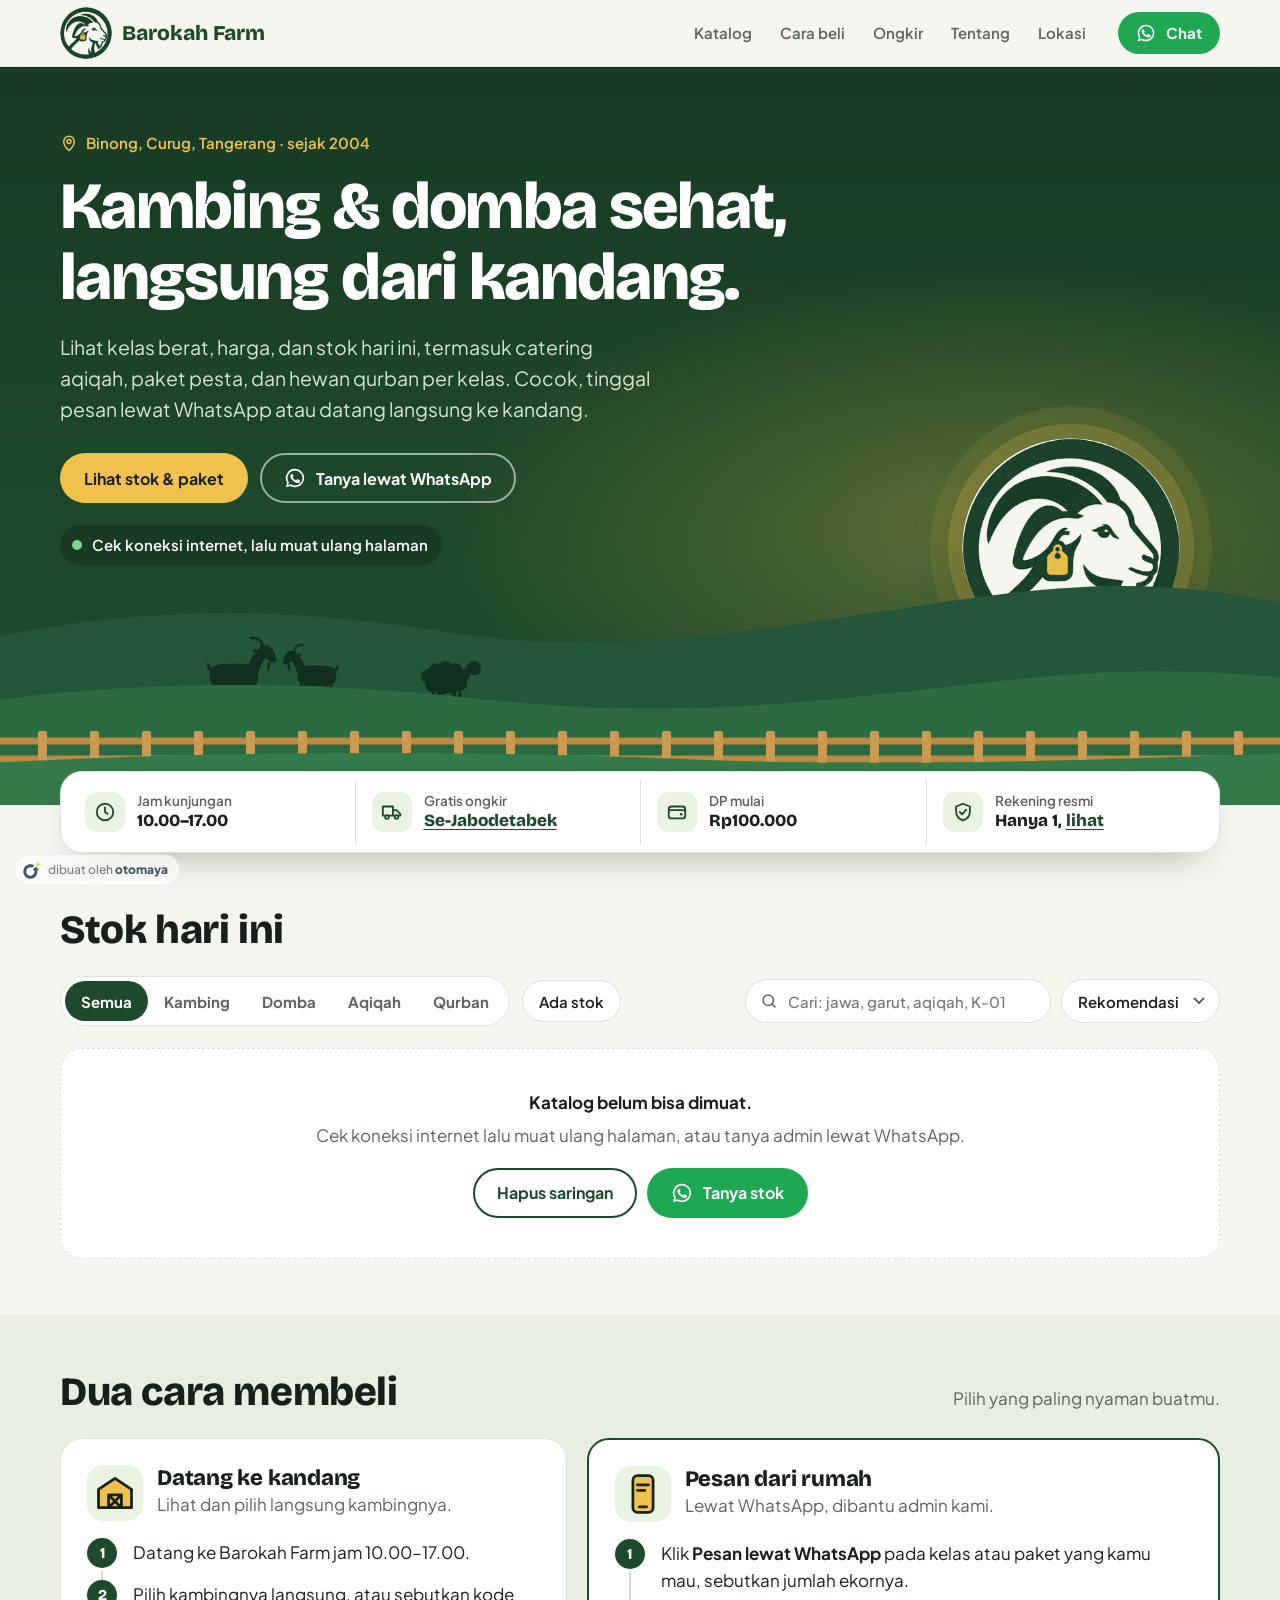
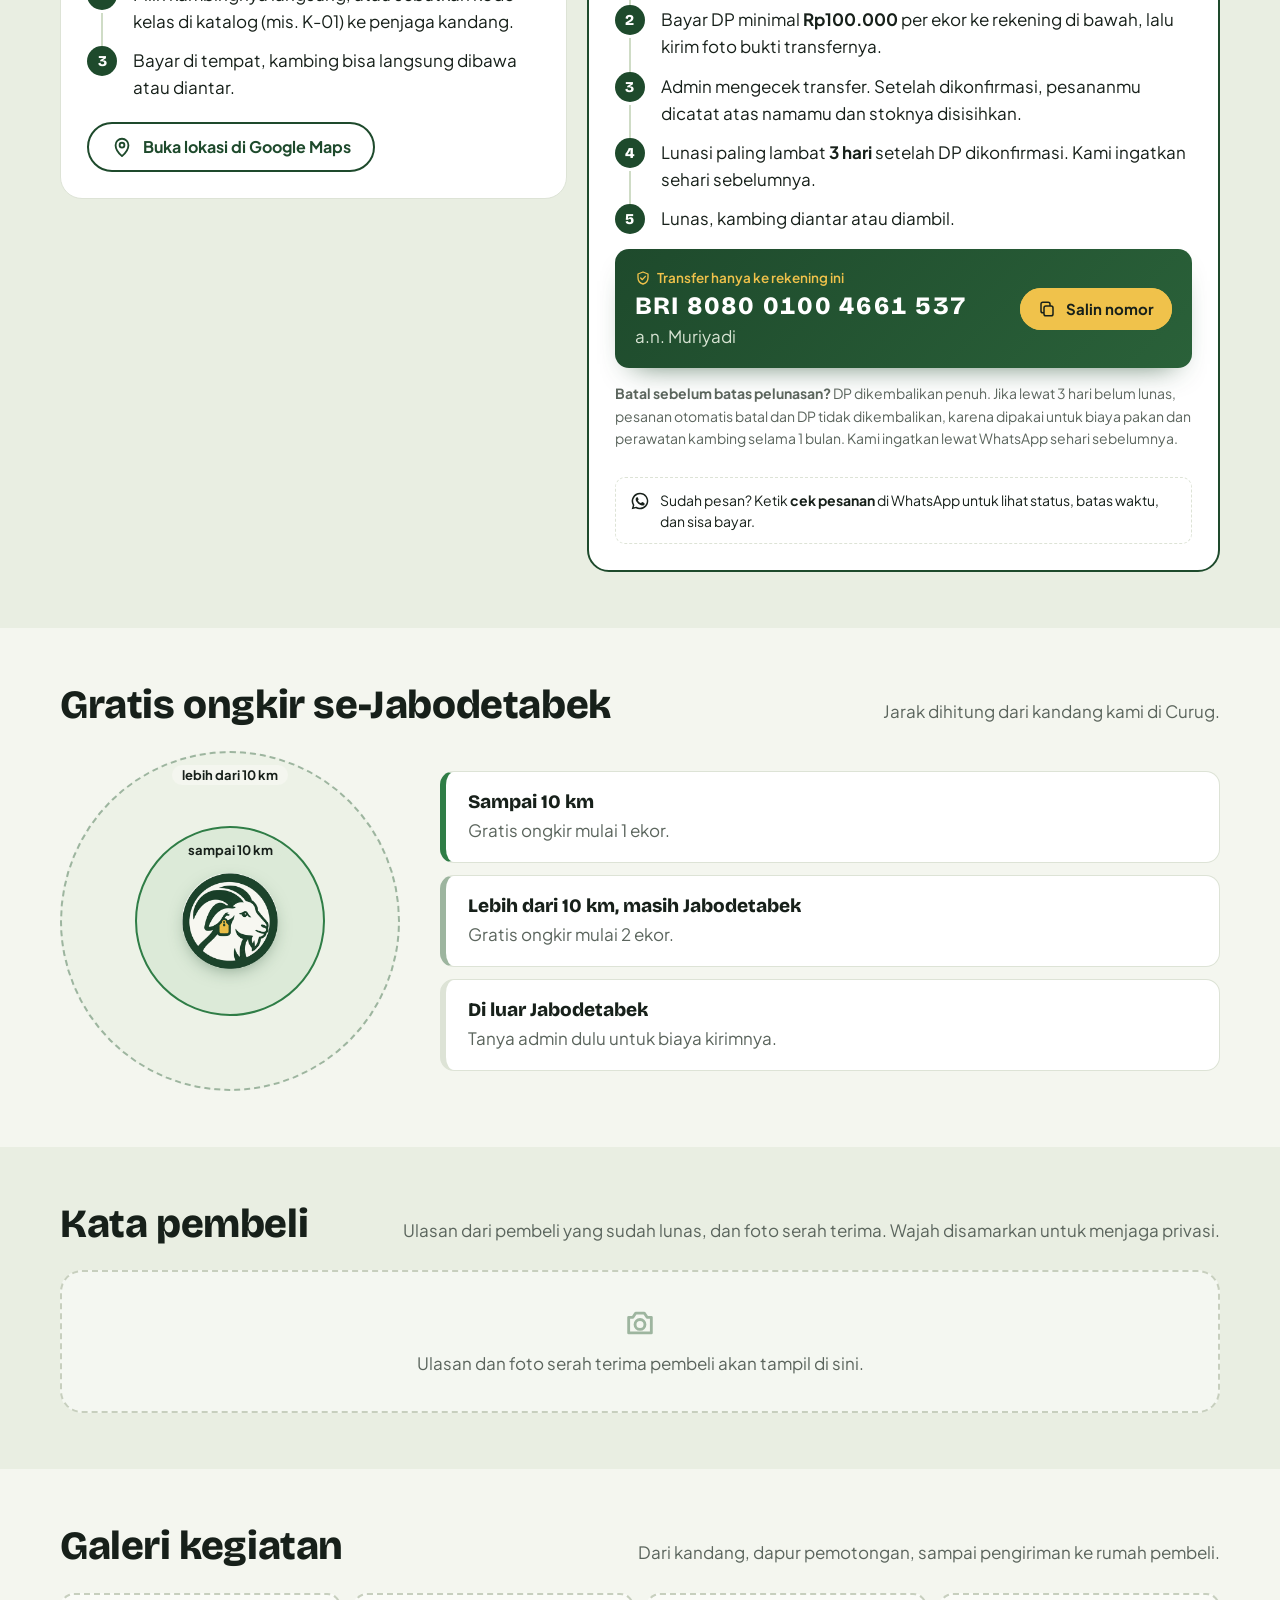
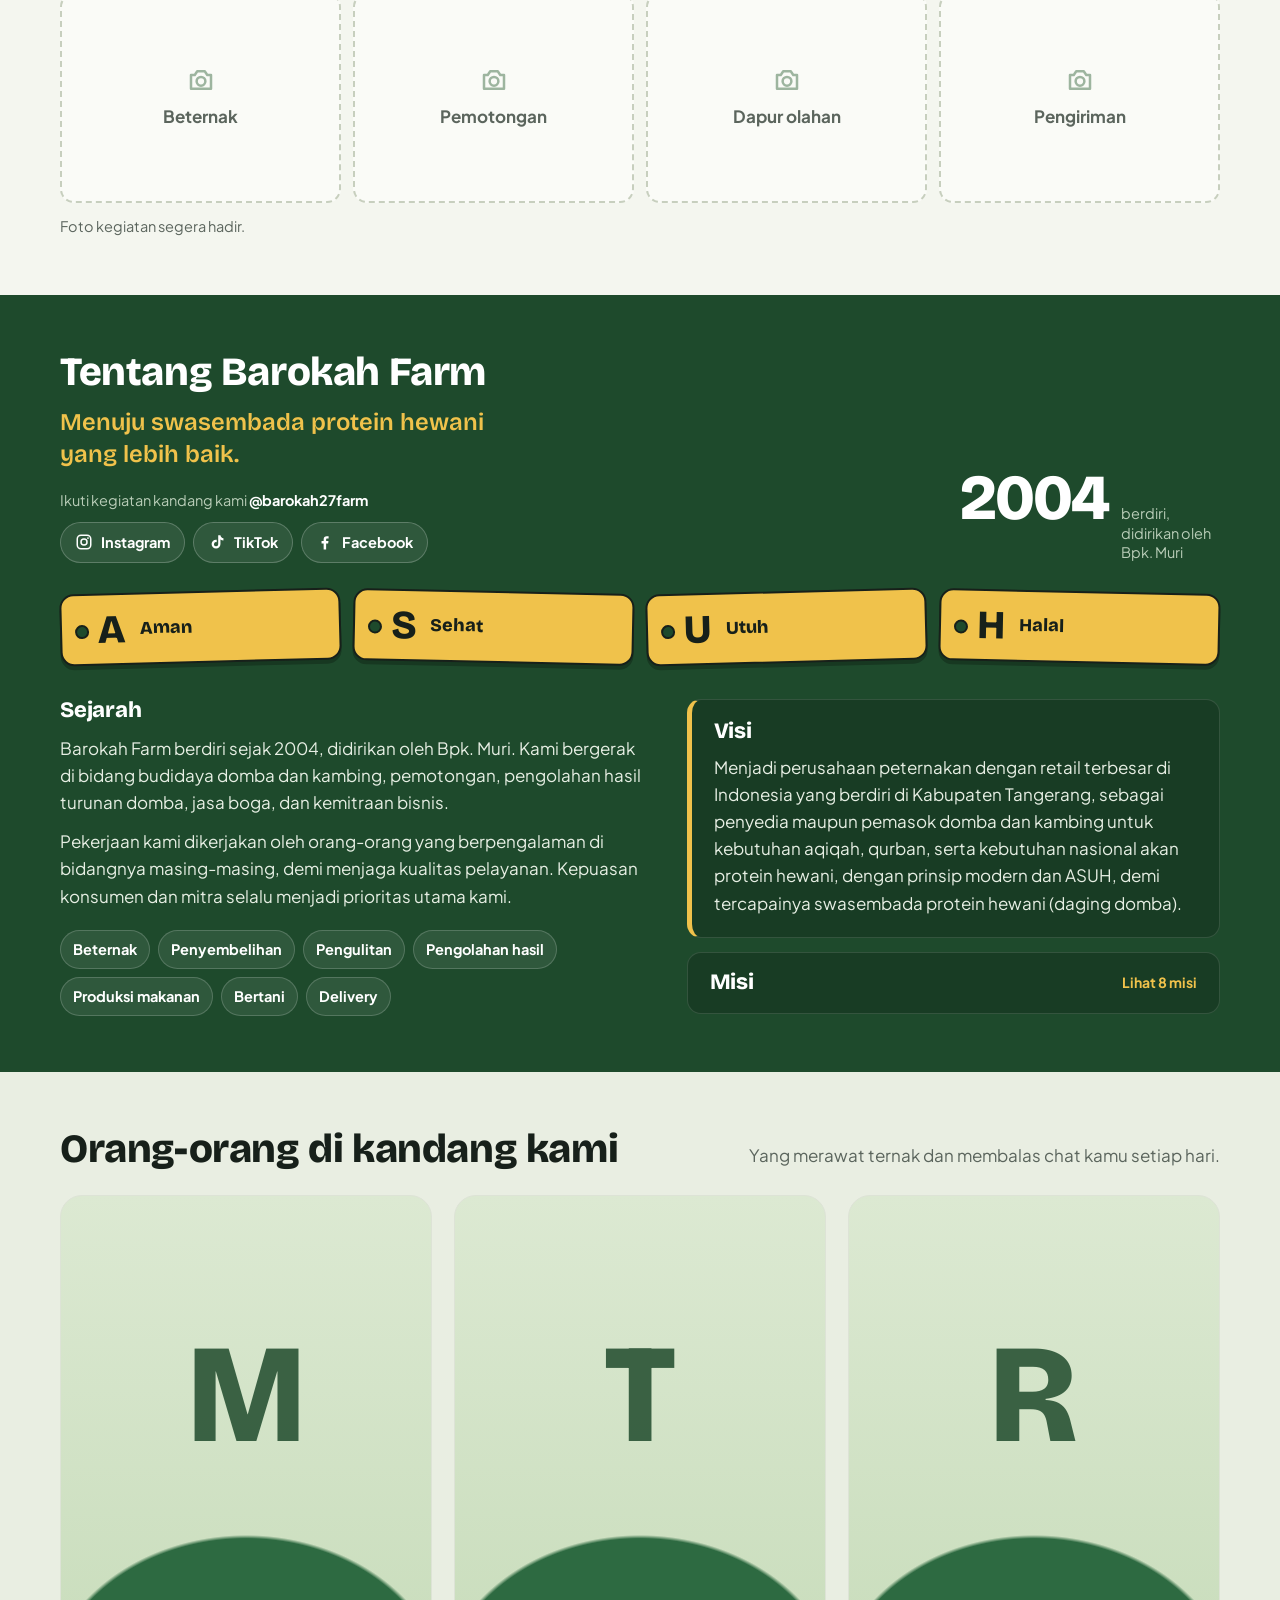
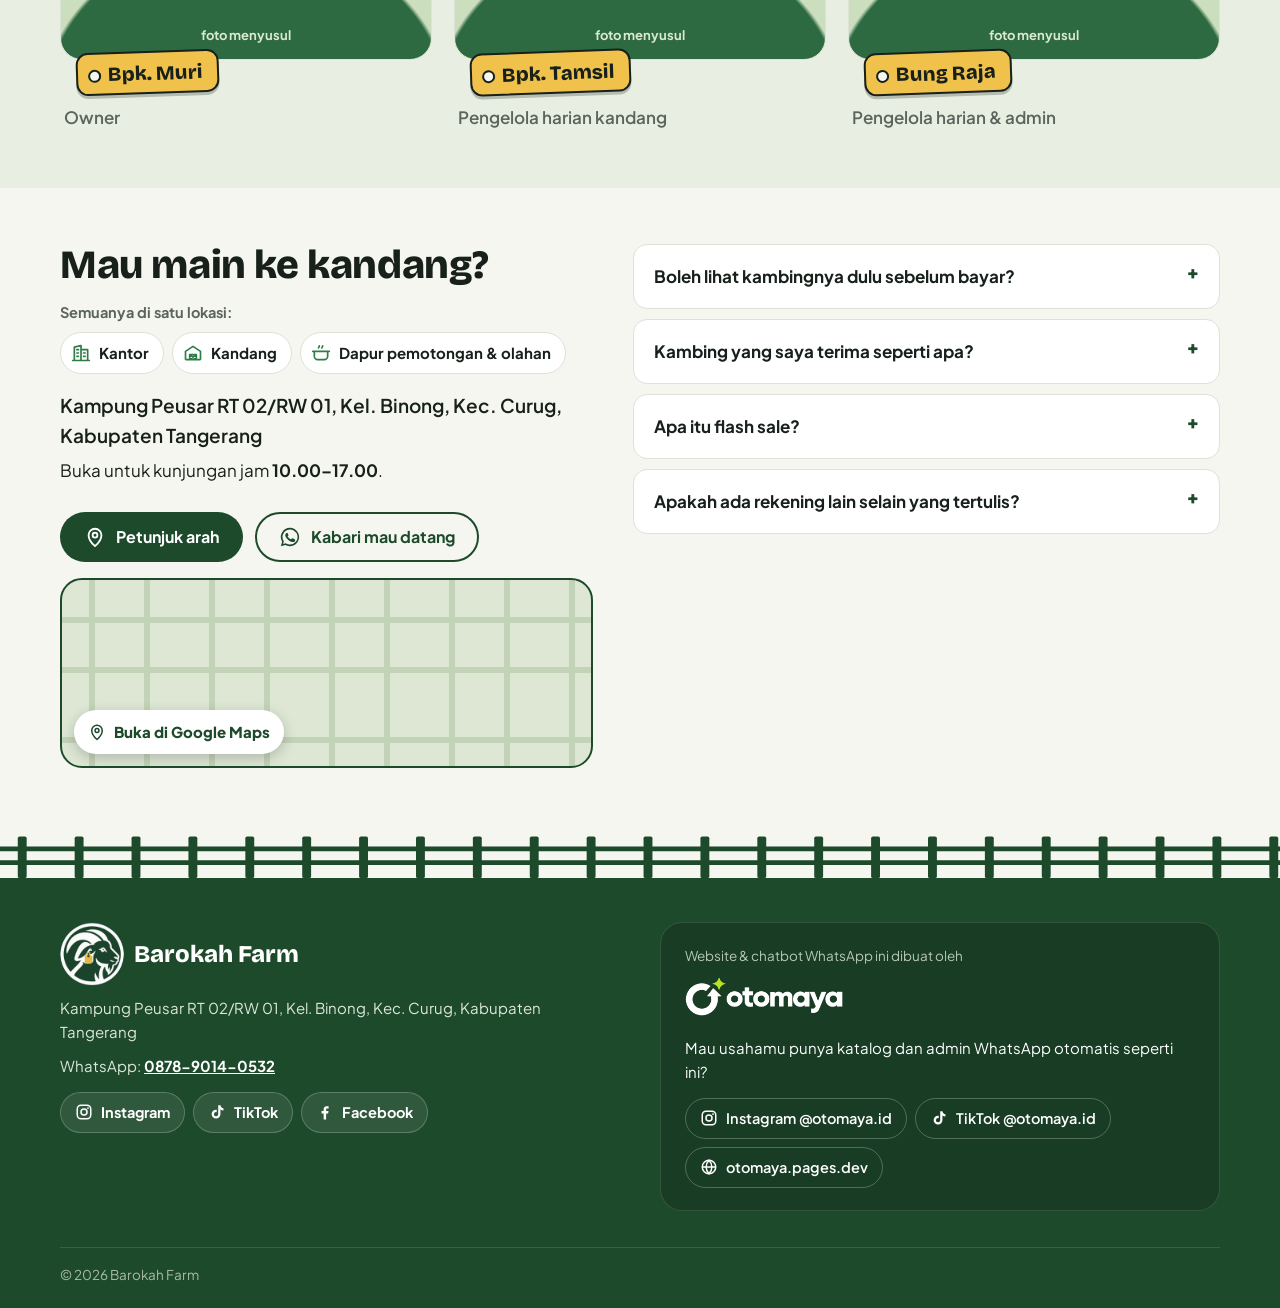
<file: katalog/index.html>
<!doctype html>
<html lang="id">
<head>
<meta charset="utf-8">
<meta name="viewport" content="width=device-width, initial-scale=1, viewport-fit=cover">
<title>Barokah Farm — Katalog Kambing & Domba, Curug Tangerang</title>
<meta name="description" content="Katalog kambing, domba, aqiqah (catering, hewan aqiqah + potong, paket pesta), dan hewan qurban Barokah Farm di Binong, Curug, Tangerang. Lihat berat, harga, dan stok, lalu pesan lewat WhatsApp. Gratis ongkir Jabodetabek.">
<meta property="og:title" content="Barokah Farm — Katalog Kambing & Domba">
<meta property="og:description" content="Lihat stok kambing & domba hari ini, lalu pesan lewat WhatsApp. Gratis ongkir Jabodetabek.">
<meta property="og:type" content="website">
<meta name="theme-color" content="#1E4A2C">
<link rel="icon" href="img/favicon-64.png" type="image/png">
<link rel="apple-touch-icon" href="img/apple-touch-icon.png">
<link rel="manifest" href="manifest.webmanifest">
<meta name="apple-mobile-web-app-title" content="Barokah Farm">
<meta name="mobile-web-app-capable" content="yes">
<meta property="og:url" content="https://barokahfarm.pages.dev/">
<meta property="og:image" content="https://barokahfarm.pages.dev/img/og.jpg">
<meta property="og:image:width" content="1200">
<meta property="og:image:height" content="630">
<meta name="twitter:card" content="summary_large_image">
<link rel="canonical" href="https://barokahfarm.pages.dev/">
<link rel="preconnect" href="https://fonts.googleapis.com">
<link rel="preconnect" href="https://fonts.gstatic.com" crossorigin>
<link href="https://fonts.googleapis.com/css2?family=Bricolage+Grotesque:opsz,wght@12..96,600;12..96,800&family=Plus+Jakarta+Sans:wght@400;500;600;700;800&display=swap" rel="stylesheet">
<link rel="stylesheet" href="style.css">
<script type="application/ld+json">
{"@context":"https://schema.org","@type":"LocalBusiness","name":"Barokah Farm","description":"Peternakan kambing dan domba di Binong, Curug, Tangerang: penjualan per kelas berat, catering aqiqah, hewan aqiqah, paket pesta, dan hewan qurban per kelas. Prinsip ASUH (Aman, Sehat, Utuh, Halal).","url":"https://barokahfarm.pages.dev/","logo":"https://barokahfarm.pages.dev/img/icon-512.png","image":"https://barokahfarm.pages.dev/img/og.jpg","telephone":"+6287890140532","foundingDate":"2004","founder":{"@type":"Person","name":"Muri"},"address":{"@type":"PostalAddress","streetAddress":"Kampung Peusar RT 02/RW 01, Kel. Binong","addressLocality":"Curug","addressRegion":"Banten","postalCode":"15810","addressCountry":"ID"},"hasMap":"https://maps.app.goo.gl/LSNuAis26oHkBoNE7","sameAs":["https://www.instagram.com/barokah27farm/","https://www.tiktok.com/@barokah27farm","https://web.facebook.com/profile.php?id=61595570909122"]}
</script>
</head>
<body>

<header class="top">
  <div class="wrap top-in">
    <a class="brand" href="#" aria-label="Barokah Farm, ke atas">
      <img class="brand-ic" src="img/logo-bf.png" alt="" width="52" height="52" fetchpriority="high">
      <span>Barokah Farm</span>
    </a>
    <nav class="nav" aria-label="Menu">
      <a href="#katalog">Katalog</a>
      <a href="#cara-beli">Cara beli</a>
      <a href="#ongkir">Ongkir</a>
      <a href="#tentang">Tentang</a>
      <a href="#lokasi">Lokasi</a>
    </nav>
    <a class="btn btn-wa btn-sm js-wa" data-msg="umum" href="#" target="_blank" rel="noopener">
      <svg aria-hidden="true"><use href="#ic-wa"/></svg><span>Chat</span>
    </a>
  </div>
</header>

<main>
  <section class="hero">
    <div class="wrap hero-in">
      <div class="hero-copy">
        <p class="hero-place"><svg aria-hidden="true"><use href="#ic-pin"/></svg>Binong, Curug, Tangerang · sejak 2004</p>
        <h1>Kambing &amp; domba sehat, <br>langsung dari kandang.</h1>
        <p class="lead">Lihat kelas berat, harga, dan stok hari ini, termasuk catering aqiqah, paket pesta, dan hewan qurban per kelas. Cocok, tinggal pesan lewat WhatsApp atau datang langsung ke kandang.</p>
        <div class="hero-cta">
          <a class="btn btn-straw" href="#katalog">Lihat stok &amp; paket</a>
          <a class="btn btn-line js-wa" data-msg="umum" href="#" target="_blank" rel="noopener">
            <svg aria-hidden="true"><use href="#ic-wa"/></svg>Tanya lewat WhatsApp
          </a>
        </div>
        <p class="live" id="live" aria-live="polite"><span class="dot"></span><span id="live-text">Memuat stok…</span></p>
      </div>
    </div>
    <div class="scene" aria-hidden="true">
      <div class="sun"><img src="img/logo-bf.png" alt="" width="320" height="320"></div>
      <svg class="hills" viewBox="0 0 1440 300" preserveAspectRatio="xMidYMax slice">
        <defs>
          <symbol id="sil-goat" viewBox="0 0 400 300"><path d="M136 164C124 156 120 144 124 132C132 138 138 148 140 158ZM258 156C262 128 276 104 296 92L322 108C310 126 300 146 292 174ZM132 170C130 146 156 136 196 136C236 136 262 134 280 146C296 157 298 192 286 206C266 224 176 226 146 212C134 205 132 188 132 170ZM292 92C298 76 318 70 332 78C344 85 352 104 354 118C356 128 348 134 340 132C332 130 326 122 320 116C310 108 298 104 292 92ZM336 130C336 144 332 156 326 162C322 152 322 140 326 130Z"/><rect x="148" y="196" width="13" height="60" rx="6"/><rect x="170" y="200" width="13" height="56" rx="6"/><rect x="250" y="200" width="13" height="56" rx="6"/><rect x="270" y="196" width="13" height="60" rx="6"/><ellipse cx="298" cy="104" rx="26" ry="8.5" transform="rotate(38 298 104)"/><path d="M310 82C306 58 290 46 270 50" fill="none" stroke="currentColor" stroke-width="9" stroke-linecap="round"/></symbol>
          <symbol id="sil-sheep" viewBox="0 0 400 300"><circle cx="150" cy="168" r="30"/><circle cx="178" cy="146" r="30"/><circle cx="214" cy="140" r="31"/><circle cx="250" cy="146" r="30"/><circle cx="276" cy="166" r="28"/><circle cx="270" cy="194" r="27"/><circle cx="238" cy="206" r="28"/><circle cx="200" cy="208" r="29"/><circle cx="164" cy="200" r="28"/><ellipse cx="212" cy="178" rx="78" ry="38"/><path d="M282 152C288 132 300 116 312 112L330 136C322 150 310 162 296 172ZM300 122C306 106 330 102 342 116C352 128 352 150 340 160C328 168 310 162 304 150C300 142 298 132 300 122Z"/><rect x="160" y="196" width="12" height="60" rx="6"/><rect x="182" y="200" width="12" height="56" rx="6"/><rect x="242" y="200" width="12" height="56" rx="6"/><rect x="262" y="196" width="12" height="60" rx="6"/></symbol>
        </defs>
        <path class="h-far" d="M0 150C170 104 330 96 520 126S860 120 1060 92 1330 96 1440 112V300H0Z"/>
        <g class="herd">
          <use href="#sil-goat" x="250" y="118" width="120" height="90"/>
          <use href="#sil-goat" x="352" y="128" width="96" height="72" transform="translate(800 0) scale(-1 1)"/>
          <use href="#sil-sheep" x="470" y="128" width="104" height="78"/>
        </g>
        <path class="h-mid" d="M0 206C180 176 360 172 560 194S900 196 1080 176 1340 172 1440 180V300H0Z"/>
        <g class="fence">
          <path d="M0 236H1440M0 254H1440" stroke-width="7"/>
          <g class="posts"><rect x="14" y="226" width="9" height="40" rx="2"/><rect x="66" y="226" width="9" height="40" rx="2"/><rect x="118" y="226" width="9" height="40" rx="2"/><rect x="170" y="226" width="9" height="40" rx="2"/><rect x="222" y="226" width="9" height="40" rx="2"/><rect x="274" y="226" width="9" height="40" rx="2"/><rect x="326" y="226" width="9" height="40" rx="2"/><rect x="378" y="226" width="9" height="40" rx="2"/><rect x="430" y="226" width="9" height="40" rx="2"/><rect x="482" y="226" width="9" height="40" rx="2"/><rect x="534" y="226" width="9" height="40" rx="2"/><rect x="586" y="226" width="9" height="40" rx="2"/><rect x="638" y="226" width="9" height="40" rx="2"/><rect x="690" y="226" width="9" height="40" rx="2"/><rect x="742" y="226" width="9" height="40" rx="2"/><rect x="794" y="226" width="9" height="40" rx="2"/><rect x="846" y="226" width="9" height="40" rx="2"/><rect x="898" y="226" width="9" height="40" rx="2"/><rect x="950" y="226" width="9" height="40" rx="2"/><rect x="1002" y="226" width="9" height="40" rx="2"/><rect x="1054" y="226" width="9" height="40" rx="2"/><rect x="1106" y="226" width="9" height="40" rx="2"/><rect x="1158" y="226" width="9" height="40" rx="2"/><rect x="1210" y="226" width="9" height="40" rx="2"/><rect x="1262" y="226" width="9" height="40" rx="2"/><rect x="1314" y="226" width="9" height="40" rx="2"/><rect x="1366" y="226" width="9" height="40" rx="2"/><rect x="1418" y="226" width="9" height="40" rx="2"/></g>
        </g>
        <path class="h-near" d="M0 262C240 246 520 244 760 254S1240 252 1440 246V300H0Z"/>
      </svg>
    </div>
  </section>

  <div class="wrap facts-wrap">
    <ul class="facts" aria-label="Info singkat">
      <li><svg aria-hidden="true"><use href="#ic-clock"/></svg><div><b>Jam kunjungan</b><span id="f-jam"></span></div></li>
      <li><svg aria-hidden="true"><use href="#ic-truck"/></svg><div><b>Gratis ongkir</b><span><a href="#ongkir">Se-Jabodetabek</a></span></div></li>
      <li><svg aria-hidden="true"><use href="#ic-wallet"/></svg><div><b>DP mulai</b><span id="f-dp"></span></div></li>
      <li><svg aria-hidden="true"><use href="#ic-shield"/></svg><div><b>Rekening resmi</b><span>Hanya 1, <a href="#rekening">lihat</a></span></div></li>
    </ul>
  </div>

  <div class="wrap">
    <div class="notice" id="notice-contoh" hidden>
      <b>Ini data contoh.</b> Stok asli akan muncul otomatis setelah katalog disambungkan ke sistem.
    </div>
    <div class="kurban" id="banner-kurban" hidden>
      <svg aria-hidden="true"><use href="#ic-moon"/></svg>
      <div><b>Musim kurban.</b> Kambing dan domba berlabel <em>Layak kurban</em> sudah cukup umur untuk kurban.</div>
    </div>
  </div>

  <section id="katalog" class="sec">
    <div class="wrap">
      <div class="sec-head">
        <h2>Stok hari ini</h2>
        <p class="muted" id="updated"></p>
      </div>

      <div class="filters" role="group" aria-label="Saring katalog">
        <div class="seg-scroll">
          <div class="seg" role="radiogroup" aria-label="Kategori">
            <button type="button" role="radio" aria-checked="true" data-kat="">Semua</button>
            <button type="button" role="radio" aria-checked="false" data-kat="Kambing">Kambing</button>
            <button type="button" role="radio" aria-checked="false" data-kat="Domba">Domba</button>
            <button type="button" role="radio" aria-checked="false" data-kat="Aqiqah">Aqiqah</button>
            <button type="button" role="radio" aria-checked="false" data-kat="Qurban">Qurban</button>
          </div>
        </div>
        <div class="chips">
          <button type="button" class="chip chip-flash" aria-pressed="false" id="chip-flash" hidden><svg aria-hidden="true"><use href="#ic-bolt"/></svg>Flash sale</button>
          <button type="button" class="chip" aria-pressed="false" id="chip-ada">Ada stok</button>
          <button type="button" class="chip" aria-pressed="false" id="chip-kurban" hidden>Layak kurban</button>
        </div>
        <div class="filter-right">
          <label class="search">
            <span class="sr">Cari di katalog</span>
            <svg aria-hidden="true"><use href="#ic-search"/></svg>
            <input id="q" type="search" inputmode="search" placeholder="Cari: jawa, garut, aqiqah, K-01" autocomplete="off">
          </label>
          <label class="sort">
            <span class="sr">Urutkan</span>
            <select id="sort">
              <option value="urut">Rekomendasi</option>
              <option value="murah">Termurah</option>
              <option value="mahal">Termahal</option>
              <option value="rating">Rating terbaik</option>
            </select>
          </label>
        </div>
      </div>

      <div id="grid" class="grid" aria-live="polite"></div>
      <div id="empty" class="empty" hidden>
        <p><b>Belum ada yang cocok dengan pilihanmu.</b></p>
        <p>Coba hapus saringan, atau tanya admin untuk stok lainnya.</p>
        <div class="empty-act">
          <button class="btn btn-ghost" type="button" id="reset">Hapus saringan</button>
          <a class="btn btn-wa js-wa" data-msg="stok" href="#" target="_blank" rel="noopener"><svg aria-hidden="true"><use href="#ic-wa"/></svg>Tanya stok</a>
        </div>
      </div>
    </div>
  </section>

  <section id="cara-beli" class="sec sec-alt">
    <div class="wrap">
      <div class="sec-head">
        <h2>Dua cara membeli</h2>
        <p class="muted">Pilih yang paling nyaman buatmu.</p>
      </div>
      <div class="ways">
        <article class="way">
          <div class="way-head"><svg class="way-ic" aria-hidden="true"><use href="#ic-barn"/></svg><div><h3>Datang ke kandang</h3>
          <p class="muted">Lihat dan pilih langsung kambingnya.</p></div></div>
          <ol class="steps">
            <li>Datang ke Barokah Farm jam <span class="js-jam"></span>.</li>
            <li>Pilih kambingnya langsung, atau sebutkan kode kelas di katalog (mis. K-01) ke penjaga kandang.</li>
            <li>Bayar di tempat, kambing bisa langsung dibawa atau diantar.</li>
          </ol>
          <a class="btn btn-ghost js-maps" href="#" target="_blank" rel="noopener"><svg aria-hidden="true"><use href="#ic-pin"/></svg>Buka lokasi di Google Maps</a>
        </article>
        <article class="way way-home">
          <div class="way-head"><svg class="way-ic" aria-hidden="true"><use href="#ic-phone"/></svg><div><h3>Pesan dari rumah</h3>
          <p class="muted">Lewat WhatsApp, dibantu admin kami.</p></div></div>
          <ol class="steps">
            <li>Klik <b>Pesan lewat WhatsApp</b> pada kelas atau paket yang kamu mau, sebutkan jumlah ekornya.</li>
            <li>Bayar DP minimal <b class="js-dp"></b> per ekor ke rekening di bawah, lalu kirim foto bukti transfernya.</li>
            <li>Admin mengecek transfer. Setelah dikonfirmasi, pesananmu dicatat atas namamu dan stoknya disisihkan.</li>
            <li>Lunasi paling lambat <b class="js-hari"></b> setelah DP dikonfirmasi. Kami ingatkan sehari sebelumnya.</li>
            <li>Lunas, kambing diantar atau diambil.</li>
          </ol>
          <div class="rek" id="rekening" tabindex="-1">
            <div class="rek-txt">
              <span class="rek-lbl"><svg aria-hidden="true"><use href="#ic-shield"/></svg>Transfer hanya ke rekening ini</span>
              <b class="rek-no" id="rek-no"></b>
              <span class="rek-nama" id="rek-nama"></span>
            </div>
            <button type="button" class="btn btn-sm btn-straw btn-copy" id="copy-rek"><svg aria-hidden="true"><use href="#ic-copy"/></svg><span>Salin nomor</span></button>
          </div>
          <p class="fine"><b>Batal sebelum batas pelunasan?</b> DP dikembalikan penuh. Jika lewat <span class="js-hari"></span> belum lunas, pesanan otomatis batal dan DP tidak dikembalikan, karena dipakai untuk biaya pakan dan perawatan kambing selama 1 bulan. Kami ingatkan lewat WhatsApp sehari sebelumnya.</p>
          <a class="cek-line js-wa" data-msg="cek" href="#" target="_blank" rel="noopener"><svg aria-hidden="true"><use href="#ic-wa"/></svg><span>Sudah pesan? Ketik <b>cek pesanan</b> di WhatsApp untuk lihat status, batas waktu, dan sisa bayar.</span></a>
        </article>
      </div>
    </div>
  </section>

  <section id="ongkir" class="sec">
    <div class="wrap">
      <div class="sec-head">
        <h2>Gratis ongkir se-Jabodetabek</h2>
        <p class="muted">Jarak dihitung dari kandang kami di Curug.</p>
      </div>
      <div class="ongkir">
        <div class="rings" aria-hidden="true">
          <div class="ring r2"><span>lebih dari 10 km</span></div>
          <div class="ring r1"><span>sampai 10 km</span></div>
          <div class="core"><img src="img/logo-bf.png" alt=""></div>
        </div>
        <ul class="rules">
          <li><b>Sampai 10 km</b><span>Gratis ongkir mulai 1 ekor.</span></li>
          <li><b>Lebih dari 10 km, masih Jabodetabek</b><span>Gratis ongkir mulai 2 ekor.</span></li>
          <li><b>Di luar Jabodetabek</b><span>Tanya admin dulu untuk biaya kirimnya.</span></li>
        </ul>
      </div>
    </div>
  </section>

  <section id="testimoni" class="sec sec-alt">
    <div class="wrap">
      <div class="sec-head">
        <h2>Kata pembeli</h2>
        <p class="muted">Ulasan dari pembeli yang sudah lunas, dan foto serah terima. Wajah disamarkan untuk menjaga privasi.</p>
      </div>
      <ul id="reviews" class="reviews" hidden></ul>
      <div id="testi" class="testi"></div>
      <p id="testi-empty" class="empty-soft" hidden><svg aria-hidden="true"><use href="#ic-camera"/></svg>Ulasan dan foto serah terima pembeli akan tampil di sini.</p>
    </div>
  </section>

  <section id="galeri" class="sec">
    <div class="wrap">
      <div class="sec-head">
        <h2>Galeri kegiatan</h2>
        <p class="muted">Dari kandang, dapur pemotongan, sampai pengiriman ke rumah pembeli.</p>
      </div>
      <div id="galeri-grid" class="gal"></div>
      <ul id="galeri-empty" class="gal gal-empty" hidden>
        <li><svg aria-hidden="true"><use href="#ic-camera"/></svg><span>Beternak</span></li>
        <li><svg aria-hidden="true"><use href="#ic-camera"/></svg><span>Pemotongan</span></li>
        <li><svg aria-hidden="true"><use href="#ic-camera"/></svg><span>Dapur olahan</span></li>
        <li><svg aria-hidden="true"><use href="#ic-camera"/></svg><span>Pengiriman</span></li>
      </ul>
      <p id="galeri-note" class="muted gal-note" hidden>Foto kegiatan segera hadir.</p>
    </div>
  </section>

  <section id="tentang" class="sec about">
    <div class="wrap">
      <div class="about-top">
        <div>
          <h2>Tentang Barokah Farm</h2>
          <p class="about-quote">Menuju swasembada protein hewani yang lebih baik.</p>
          <p class="sos-lbl">Ikuti kegiatan kandang kami <b class="js-sos-handle"></b></p>
          <ul class="sosial">
            <li><a class="js-sos-ig" href="#" target="_blank" rel="noopener"><svg aria-hidden="true"><use href="#ic-ig"/></svg><span>Instagram</span></a></li>
            <li><a class="js-sos-tt" href="#" target="_blank" rel="noopener"><svg aria-hidden="true"><use href="#ic-tt"/></svg><span>TikTok</span></a></li>
            <li><a class="js-sos-fb" href="#" target="_blank" rel="noopener"><svg aria-hidden="true"><use href="#ic-fb"/></svg><span>Facebook</span></a></li>
          </ul>
        </div>
        <p class="since"><b>2004</b><span>berdiri, didirikan oleh Bpk. Muri</span></p>
      </div>

      <ul class="asuh" aria-label="Prinsip ASUH">
        <li><b>A</b><span>Aman</span></li>
        <li><b>S</b><span>Sehat</span></li>
        <li><b>U</b><span>Utuh</span></li>
        <li><b>H</b><span>Halal</span></li>
      </ul>

      <div class="about-grid">
        <div class="about-story">
          <h3>Sejarah</h3>
          <p>Barokah Farm berdiri sejak 2004, didirikan oleh Bpk. Muri. Kami bergerak di bidang budidaya domba dan kambing, pemotongan, pengolahan hasil turunan domba, jasa boga, dan kemitraan bisnis.</p>
          <p>Pekerjaan kami dikerjakan oleh orang-orang yang berpengalaman di bidangnya masing-masing, demi menjaga kualitas pelayanan. Kepuasan konsumen dan mitra selalu menjadi prioritas utama kami.</p>
          <ol class="chain" aria-label="Yang kami kerjakan, dari kandang sampai ke rumah">
            <li>Beternak</li><li>Penyembelihan</li><li>Pengulitan</li><li>Pengolahan hasil</li><li>Produksi makanan</li><li>Bertani</li><li>Delivery</li>
          </ol>
        </div>
        <div class="about-vm">
          <div class="visi">
            <h3>Visi</h3>
            <p>Menjadi perusahaan peternakan dengan retail terbesar di Indonesia yang berdiri di Kabupaten Tangerang, sebagai penyedia maupun pemasok domba dan kambing untuk kebutuhan aqiqah, qurban, serta kebutuhan nasional akan protein hewani, dengan prinsip modern dan ASUH, demi tercapainya swasembada protein hewani (daging domba).</p>
          </div>
          <details class="misi">
            <summary><h3>Misi</h3><span class="misi-more">Lihat 8 misi</span></summary>
            <ul>
              <li>Menyediakan bahan pangan asal ternak berbasis domba dan kambing yang bermutu tinggi, halal, dan terjangkau.</li>
              <li>Menjadi jembatan kesejahteraan untuk peternak dan petani Indonesia.</li>
              <li>Menerapkan peternakan terpadu dan berkelanjutan dengan kaidah good farming practice.</li>
              <li>Memelihara ternak dengan menjunjung tinggi kesehatan hewan, animal welfare, dan asas halal.</li>
              <li>Meningkatkan efektivitas manajemen dan terus memodernisasi tata niaga peternakan domba serta pengolahan hasil ternak.</li>
              <li>Menjalin kerja sama yang saling menguntungkan dengan semua pihak, dengan koordinasi sebaik mungkin.</li>
              <li>Memiliki kemampuan teruji di bidang peternakan dan pengelolaan pangan asal ternak.</li>
              <li>Meningkatkan kesejahteraan pegawai melalui produktivitas.</li>
            </ul>
          </details>
        </div>
      </div>
    </div>
  </section>

  <section id="tim" class="sec sec-alt">
    <div class="wrap">
      <div class="sec-head">
        <h2>Orang-orang di kandang kami</h2>
        <p class="muted">Yang merawat ternak dan membalas chat kamu setiap hari.</p>
      </div>
      <ul id="tim-grid" class="tim"></ul>
    </div>
  </section>

  <section id="lokasi" class="sec">
    <div class="wrap lokasi">
      <div>
        <h2>Mau main ke kandang?</h2>
        <p class="lok-isi-lbl">Semuanya di satu lokasi:</p>
        <ul class="lok-isi" id="lok-isi"></ul>
        <p class="addr" id="alamat"></p>
        <p>Buka untuk kunjungan jam <b class="js-jam"></b>.</p>
        <div class="hero-cta">
          <a class="btn btn-main js-maps" href="#" target="_blank" rel="noopener"><svg aria-hidden="true"><use href="#ic-pin"/></svg>Petunjuk arah</a>
          <a class="btn btn-ghost js-wa" data-msg="kunjung" href="#" target="_blank" rel="noopener"><svg aria-hidden="true"><use href="#ic-wa"/></svg>Kabari mau datang</a>
        </div>
        <a class="map-card js-maps" href="#" target="_blank" rel="noopener" aria-label="Buka lokasi Barokah Farm di Google Maps">
          <span class="map-frame" id="map-frame"></span>
          <span class="map-cta"><svg aria-hidden="true"><use href="#ic-pin"/></svg>Buka di Google Maps</span>
        </a>
      </div>
      <div class="faq">
        <details>
          <summary>Boleh lihat kambingnya dulu sebelum bayar?</summary>
          <p>Boleh. Datang saja ke kandang jam <span class="js-jam"></span> dan pilih langsung.</p>
        </details>
        <details>
          <summary>Kambing yang saya terima seperti apa?</summary>
          <p>Katalog dibagi per kelas berat, misalnya Kambing Jawa 20–25 kg. Kambing yang disiapkan beratnya masuk rentang kelas itu. Mau pilih sendiri ekornya? Datang ke kandang atau minta foto/video ke admin sebelum DP.</p>
        </details>
        <details>
          <summary>Apa itu flash sale?</summary>
          <p>Harga khusus untuk kelas tertentu dalam waktu terbatas. Harga flash berlaku untuk pesanan yang masuk sebelum hitung mundurnya habis.</p>
        </details>
        <details>
          <summary>Apakah ada rekening lain selain yang tertulis?</summary>
          <p>Tidak. Pembayaran hanya ke <span class="js-rek"></span>. Jika ada yang meminta transfer ke rekening lain atas nama Barokah Farm, abaikan dan kabari kami.</p>
        </details>
      </div>
    </div>
  </section>
</main>

<div class="foot-fence" aria-hidden="true">
  <svg viewBox="0 0 1440 60" preserveAspectRatio="none"><path d="M0 22H1440M0 40H1440" stroke="#1E4A2C" stroke-width="6"/><rect x="20" y="6" width="10" height="54" rx="2" fill="#1E4A2C"/><rect x="84" y="6" width="10" height="54" rx="2" fill="#1E4A2C"/><rect x="148" y="6" width="10" height="54" rx="2" fill="#1E4A2C"/><rect x="212" y="6" width="10" height="54" rx="2" fill="#1E4A2C"/><rect x="276" y="6" width="10" height="54" rx="2" fill="#1E4A2C"/><rect x="340" y="6" width="10" height="54" rx="2" fill="#1E4A2C"/><rect x="404" y="6" width="10" height="54" rx="2" fill="#1E4A2C"/><rect x="468" y="6" width="10" height="54" rx="2" fill="#1E4A2C"/><rect x="532" y="6" width="10" height="54" rx="2" fill="#1E4A2C"/><rect x="596" y="6" width="10" height="54" rx="2" fill="#1E4A2C"/><rect x="660" y="6" width="10" height="54" rx="2" fill="#1E4A2C"/><rect x="724" y="6" width="10" height="54" rx="2" fill="#1E4A2C"/><rect x="788" y="6" width="10" height="54" rx="2" fill="#1E4A2C"/><rect x="852" y="6" width="10" height="54" rx="2" fill="#1E4A2C"/><rect x="916" y="6" width="10" height="54" rx="2" fill="#1E4A2C"/><rect x="980" y="6" width="10" height="54" rx="2" fill="#1E4A2C"/><rect x="1044" y="6" width="10" height="54" rx="2" fill="#1E4A2C"/><rect x="1108" y="6" width="10" height="54" rx="2" fill="#1E4A2C"/><rect x="1172" y="6" width="10" height="54" rx="2" fill="#1E4A2C"/><rect x="1236" y="6" width="10" height="54" rx="2" fill="#1E4A2C"/><rect x="1300" y="6" width="10" height="54" rx="2" fill="#1E4A2C"/><rect x="1364" y="6" width="10" height="54" rx="2" fill="#1E4A2C"/><rect x="1428" y="6" width="10" height="54" rx="2" fill="#1E4A2C"/></svg>
</div>
<footer class="foot">
  <div class="wrap foot-in">
    <div class="foot-farm">
      <a class="brand brand-light" href="#"><img class="brand-ic brand-ic-lg" src="img/logo-bf-dark.png" alt="" width="64" height="64"><span>Barokah Farm</span></a>
      <p id="foot-alamat"></p>
      <p>WhatsApp: <a class="js-wa" data-msg="umum" href="#" target="_blank" rel="noopener" id="foot-wa"></a></p>
      <ul class="sosial sosial-foot">
            <li><a class="js-sos-ig" href="#" target="_blank" rel="noopener"><svg aria-hidden="true"><use href="#ic-ig"/></svg><span>Instagram</span></a></li>
            <li><a class="js-sos-tt" href="#" target="_blank" rel="noopener"><svg aria-hidden="true"><use href="#ic-tt"/></svg><span>TikTok</span></a></li>
            <li><a class="js-sos-fb" href="#" target="_blank" rel="noopener"><svg aria-hidden="true"><use href="#ic-fb"/></svg><span>Facebook</span></a></li>
          </ul>
    </div>
    <div class="credit" id="credit">
      <p class="credit-label">Website &amp; chatbot WhatsApp ini dibuat oleh</p>
      <a class="credit-logo js-oto-web" href="#" target="_blank" rel="noopener"><img src="img/otomaya-white.png" alt="Otomaya" width="180" height="46"></a>
      <p class="credit-desc">Mau usahamu punya katalog dan admin WhatsApp otomatis seperti ini?</p>
      <ul class="social">
        <li><a class="js-oto-ig" href="#" target="_blank" rel="noopener"><svg aria-hidden="true"><use href="#ic-ig"/></svg><span class="js-oto-ig-h"></span></a></li>
        <li><a class="js-oto-tt" href="#" target="_blank" rel="noopener"><svg aria-hidden="true"><use href="#ic-tt"/></svg><span class="js-oto-tt-h"></span></a></li>
        <li><a class="js-oto-web" href="#" target="_blank" rel="noopener"><svg aria-hidden="true"><use href="#ic-web"/></svg><span>otomaya.pages.dev</span></a></li>
      </ul>
    </div>
  </div>
  <div class="wrap foot-bot"><span>© <span id="yr"></span> Barokah Farm</span></div>
</footer>

<a class="oto-badge js-oto-web" id="oto-badge" href="#" target="_blank" rel="noopener" aria-label="Dibuat oleh Otomaya, buka situs Otomaya">
  <img src="img/otomaya-mark.png" alt="" width="18" height="18"><span>dibuat oleh <b>otomaya</b></span>
</a>

<dialog id="lightbox" class="lightbox" aria-label="Foto kegiatan">
  <button class="x" type="button" id="lb-close" aria-label="Tutup">×</button>
  <figure><img id="lb-img" alt=""><figcaption id="lb-cap"></figcaption></figure>
</dialog>

<dialog id="detail" class="sheet" aria-labelledby="d-title">
  <div class="sheet-in">
    <button class="x" type="button" id="d-close" aria-label="Tutup">×</button>
    <div class="d-media" id="d-media"></div>
    <div class="d-body">
      <div class="d-top"><span class="tag" id="d-tag"></span><span class="kat" id="d-kat"></span></div>
      <h3 id="d-title"></h3>
      <p class="d-note" id="d-desc" hidden></p>
      <dl class="specs" id="d-specs"></dl>
      <div id="d-rating"></div>
      <div id="d-opsi"></div>
      <div class="qty" id="d-qty" hidden>
        <span class="qty-lbl">Jumlah</span>
        <button type="button" id="q-min" aria-label="Kurangi">−</button>
        <output id="q-n" aria-live="polite">1</output>
        <button type="button" id="q-plus" aria-label="Tambah">+</button>
        <span id="q-unit">ekor</span>
      </div>
      <div id="d-price"></div>
      <div id="d-btn"></div>
      <p class="fine" id="d-fine"></p>
      <div id="d-rev"></div>
    </div>
  </div>
</dialog>

<a class="fab js-wa" data-msg="umum" href="#" target="_blank" rel="noopener" aria-label="Chat admin lewat WhatsApp"><svg aria-hidden="true"><use href="#ic-wa"/></svg><span>Chat admin</span></a>

<div class="toast" id="toast" role="status" aria-live="polite"></div>

<svg width="0" height="0" style="position:absolute" aria-hidden="true">
  <symbol id="ic-tag" viewBox="0 0 48 48"><path fill="#F0C24B" stroke="currentColor" stroke-width="3" d="M24 4c6 0 11 4.5 11 10v4l5 6v16a4 4 0 0 1-4 4H12a4 4 0 0 1-4-4V24l5-6v-4C13 8.5 18 4 24 4Z"/><circle cx="24" cy="13" r="3.2" fill="currentColor"/><path d="M15 31h18M15 37h11" stroke="currentColor" stroke-width="3" stroke-linecap="round"/></symbol>
  <symbol id="ic-wa" viewBox="0 0 24 24"><path fill="currentColor" d="M12 2a10 10 0 0 0-8.6 15.1L2 22l5-1.3A10 10 0 1 0 12 2Zm0 18.2a8.2 8.2 0 0 1-4.2-1.2l-.3-.2-3 .8.8-2.9-.2-.3A8.2 8.2 0 1 1 12 20.2Zm4.5-6.1c-.2-.1-1.5-.7-1.7-.8-.2-.1-.4-.1-.6.1l-.8 1c-.1.2-.3.2-.5.1a6.7 6.7 0 0 1-3.3-2.9c-.3-.4.2-.4.7-1.4.1-.2 0-.3 0-.4l-.8-1.8c-.2-.5-.4-.4-.6-.4h-.5a1 1 0 0 0-.7.3 3 3 0 0 0-.9 2.2 5.2 5.2 0 0 0 1.1 2.7 11.9 11.9 0 0 0 4.6 4c1.7.7 2.4.8 3.2.7.5-.1 1.5-.6 1.8-1.2.2-.6.2-1.1.1-1.2l-.5-.4Z"/></symbol>
  <symbol id="ic-pin" viewBox="0 0 24 24"><path fill="none" stroke="currentColor" stroke-width="2" stroke-linejoin="round" d="M12 22s7-6.2 7-12a7 7 0 0 0-14 0c0 5.8 7 12 7 12Z"/><circle cx="12" cy="10" r="2.6" fill="none" stroke="currentColor" stroke-width="2"/></symbol>
  <symbol id="ic-search" viewBox="0 0 24 24"><circle cx="11" cy="11" r="7" fill="none" stroke="currentColor" stroke-width="2"/><path d="m20 20-3.5-3.5" stroke="currentColor" stroke-width="2" stroke-linecap="round"/></symbol>
  <symbol id="ic-moon" viewBox="0 0 24 24"><path fill="currentColor" d="M20 15.5A8.5 8.5 0 0 1 8.5 4a8.5 8.5 0 1 0 11.5 11.5Z"/></symbol>
  <symbol id="ic-ig" viewBox="0 0 24 24"><rect x="3" y="3" width="18" height="18" rx="5" fill="none" stroke="currentColor" stroke-width="2"/><circle cx="12" cy="12" r="4" fill="none" stroke="currentColor" stroke-width="2"/><circle cx="17.3" cy="6.7" r="1.2" fill="currentColor"/></symbol>
  <symbol id="ic-tt" viewBox="0 0 24 24"><path fill="currentColor" d="M16.6 3c.4 2.2 1.8 3.7 4 3.9v3.1a7.4 7.4 0 0 1-4-1.3v6.1a5.9 5.9 0 1 1-5.9-5.9c.3 0 .6 0 .9.1v3.2a2.8 2.8 0 1 0 2 2.7V3h3Z"/></symbol>
  <symbol id="ic-fb" viewBox="0 0 24 24"><path fill="currentColor" d="M13.5 22v-8h2.7l.4-3.2h-3.1V8.8c0-.9.3-1.5 1.6-1.5h1.7V4.4c-.3 0-1.3-.1-2.5-.1-2.5 0-4.1 1.5-4.1 4.2v2.3H7.4V14h2.8v8h3.3Z"/></symbol>
  <symbol id="ic-web" viewBox="0 0 24 24"><circle cx="12" cy="12" r="9" fill="none" stroke="currentColor" stroke-width="2"/><path d="M3 12h18M12 3c2.5 2.6 3.8 5.6 3.8 9s-1.3 6.4-3.8 9c-2.5-2.6-3.8-5.6-3.8-9S9.5 5.6 12 3Z" fill="none" stroke="currentColor" stroke-width="2"/></symbol>
  <symbol id="ic-clock" viewBox="0 0 24 24"><circle cx="12" cy="12" r="9" fill="none" stroke="currentColor" stroke-width="2"/><path d="M12 7v5l3 2" fill="none" stroke="currentColor" stroke-width="2" stroke-linecap="round"/></symbol>
  <symbol id="ic-truck" viewBox="0 0 24 24"><path d="M2 6h11v10H2zM13 10h4l4 4v2h-8z" fill="none" stroke="currentColor" stroke-width="2" stroke-linejoin="round"/><circle cx="6.5" cy="17.5" r="2" fill="#fff" stroke="currentColor" stroke-width="2"/><circle cx="17" cy="17.5" r="2" fill="#fff" stroke="currentColor" stroke-width="2"/></symbol>
  <symbol id="ic-wallet" viewBox="0 0 24 24"><rect x="3" y="6" width="18" height="13" rx="3" fill="none" stroke="currentColor" stroke-width="2"/><path d="M3 10h18" stroke="currentColor" stroke-width="2"/><circle cx="16.5" cy="14.5" r="1.4" fill="currentColor"/></symbol>
  <symbol id="ic-shield" viewBox="0 0 24 24"><path d="M12 3 4.5 6v5.5c0 4.6 3.2 8.2 7.5 9.5 4.3-1.3 7.5-4.9 7.5-9.5V6Z" fill="none" stroke="currentColor" stroke-width="2" stroke-linejoin="round"/><path d="m8.5 12 2.5 2.5 4.5-5" fill="none" stroke="currentColor" stroke-width="2" stroke-linecap="round" stroke-linejoin="round"/></symbol>
  <symbol id="ic-barn" viewBox="0 0 48 48"><path d="M6 20 24 8l18 12v20H6Z" fill="#F0C24B" stroke="currentColor" stroke-width="3" stroke-linejoin="round"/><path d="M17 40V26h14v14M17 26l14 14M31 26 17 40" fill="none" stroke="currentColor" stroke-width="3" stroke-linejoin="round"/></symbol>
  <symbol id="ic-phone" viewBox="0 0 48 48"><rect x="13" y="4" width="22" height="40" rx="5" fill="#F0C24B" stroke="currentColor" stroke-width="3"/><path d="M20 38h8" stroke="currentColor" stroke-width="3" stroke-linecap="round"/><path d="M18 14h12M18 20h8" stroke="currentColor" stroke-width="3" stroke-linecap="round"/></symbol>
  <symbol id="ic-camera" viewBox="0 0 24 24"><path d="M4 8h3l2-3h6l2 3h3v11H4Z" fill="none" stroke="currentColor" stroke-width="2" stroke-linejoin="round"/><circle cx="12" cy="13" r="3.5" fill="none" stroke="currentColor" stroke-width="2"/></symbol>
  <symbol id="ic-scale" viewBox="0 0 24 24"><rect x="3" y="4" width="18" height="16" rx="4" fill="none" stroke="currentColor" stroke-width="2"/><path d="M8.5 10a4 4 0 0 1 7 0" fill="none" stroke="currentColor" stroke-width="2" stroke-linecap="round"/><path d="m12 10 1.6-2" stroke="currentColor" stroke-width="2" stroke-linecap="round"/></symbol>
  <symbol id="ic-bolt" viewBox="0 0 24 24"><path fill="currentColor" d="M13.5 2 4 13.5h6.2L9 22l10-12.5h-6.4L13.5 2Z"/></symbol>
  <symbol id="ic-copy" viewBox="0 0 24 24"><rect x="8" y="8" width="12" height="13" rx="2.5" fill="none" stroke="currentColor" stroke-width="2"/><path d="M16 8V5.5A2.5 2.5 0 0 0 13.5 3h-7A2.5 2.5 0 0 0 4 5.5v9A2.5 2.5 0 0 0 6.5 17H8" fill="none" stroke="currentColor" stroke-width="2"/></symbol>
  <symbol id="ic-office" viewBox="0 0 24 24"><path d="M4 21V5l8-2v18M12 8h8v13M2 21h20M7 8h2M7 12h2M7 16h2M15 12h2M15 16h2" fill="none" stroke="currentColor" stroke-width="2" stroke-linecap="round" stroke-linejoin="round"/></symbol>
  <symbol id="ic-pen" viewBox="0 0 24 24"><path d="M3 20V10l9-6 9 6v10M3 20h18M8 20v-6h8v6M8 14l8 6M16 14l-8 6" fill="none" stroke="currentColor" stroke-width="2" stroke-linejoin="round"/></symbol>
  <symbol id="ic-pot" viewBox="0 0 24 24"><path d="M4 10h16v6a4 4 0 0 1-4 4H8a4 4 0 0 1-4-4v-6ZM2 10h20M9 6c0-1 1-1.5 1-2.5M13 6c0-1 1-1.5 1-2.5" fill="none" stroke="currentColor" stroke-width="2" stroke-linecap="round" stroke-linejoin="round"/></symbol>
  <symbol id="ic-cal" viewBox="0 0 24 24"><rect x="3" y="5" width="18" height="16" rx="3" fill="none" stroke="currentColor" stroke-width="2"/><path d="M3 10h18M8 3v4M16 3v4" stroke="currentColor" stroke-width="2" stroke-linecap="round"/></symbol>
</svg>

<script src="config.js" defer></script>
<script src="app.js" defer></script>
</body>
</html>
</file>
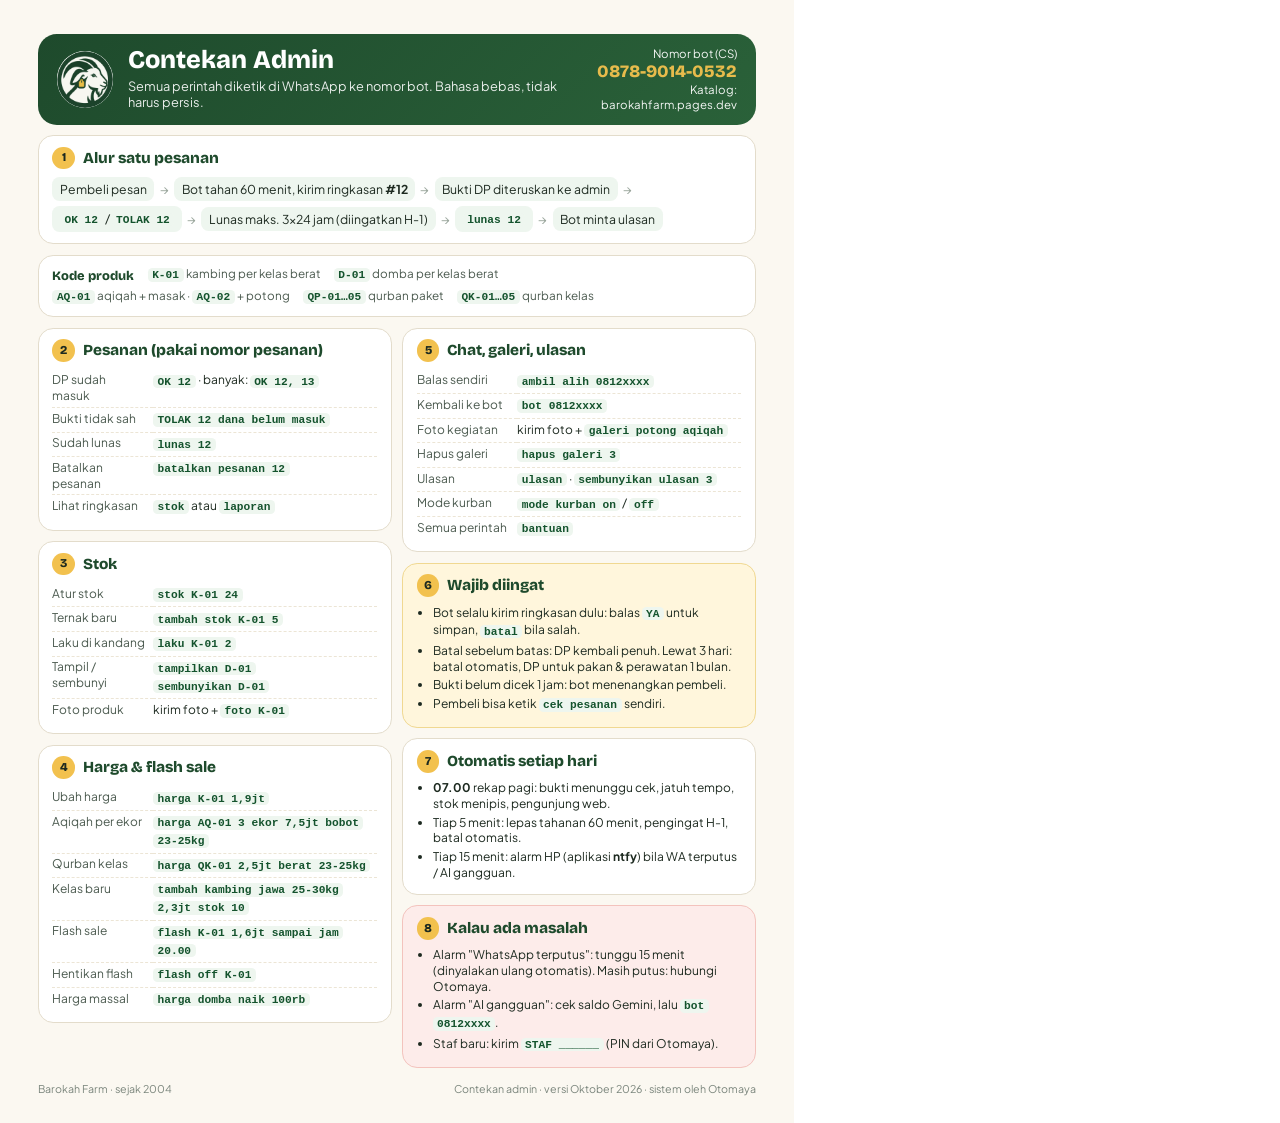
<file: docs/contekan/admin.html>
<!doctype html>
<html lang="id"><head><meta charset="utf-8"><title>Contekan Admin Barokah Farm</title><link rel="stylesheet" href="base.css"></head>
<body><div class="page">
<header>
  <img src="logo-bf.png" alt="">
  <div><h1>Contekan Admin</h1><p>Semua perintah diketik di WhatsApp ke nomor bot. Bahasa bebas, tidak harus persis.</p></div>
  <div class="no">Nomor bot (CS)<b>0878-9014-0532</b>Katalog: barokahfarm.pages.dev</div>
</header>

<div class="box wide">
  <h2><span class="n">1</span>Alur satu pesanan</h2>
  <div class="flow">
    <span>Pembeli pesan</span><i>→</i><span>Bot tahan 60 menit, kirim ringkasan <b>#12</b></span><i>→</i>
    <span>Bukti DP diteruskan ke admin</span><i>→</i>
    <span><code>OK 12</code> / <code>TOLAK 12</code></span><i>→</i><span>Lunas maks. 3×24 jam (diingatkan H-1)</span><i>→</i>
    <span><code>lunas 12</code></span><i>→</i><span>Bot minta ulasan</span>
  </div>
</div>

<div class="box strip"><b>Kode produk</b><span><code>K-01</code> kambing per kelas berat</span><span><code>D-01</code> domba per kelas berat</span><span><code>AQ-01</code> aqiqah + masak · <code>AQ-02</code> + potong</span><span><code>QP-01…05</code> qurban paket</span><span><code>QK-01…05</code> qurban kelas</span></div>

<div class="grid">
  <div class="box">
    <h2><span class="n">2</span>Pesanan (pakai nomor pesanan)</h2>
    <table>
      <tr><td>DP sudah masuk</td><td><code>OK 12</code> · banyak: <code>OK 12, 13</code></td></tr>
      <tr><td>Bukti tidak sah</td><td><code>TOLAK 12 dana belum masuk</code></td></tr>
      <tr><td>Sudah lunas</td><td><code>lunas 12</code></td></tr>
      <tr><td>Batalkan pesanan</td><td><code>batalkan pesanan 12</code></td></tr>
      <tr><td>Lihat ringkasan</td><td><code>stok</code> atau <code>laporan</code></td></tr>
    </table>
  </div>

  <div class="box">
    <h2><span class="n">3</span>Stok</h2>
    <table>
      <tr><td>Atur stok</td><td><code>stok K-01 24</code></td></tr>
      <tr><td>Ternak baru</td><td><code>tambah stok K-01 5</code></td></tr>
      <tr><td>Laku di kandang</td><td><code>laku K-01 2</code></td></tr>
      <tr><td>Tampil / sembunyi</td><td><code>tampilkan D-01</code><br><code>sembunyikan D-01</code></td></tr>
      <tr><td>Foto produk</td><td>kirim foto + <code>foto K-01</code></td></tr>
    </table>
  </div>

  <div class="box">
    <h2><span class="n">4</span>Harga &amp; flash sale</h2>
    <table>
      <tr><td>Ubah harga</td><td><code>harga K-01 1,9jt</code></td></tr>
      <tr><td>Aqiqah per ekor</td><td><code>harga AQ-01 3 ekor 7,5jt bobot 23-25kg</code></td></tr>
      <tr><td>Qurban kelas</td><td><code>harga QK-01 2,5jt berat 23-25kg</code></td></tr>
      <tr><td>Kelas baru</td><td><code>tambah kambing jawa 25-30kg 2,3jt stok 10</code></td></tr>
      <tr><td>Flash sale</td><td><code>flash K-01 1,6jt sampai jam 20.00</code></td></tr>
      <tr><td>Hentikan flash</td><td><code>flash off K-01</code></td></tr>
      <tr><td>Harga massal</td><td><code>harga domba naik 100rb</code></td></tr>
    </table>
  </div>

  <div class="box">
    <h2><span class="n">5</span>Chat, galeri, ulasan</h2>
    <table>
      <tr><td>Balas sendiri</td><td><code>ambil alih 0812xxxx</code></td></tr>
      <tr><td>Kembali ke bot</td><td><code>bot 0812xxxx</code></td></tr>
      <tr><td>Foto kegiatan</td><td>kirim foto + <code>galeri potong aqiqah</code></td></tr>
      <tr><td>Hapus galeri</td><td><code>hapus galeri 3</code></td></tr>
      <tr><td>Ulasan</td><td><code>ulasan</code> · <code>sembunyikan ulasan 3</code></td></tr>
      <tr><td>Mode kurban</td><td><code>mode kurban on</code> / <code>off</code></td></tr>
      <tr><td>Semua perintah</td><td><code>bantuan</code></td></tr>
    </table>
  </div>

  <div class="box note">
    <h2><span class="n">6</span>Wajib diingat</h2>
    <ul>
      <li>Bot selalu kirim ringkasan dulu: balas <code>YA</code> untuk simpan, <code>batal</code> bila salah.</li>
      <li>Batal sebelum batas: DP kembali penuh. Lewat 3 hari: batal otomatis, DP untuk pakan &amp; perawatan 1 bulan.</li>
      <li>Bukti belum dicek 1 jam: bot menenangkan pembeli.</li>
      <li>Pembeli bisa ketik <code>cek pesanan</code> sendiri.</li>
    </ul>
  </div>

  <div class="box">
    <h2><span class="n">7</span>Otomatis setiap hari</h2>
    <ul>
      <li><b>07.00</b> rekap pagi: bukti menunggu cek, jatuh tempo, stok menipis, pengunjung web.</li>
      <li>Tiap 5 menit: lepas tahanan 60 menit, pengingat H-1, batal otomatis.</li>
      <li>Tiap 15 menit: alarm HP (aplikasi <b>ntfy</b>) bila WA terputus / AI gangguan.</li>
    </ul>
  </div>

  <div class="box warn">
    <h2><span class="n">8</span>Kalau ada masalah</h2>
    <ul>
      <li>Alarm "WhatsApp terputus": tunggu 15 menit (dinyalakan ulang otomatis). Masih putus: hubungi Otomaya.</li>
      <li>Alarm "AI gangguan": cek saldo Gemini, lalu <code>bot 0812xxxx</code>.</li>
      <li>Staf baru: kirim <code>STAF ______</code> (PIN dari Otomaya).</li>
    </ul>
  </div>
</div>
<footer><span>Barokah Farm · sejak 2004</span><span>Contekan admin · versi Oktober 2026 · sistem oleh Otomaya</span></footer>
</div></body></html>
</file>
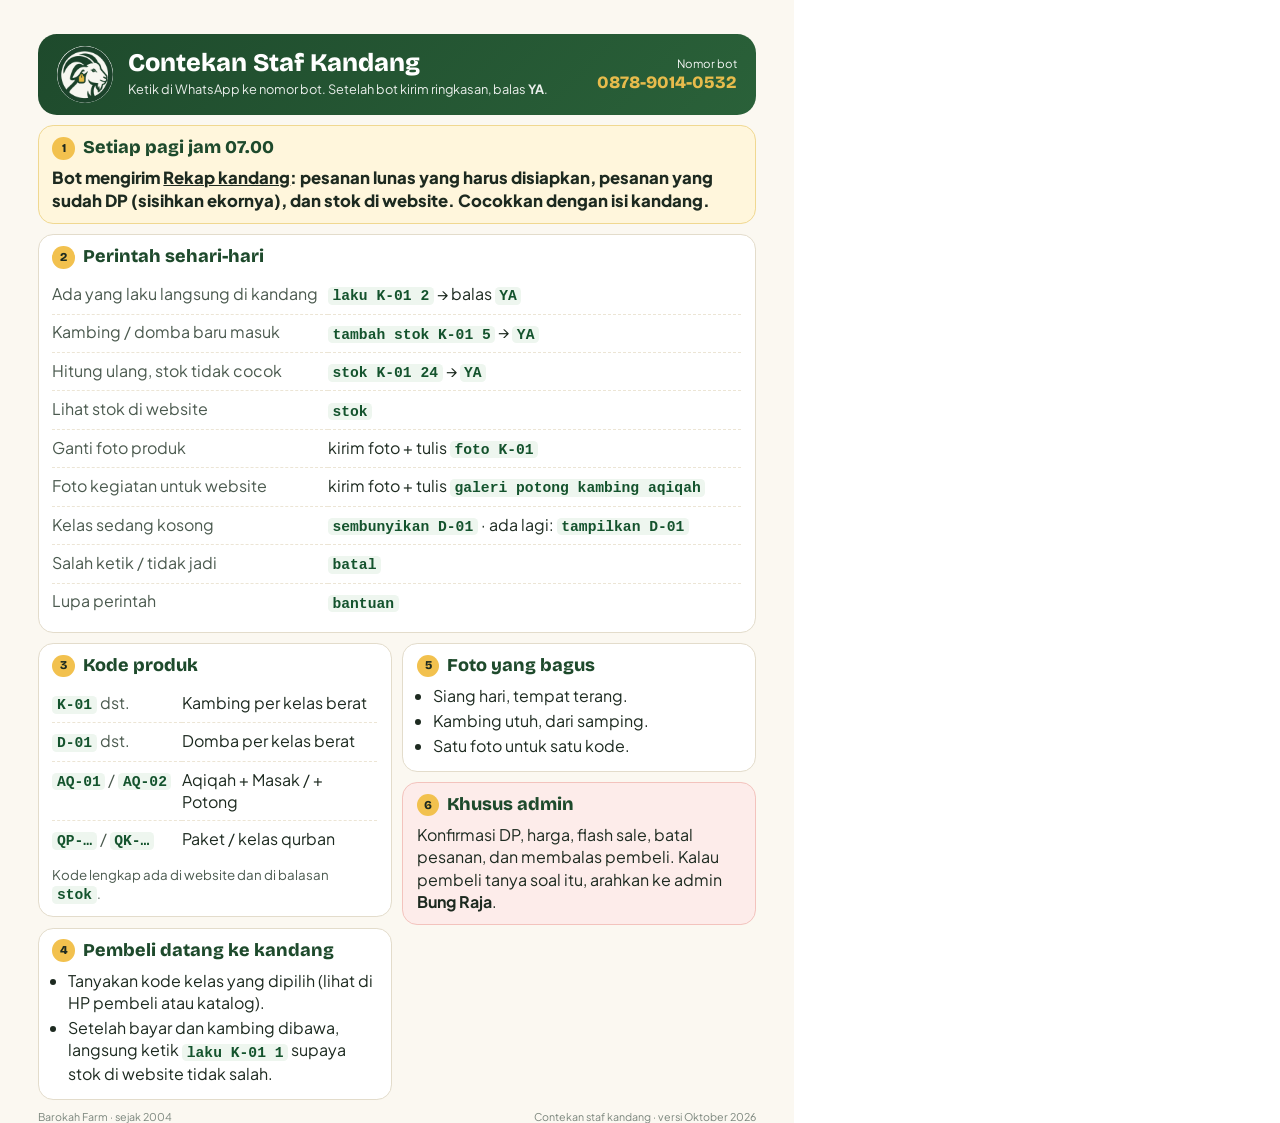
<file: docs/contekan/kandang.html>
<!doctype html>
<html lang="id"><head><meta charset="utf-8"><title>Contekan Staf Kandang Barokah Farm</title><link rel="stylesheet" href="base.css">
<style>
body{font-size:12pt;line-height:1.4}
code{font-size:11pt;white-space:nowrap}
td:first-child{width:40%}
.box h2{font-size:13.5pt}
td{padding:1.8mm 0}
.big{font:800 12.5pt/1.35 "Plus Jakarta Sans";margin:0}
</style></head>
<body><div class="page">
<header>
  <img src="logo-bf.png" alt="">
  <div><h1>Contekan Staf Kandang</h1><p>Ketik di WhatsApp ke nomor bot. Setelah bot kirim ringkasan, balas <b>YA</b>.</p></div>
  <div class="no">Nomor bot<b>0878-9014-0532</b></div>
</header>

<div class="box note wide">
  <h2><span class="n">1</span>Setiap pagi jam 07.00</h2>
  <p class="big">Bot mengirim <u>Rekap kandang</u>: pesanan lunas yang harus disiapkan, pesanan yang sudah DP (sisihkan ekornya), dan stok di website. Cocokkan dengan isi kandang.</p>
</div>

<div class="box">
    <h2><span class="n">2</span>Perintah sehari-hari</h2>
    <table>
      <tr><td>Ada yang laku langsung di kandang</td><td><code>laku K-01 2</code> → balas <code>YA</code></td></tr>
      <tr><td>Kambing / domba baru masuk</td><td><code>tambah stok K-01 5</code> → <code>YA</code></td></tr>
      <tr><td>Hitung ulang, stok tidak cocok</td><td><code>stok K-01 24</code> → <code>YA</code></td></tr>
      <tr><td>Lihat stok di website</td><td><code>stok</code></td></tr>
      <tr><td>Ganti foto produk</td><td>kirim foto + tulis <code>foto K-01</code></td></tr>
      <tr><td>Foto kegiatan untuk website</td><td>kirim foto + tulis <code>galeri potong kambing aqiqah</code></td></tr>
      <tr><td>Kelas sedang kosong</td><td><code>sembunyikan D-01</code> · ada lagi: <code>tampilkan D-01</code></td></tr>
      <tr><td>Salah ketik / tidak jadi</td><td><code>batal</code></td></tr>
      <tr><td>Lupa perintah</td><td><code>bantuan</code></td></tr>
    </table>
  </div>

<div class="grid">
  <div class="box">
    <h2><span class="n">3</span>Kode produk</h2>
    <table>
      <tr><td><code>K-01</code> dst.</td><td>Kambing per kelas berat</td></tr>
      <tr><td><code>D-01</code> dst.</td><td>Domba per kelas berat</td></tr>
      <tr><td><code>AQ-01</code> / <code>AQ-02</code></td><td>Aqiqah + Masak / + Potong</td></tr>
      <tr><td><code>QP-…</code> / <code>QK-…</code></td><td>Paket / kelas qurban</td></tr>
    </table>
    <p style="margin:2mm 0 0;font-size:10pt;color:#4b5a4f">Kode lengkap ada di website dan di balasan <code>stok</code>.</p>
  </div>

  <div class="box">
    <h2><span class="n">4</span>Pembeli datang ke kandang</h2>
    <ul>
      <li>Tanyakan kode kelas yang dipilih (lihat di HP pembeli atau katalog).</li>
      <li>Setelah bayar dan kambing dibawa, langsung ketik <code>laku K-01 1</code> supaya stok di website tidak salah.</li>
    </ul>
  </div>

  <div class="box">
    <h2><span class="n">5</span>Foto yang bagus</h2>
    <ul>
      <li>Siang hari, tempat terang.</li>
      <li>Kambing utuh, dari samping.</li>
      <li>Satu foto untuk satu kode.</li>
    </ul>
  </div>

  <div class="box warn">
    <h2><span class="n">6</span>Khusus admin</h2>
    <p style="margin:0">Konfirmasi DP, harga, flash sale, batal pesanan, dan membalas pembeli. Kalau pembeli tanya soal itu, arahkan ke admin <b>Bung Raja</b>.</p>
  </div>
</div>
<footer><span>Barokah Farm · sejak 2004</span><span>Contekan staf kandang · versi Oktober 2026</span></footer>
</div></body></html>
</file>
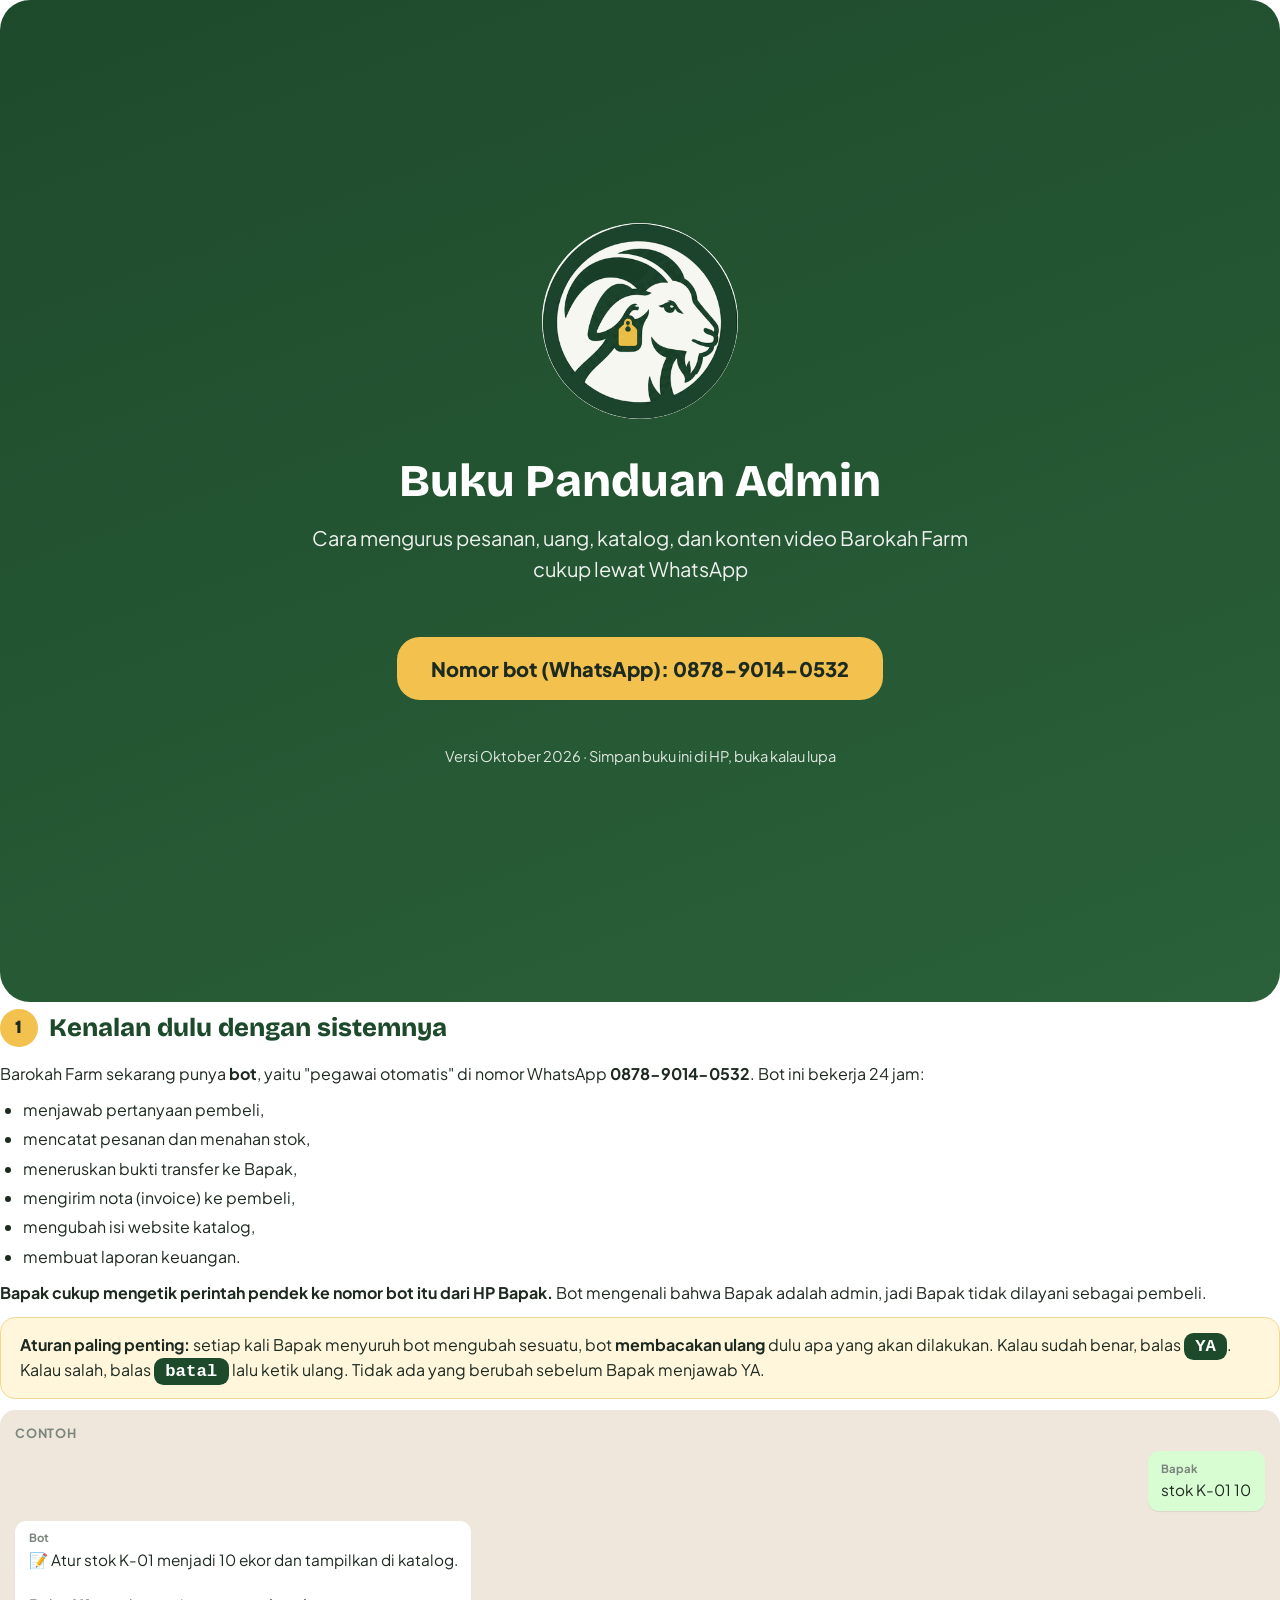
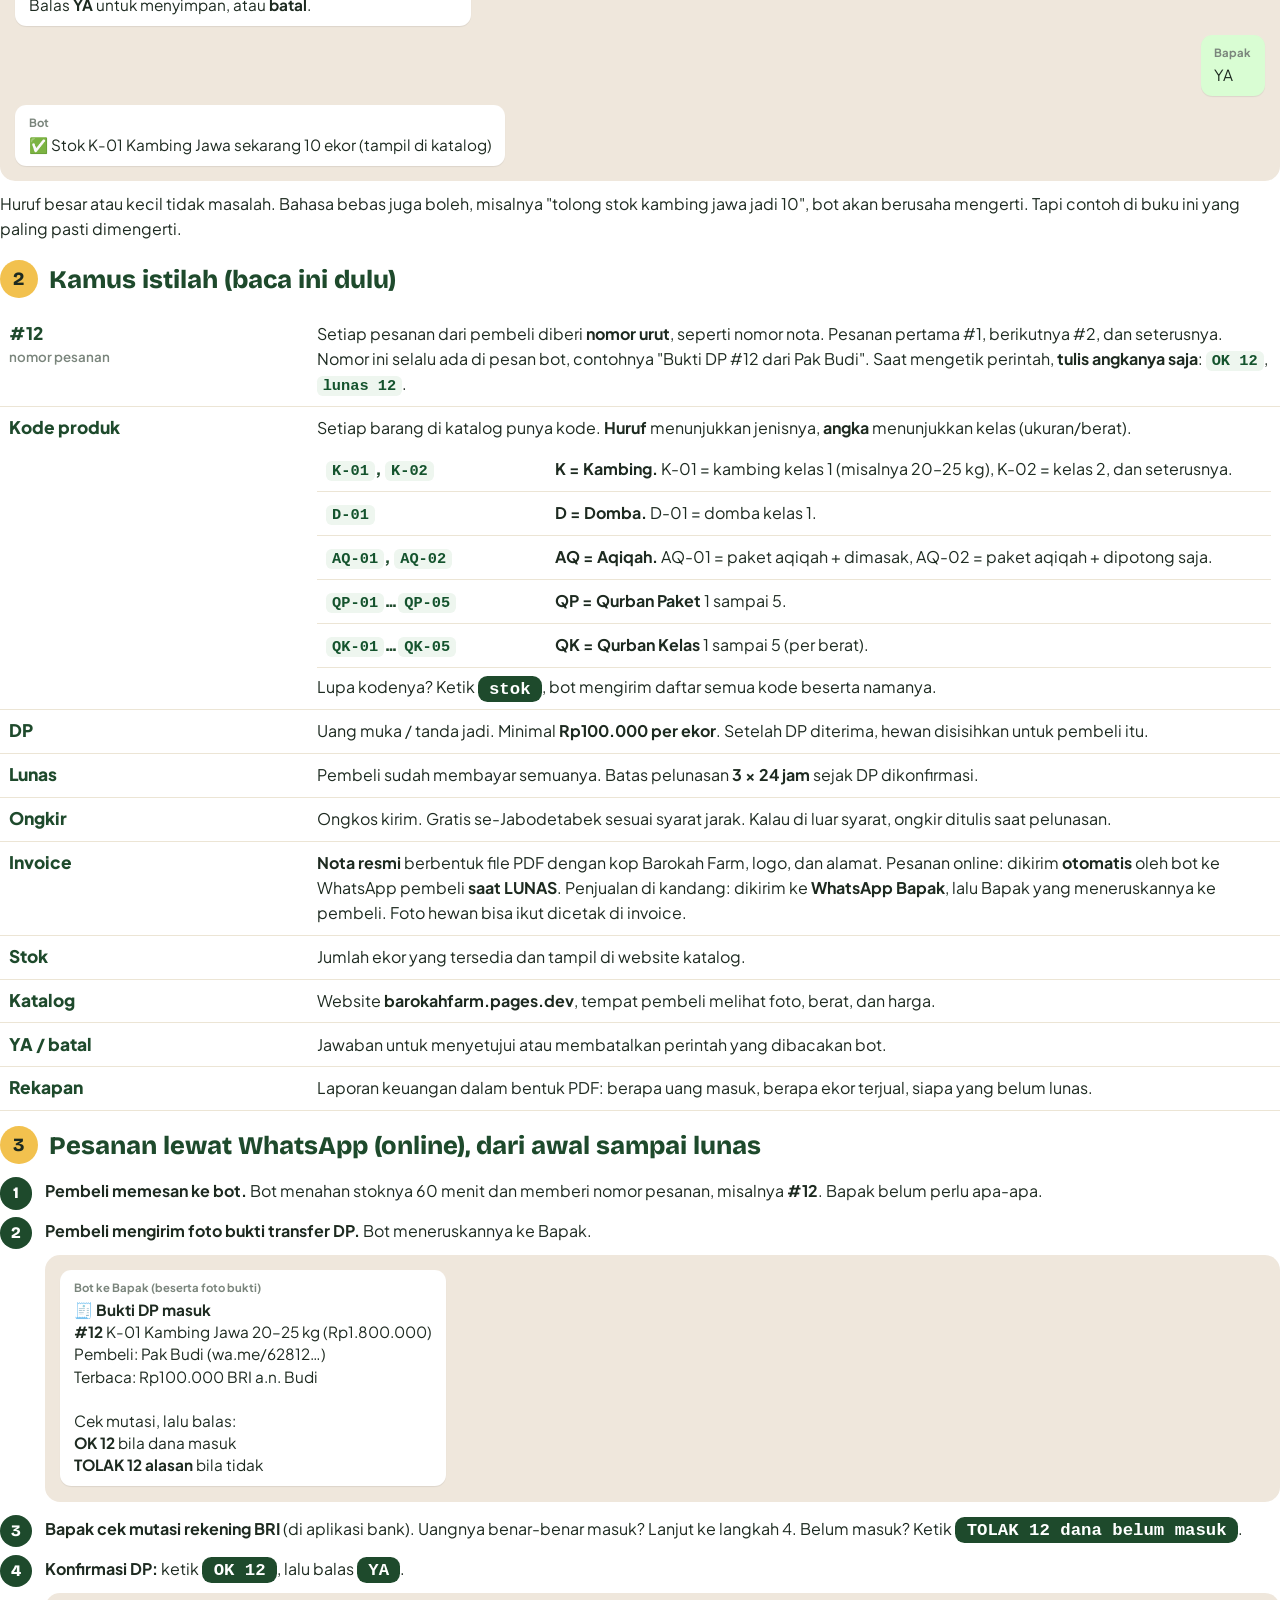
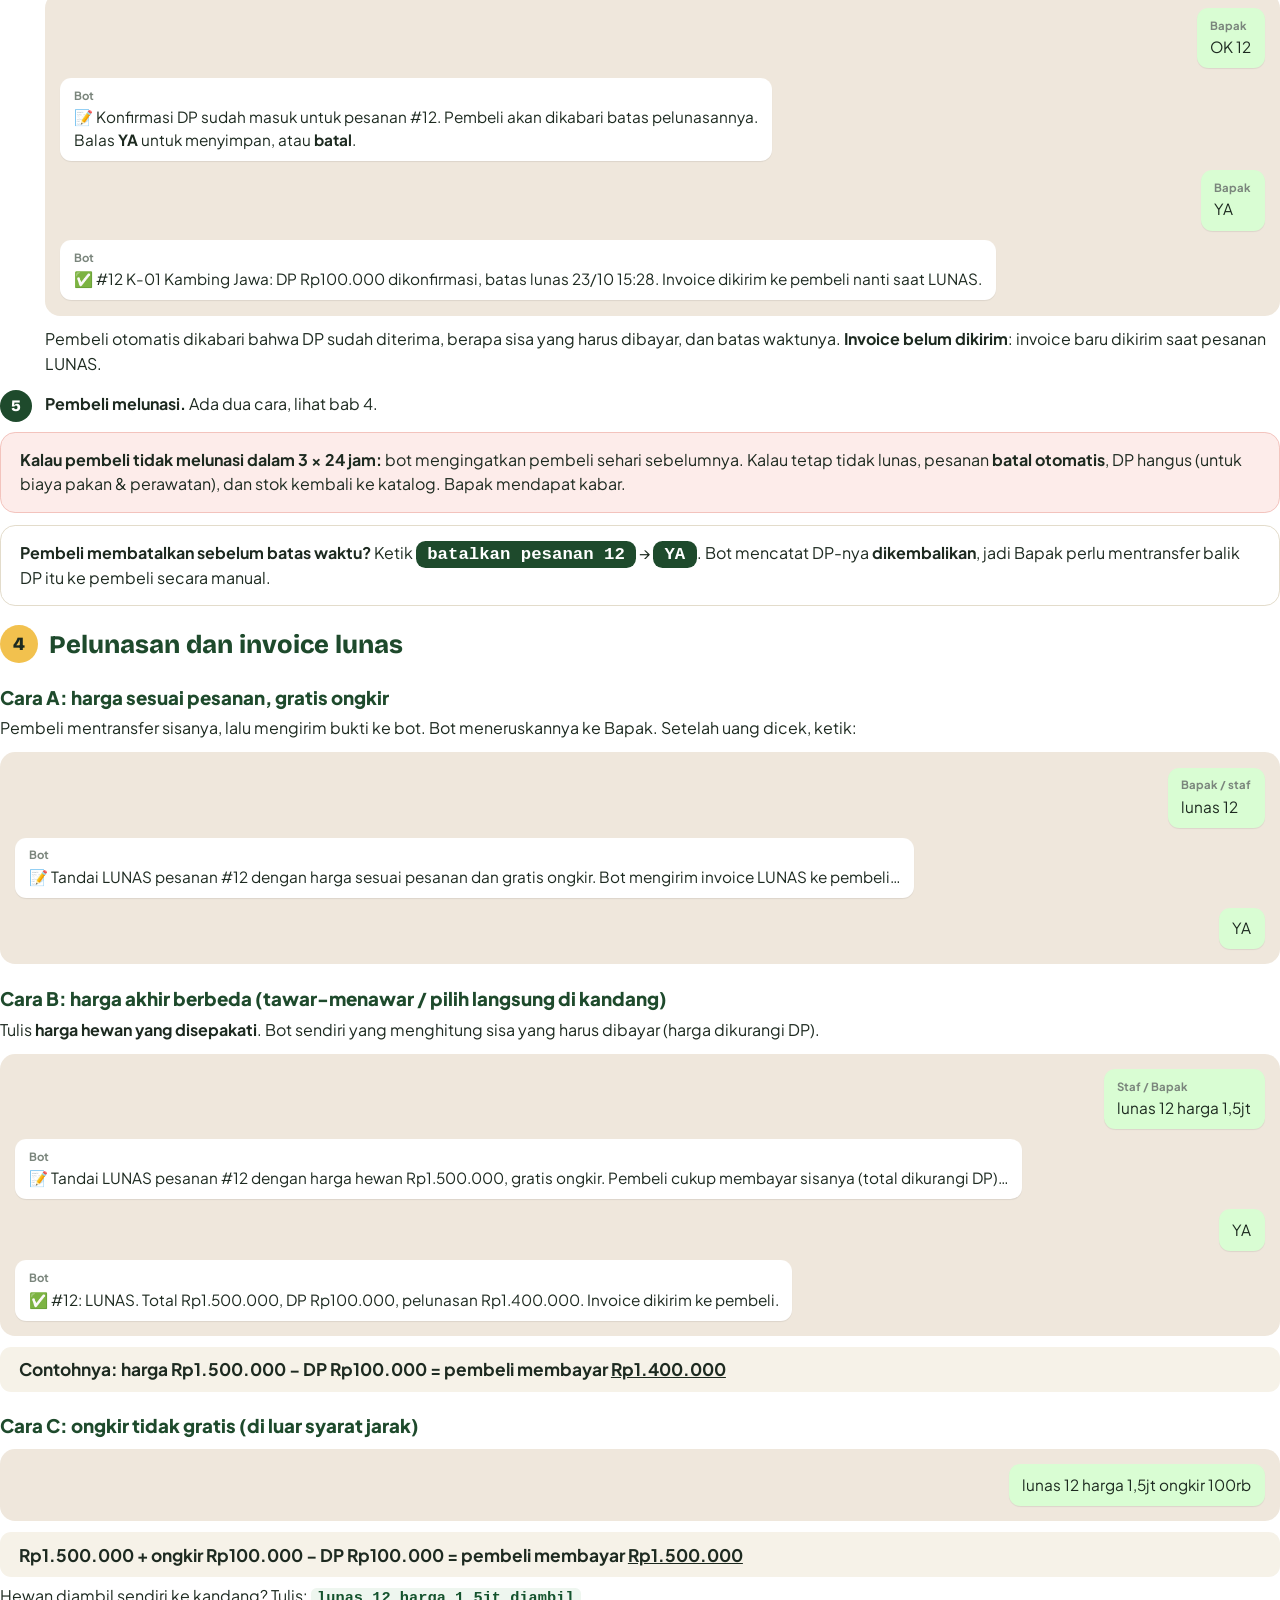
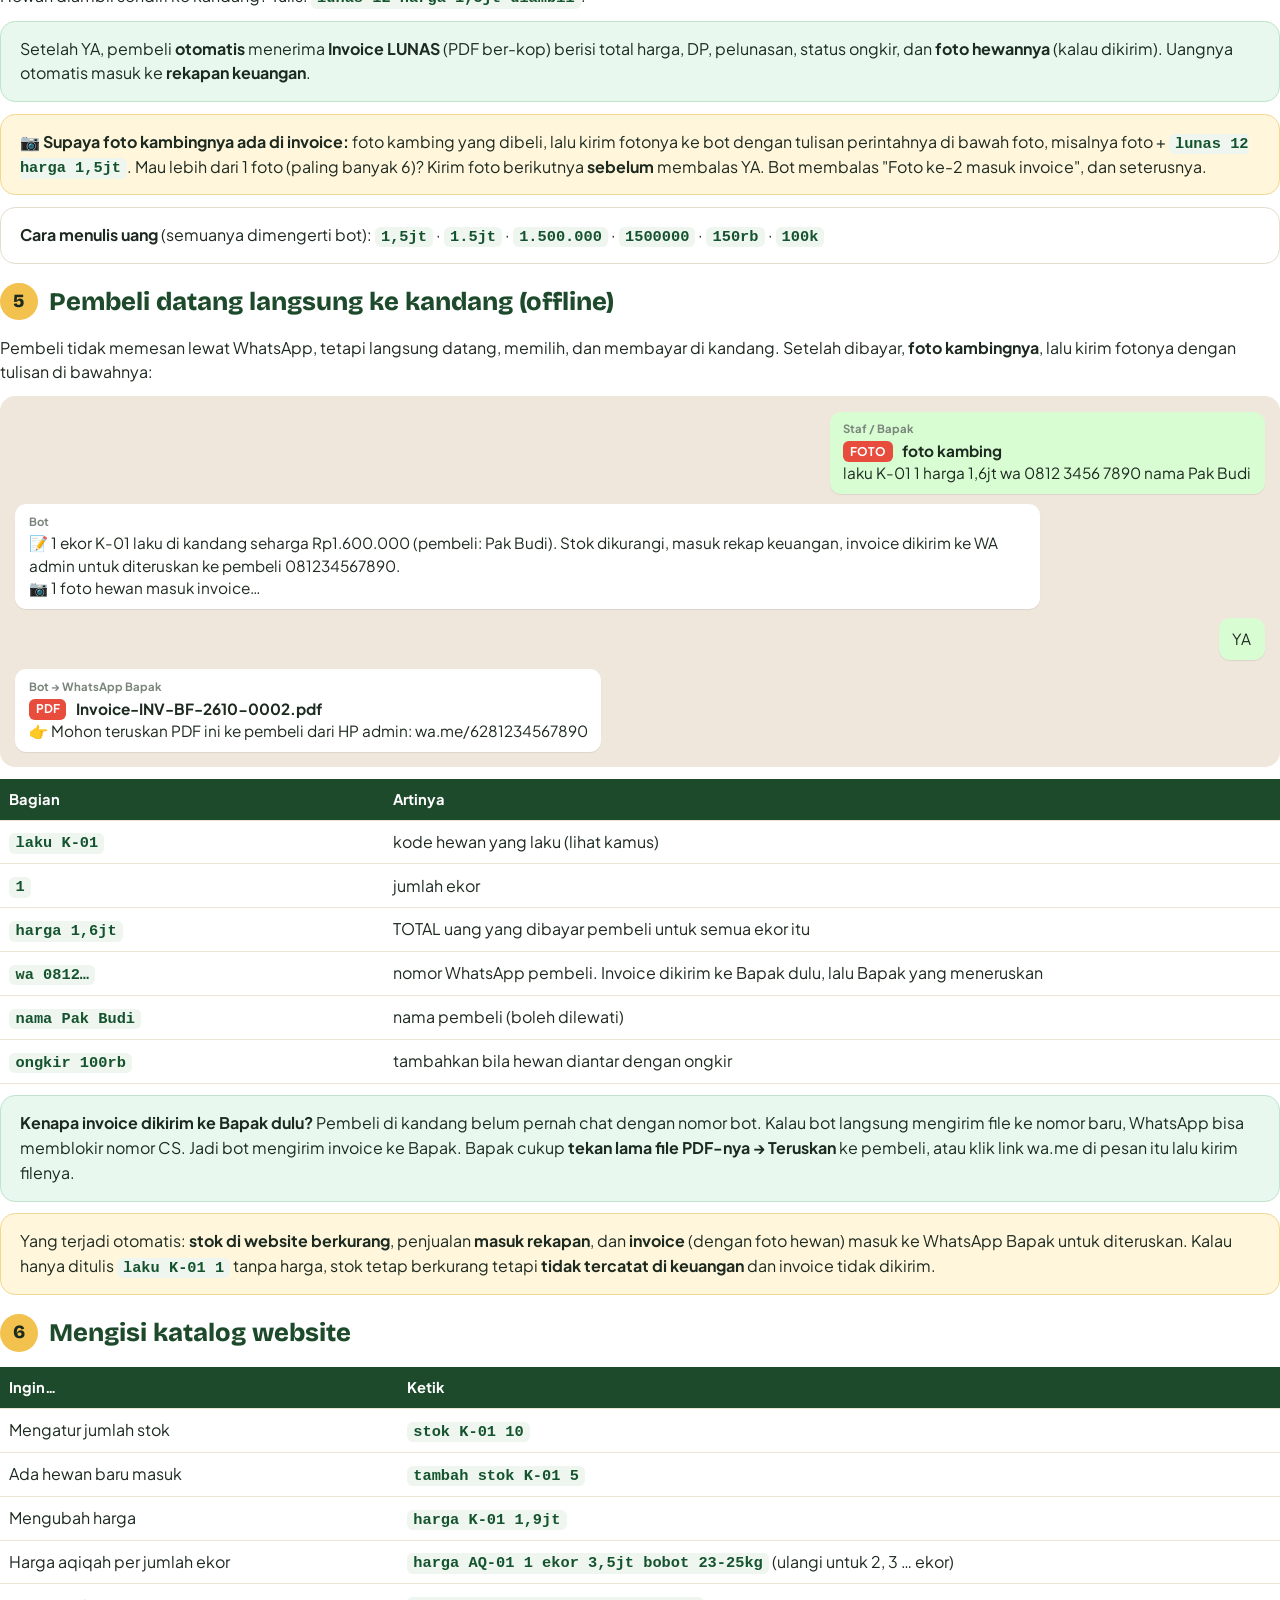
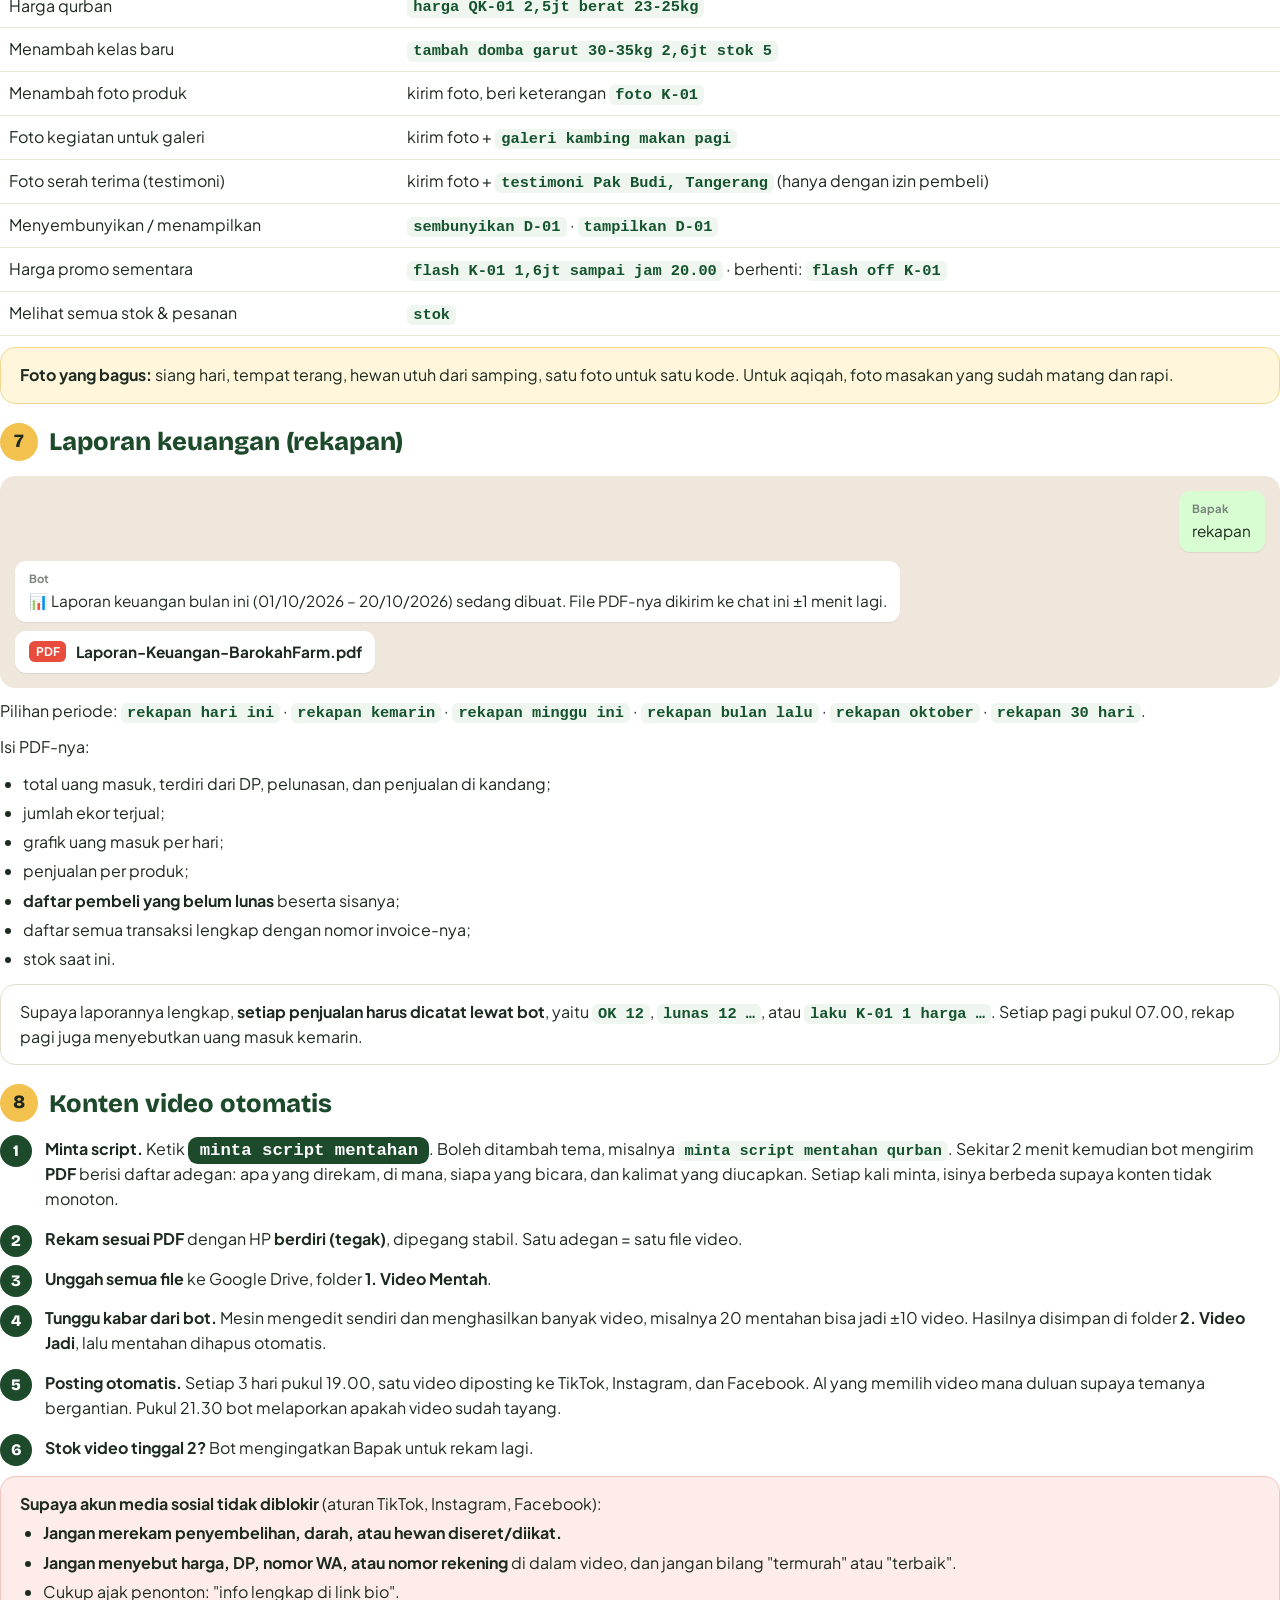
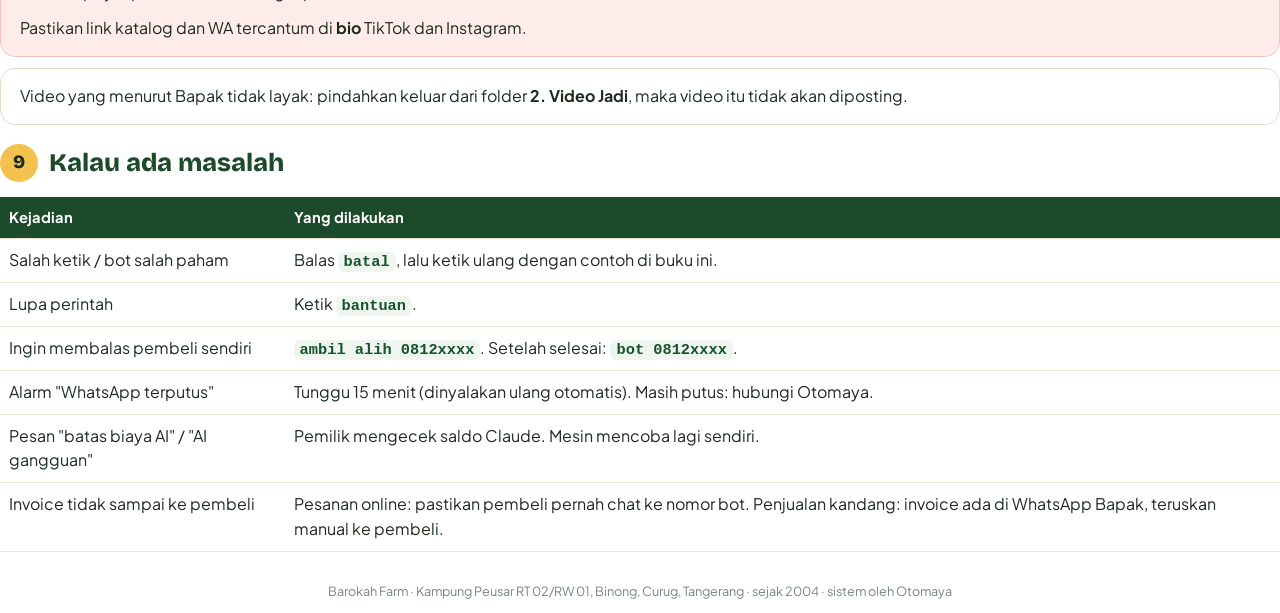
<file: docs/manual/manual-admin.html>
<!doctype html>
<html lang="id"><head><meta charset="utf-8"><title>Buku Panduan Admin Barokah Farm</title><link rel="stylesheet" href="buku.css"></head>
<body>

<div class="sampul">
  <img src="logo-bf.png" alt="">
  <h1>Buku Panduan Admin</h1>
  <p class="sub">Cara mengurus pesanan, uang, katalog, dan konten video Barokah Farm<br>cukup lewat WhatsApp</p>
  <div class="no">Nomor bot (WhatsApp): 0878-9014-0532</div>
  <p class="kecil">Versi Oktober 2026 · Simpan buku ini di HP, buka kalau lupa</p>
</div>

<h2><span class="n">1</span>Kenalan dulu dengan sistemnya</h2>
<p>Barokah Farm sekarang punya <b>bot</b>, yaitu "pegawai otomatis" di nomor WhatsApp <b>0878-9014-0532</b>. Bot ini bekerja 24 jam:</p>
<ul>
  <li>menjawab pertanyaan pembeli,</li>
  <li>mencatat pesanan dan menahan stok,</li>
  <li>meneruskan bukti transfer ke Bapak,</li>
  <li>mengirim nota (invoice) ke pembeli,</li>
  <li>mengubah isi website katalog,</li>
  <li>membuat laporan keuangan.</li>
</ul>
<p><b>Bapak cukup mengetik perintah pendek ke nomor bot itu dari HP Bapak.</b> Bot mengenali bahwa Bapak adalah admin, jadi Bapak tidak dilayani sebagai pembeli.</p>
<div class="kotak kuning"><b>Aturan paling penting:</b> setiap kali Bapak menyuruh bot mengubah sesuatu, bot <b>membacakan ulang</b> dulu apa yang akan dilakukan. Kalau sudah benar, balas <span class="ketik">YA</span>. Kalau salah, balas <span class="ketik">batal</span> lalu ketik ulang. Tidak ada yang berubah sebelum Bapak menjawab YA.</div>
<div class="chat"><div class="judul">Contoh</div>
  <div class="b saya"><small>Bapak</small>stok K-01 10</div>
  <div class="b bot"><small>Bot</small>📝 Atur stok K-01 menjadi 10 ekor dan tampilkan di katalog.<br><br>Balas <b>YA</b> untuk menyimpan, atau <b>batal</b>.</div>
  <div class="b saya"><small>Bapak</small>YA</div>
  <div class="b bot"><small>Bot</small>✅ Stok K-01 Kambing Jawa sekarang 10 ekor (tampil di katalog)</div>
</div>
<p>Huruf besar atau kecil tidak masalah. Bahasa bebas juga boleh, misalnya "tolong stok kambing jawa jadi 10", bot akan berusaha mengerti. Tapi contoh di buku ini yang paling pasti dimengerti.</p>

<div class="bab"></div>
<h2><span class="n">2</span>Kamus istilah (baca ini dulu)</h2>
<table class="istilah">
  <tr><td>#12<br><span style="font-size:10pt;font-weight:600;color:#7a857c">nomor pesanan</span></td><td>Setiap pesanan dari pembeli diberi <b>nomor urut</b>, seperti nomor nota. Pesanan pertama #1, berikutnya #2, dan seterusnya. Nomor ini selalu ada di pesan bot, contohnya "Bukti DP #12 dari Pak Budi". Saat mengetik perintah, <b>tulis angkanya saja</b>: <code>OK 12</code>, <code>lunas 12</code>.</td></tr>
  <tr><td>Kode produk</td><td>Setiap barang di katalog punya kode. <b>Huruf</b> menunjukkan jenisnya, <b>angka</b> menunjukkan kelas (ukuran/berat).
    <table style="margin-top:2mm">
      <tr><td class="k"><code>K-01</code>, <code>K-02</code></td><td><b>K = Kambing.</b> K-01 = kambing kelas 1 (misalnya 20–25 kg), K-02 = kelas 2, dan seterusnya.</td></tr>
      <tr><td class="k"><code>D-01</code></td><td><b>D = Domba.</b> D-01 = domba kelas 1.</td></tr>
      <tr><td class="k"><code>AQ-01</code>, <code>AQ-02</code></td><td><b>AQ = Aqiqah.</b> AQ-01 = paket aqiqah + dimasak, AQ-02 = paket aqiqah + dipotong saja.</td></tr>
      <tr><td class="k"><code>QP-01</code>…<code>QP-05</code></td><td><b>QP = Qurban Paket</b> 1 sampai 5.</td></tr>
      <tr><td class="k"><code>QK-01</code>…<code>QK-05</code></td><td><b>QK = Qurban Kelas</b> 1 sampai 5 (per berat).</td></tr>
    </table>
    Lupa kodenya? Ketik <span class="ketik">stok</span>, bot mengirim daftar semua kode beserta namanya.</td></tr>
  <tr><td>DP</td><td>Uang muka / tanda jadi. Minimal <b>Rp100.000 per ekor</b>. Setelah DP diterima, hewan disisihkan untuk pembeli itu.</td></tr>
  <tr><td>Lunas</td><td>Pembeli sudah membayar semuanya. Batas pelunasan <b>3 × 24 jam</b> sejak DP dikonfirmasi.</td></tr>
  <tr><td>Ongkir</td><td>Ongkos kirim. Gratis se-Jabodetabek sesuai syarat jarak. Kalau di luar syarat, ongkir ditulis saat pelunasan.</td></tr>
  <tr><td>Invoice</td><td><b>Nota resmi</b> berbentuk file PDF dengan kop Barokah Farm, logo, dan alamat. Pesanan online: dikirim <b>otomatis</b> oleh bot ke WhatsApp pembeli <b>saat LUNAS</b>. Penjualan di kandang: dikirim ke <b>WhatsApp Bapak</b>, lalu Bapak yang meneruskannya ke pembeli. Foto hewan bisa ikut dicetak di invoice.</td></tr>
  <tr><td>Stok</td><td>Jumlah ekor yang tersedia dan tampil di website katalog.</td></tr>
  <tr><td>Katalog</td><td>Website <b>barokahfarm.pages.dev</b>, tempat pembeli melihat foto, berat, dan harga.</td></tr>
  <tr><td>YA / batal</td><td>Jawaban untuk menyetujui atau membatalkan perintah yang dibacakan bot.</td></tr>
  <tr><td>Rekapan</td><td>Laporan keuangan dalam bentuk PDF: berapa uang masuk, berapa ekor terjual, siapa yang belum lunas.</td></tr>
</table>

<div class="bab"></div>
<h2><span class="n">3</span>Pesanan lewat WhatsApp (online), dari awal sampai lunas</h2>
<ol class="langkah">
  <li><b>Pembeli memesan ke bot.</b> Bot menahan stoknya 60 menit dan memberi nomor pesanan, misalnya <b>#12</b>. Bapak belum perlu apa-apa.</li>
  <li><b>Pembeli mengirim foto bukti transfer DP.</b> Bot meneruskannya ke Bapak.
    <div class="chat">
      <div class="b bot"><small>Bot ke Bapak (beserta foto bukti)</small>🧾 <b>Bukti DP masuk</b><br><b>#12</b> K-01 Kambing Jawa 20–25 kg (Rp1.800.000)<br>Pembeli: Pak Budi (wa.me/62812…)<br>Terbaca: Rp100.000 BRI a.n. Budi<br><br>Cek mutasi, lalu balas:<br><b>OK 12</b> bila dana masuk<br><b>TOLAK 12 alasan</b> bila tidak</div>
    </div></li>
  <li><b>Bapak cek mutasi rekening BRI</b> (di aplikasi bank). Uangnya benar-benar masuk? Lanjut ke langkah 4. Belum masuk? Ketik <span class="ketik">TOLAK 12 dana belum masuk</span>.</li>
  <li><b>Konfirmasi DP:</b> ketik <span class="ketik">OK 12</span>, lalu balas <span class="ketik">YA</span>.
    <div class="chat">
      <div class="b saya"><small>Bapak</small>OK 12</div>
      <div class="b bot"><small>Bot</small>📝 Konfirmasi DP sudah masuk untuk pesanan #12. Pembeli akan dikabari batas pelunasannya.<br>Balas <b>YA</b> untuk menyimpan, atau <b>batal</b>.</div>
      <div class="b saya"><small>Bapak</small>YA</div>
      <div class="b bot"><small>Bot</small>✅ #12 K-01 Kambing Jawa: DP Rp100.000 dikonfirmasi, batas lunas 23/10 15:28. Invoice dikirim ke pembeli nanti saat LUNAS.</div>
    </div>
    Pembeli otomatis dikabari bahwa DP sudah diterima, berapa sisa yang harus dibayar, dan batas waktunya. <b>Invoice belum dikirim</b>: invoice baru dikirim saat pesanan LUNAS.</li>
  <li><b>Pembeli melunasi.</b> Ada dua cara, lihat bab 4.</li>
</ol>
<div class="kotak merah"><b>Kalau pembeli tidak melunasi dalam 3 × 24 jam:</b> bot mengingatkan pembeli sehari sebelumnya. Kalau tetap tidak lunas, pesanan <b>batal otomatis</b>, DP hangus (untuk biaya pakan &amp; perawatan), dan stok kembali ke katalog. Bapak mendapat kabar.</div>
<div class="kotak"><b>Pembeli membatalkan sebelum batas waktu?</b> Ketik <span class="ketik">batalkan pesanan 12</span> → <span class="ketik">YA</span>. Bot mencatat DP-nya <b>dikembalikan</b>, jadi Bapak perlu mentransfer balik DP itu ke pembeli secara manual.</div>

<div class="bab"></div>
<h2><span class="n">4</span>Pelunasan dan invoice lunas</h2>
<h3>Cara A: harga sesuai pesanan, gratis ongkir</h3>
<p>Pembeli mentransfer sisanya, lalu mengirim bukti ke bot. Bot meneruskannya ke Bapak. Setelah uang dicek, ketik:</p>
<div class="chat"><div class="b saya"><small>Bapak / staf</small>lunas 12</div><div class="b bot"><small>Bot</small>📝 Tandai LUNAS pesanan #12 dengan harga sesuai pesanan dan gratis ongkir. Bot mengirim invoice LUNAS ke pembeli…</div><div class="b saya">YA</div></div>

<h3>Cara B: harga akhir berbeda (tawar-menawar / pilih langsung di kandang)</h3>
<p>Tulis <b>harga hewan yang disepakati</b>. Bot sendiri yang menghitung sisa yang harus dibayar (harga dikurangi DP).</p>
<div class="chat"><div class="b saya"><small>Staf / Bapak</small>lunas 12 harga 1,5jt</div>
  <div class="b bot"><small>Bot</small>📝 Tandai LUNAS pesanan #12 dengan harga hewan Rp1.500.000, gratis ongkir. Pembeli cukup membayar sisanya (total dikurangi DP)…</div><div class="b saya">YA</div>
  <div class="b bot"><small>Bot</small>✅ #12: LUNAS. Total Rp1.500.000, DP Rp100.000, pelunasan Rp1.400.000. Invoice dikirim ke pembeli.</div></div>
<div class="hitung">Contohnya: harga Rp1.500.000 − DP Rp100.000 = pembeli membayar <u>Rp1.400.000</u></div>

<h3>Cara C: ongkir tidak gratis (di luar syarat jarak)</h3>
<div class="chat"><div class="b saya">lunas 12 harga 1,5jt ongkir 100rb</div></div>
<div class="hitung">Rp1.500.000 + ongkir Rp100.000 − DP Rp100.000 = pembeli membayar <u>Rp1.500.000</u></div>
<p>Hewan diambil sendiri ke kandang? Tulis: <code>lunas 12 harga 1,5jt diambil</code>.</p>
<div class="kotak hijau">Setelah YA, pembeli <b>otomatis</b> menerima <b>Invoice LUNAS</b> (PDF ber-kop) berisi total harga, DP, pelunasan, status ongkir, dan <b>foto hewannya</b> (kalau dikirim). Uangnya otomatis masuk ke <b>rekapan keuangan</b>.</div>
<div class="kotak kuning"><b>📷 Supaya foto kambingnya ada di invoice:</b> foto kambing yang dibeli, lalu kirim fotonya ke bot dengan tulisan perintahnya di bawah foto, misalnya foto + <code>lunas 12 harga 1,5jt</code>. Mau lebih dari 1 foto (paling banyak 6)? Kirim foto berikutnya <b>sebelum</b> membalas YA. Bot membalas "Foto ke-2 masuk invoice", dan seterusnya.</div>
<div class="kotak"><b>Cara menulis uang</b> (semuanya dimengerti bot): <code>1,5jt</code> · <code>1.5jt</code> · <code>1.500.000</code> · <code>1500000</code> · <code>150rb</code> · <code>100k</code></div>

<div class="bab"></div>
<h2><span class="n">5</span>Pembeli datang langsung ke kandang (offline)</h2>
<p>Pembeli tidak memesan lewat WhatsApp, tetapi langsung datang, memilih, dan membayar di kandang. Setelah dibayar, <b>foto kambingnya</b>, lalu kirim fotonya dengan tulisan di bawahnya:</p>
<div class="chat"><div class="b saya"><small>Staf / Bapak</small><div class="file"><i>FOTO</i> foto kambing</div>laku K-01 1 harga 1,6jt wa 0812 3456 7890 nama Pak Budi</div>
  <div class="b bot"><small>Bot</small>📝 1 ekor K-01 laku di kandang seharga Rp1.600.000 (pembeli: Pak Budi). Stok dikurangi, masuk rekap keuangan, invoice dikirim ke WA admin untuk diteruskan ke pembeli 081234567890.<br>📷 1 foto hewan masuk invoice…</div><div class="b saya">YA</div>
  <div class="b bot"><small>Bot → WhatsApp Bapak</small><div class="file"><i>PDF</i> Invoice-INV-BF-2610-0002.pdf</div>👉 Mohon teruskan PDF ini ke pembeli dari HP admin: wa.me/6281234567890</div></div>
<table>
  <tr><th>Bagian</th><th>Artinya</th></tr>
  <tr><td class="k"><code>laku K-01</code></td><td>kode hewan yang laku (lihat kamus)</td></tr>
  <tr><td class="k"><code>1</code></td><td>jumlah ekor</td></tr>
  <tr><td class="k"><code>harga 1,6jt</code></td><td>TOTAL uang yang dibayar pembeli untuk semua ekor itu</td></tr>
  <tr><td class="k"><code>wa 0812…</code></td><td>nomor WhatsApp pembeli. Invoice dikirim ke Bapak dulu, lalu Bapak yang meneruskan</td></tr>
  <tr><td class="k"><code>nama Pak Budi</code></td><td>nama pembeli (boleh dilewati)</td></tr>
  <tr><td class="k"><code>ongkir 100rb</code></td><td>tambahkan bila hewan diantar dengan ongkir</td></tr>
</table>
<div class="kotak hijau"><b>Kenapa invoice dikirim ke Bapak dulu?</b> Pembeli di kandang belum pernah chat dengan nomor bot. Kalau bot langsung mengirim file ke nomor baru, WhatsApp bisa memblokir nomor CS. Jadi bot mengirim invoice ke Bapak. Bapak cukup <b>tekan lama file PDF-nya → Teruskan</b> ke pembeli, atau klik link wa.me di pesan itu lalu kirim filenya.</div>
<div class="kotak kuning">Yang terjadi otomatis: <b>stok di website berkurang</b>, penjualan <b>masuk rekapan</b>, dan <b>invoice</b> (dengan foto hewan) masuk ke WhatsApp Bapak untuk diteruskan. Kalau hanya ditulis <code>laku K-01 1</code> tanpa harga, stok tetap berkurang tetapi <b>tidak tercatat di keuangan</b> dan invoice tidak dikirim.</div>

<div class="bab"></div>
<h2><span class="n">6</span>Mengisi katalog website</h2>
<table>
  <tr><th>Ingin…</th><th>Ketik</th></tr>
  <tr><td>Mengatur jumlah stok</td><td><code>stok K-01 10</code></td></tr>
  <tr><td>Ada hewan baru masuk</td><td><code>tambah stok K-01 5</code></td></tr>
  <tr><td>Mengubah harga</td><td><code>harga K-01 1,9jt</code></td></tr>
  <tr><td>Harga aqiqah per jumlah ekor</td><td><code>harga AQ-01 1 ekor 3,5jt bobot 23-25kg</code> (ulangi untuk 2, 3 … ekor)</td></tr>
  <tr><td>Harga qurban</td><td><code>harga QK-01 2,5jt berat 23-25kg</code></td></tr>
  <tr><td>Menambah kelas baru</td><td><code>tambah domba garut 30-35kg 2,6jt stok 5</code></td></tr>
  <tr><td>Menambah foto produk</td><td>kirim foto, beri keterangan <code>foto K-01</code></td></tr>
  <tr><td>Foto kegiatan untuk galeri</td><td>kirim foto + <code>galeri kambing makan pagi</code></td></tr>
  <tr><td>Foto serah terima (testimoni)</td><td>kirim foto + <code>testimoni Pak Budi, Tangerang</code> (hanya dengan izin pembeli)</td></tr>
  <tr><td>Menyembunyikan / menampilkan</td><td><code>sembunyikan D-01</code> · <code>tampilkan D-01</code></td></tr>
  <tr><td>Harga promo sementara</td><td><code>flash K-01 1,6jt sampai jam 20.00</code> · berhenti: <code>flash off K-01</code></td></tr>
  <tr><td>Melihat semua stok &amp; pesanan</td><td><code>stok</code></td></tr>
</table>
<div class="kotak kuning"><b>Foto yang bagus:</b> siang hari, tempat terang, hewan utuh dari samping, satu foto untuk satu kode. Untuk aqiqah, foto masakan yang sudah matang dan rapi.</div>

<div class="bab"></div>
<h2><span class="n">7</span>Laporan keuangan (rekapan)</h2>
<div class="chat"><div class="b saya"><small>Bapak</small>rekapan</div><div class="b bot"><small>Bot</small>📊 Laporan keuangan bulan ini (01/10/2026 – 20/10/2026) sedang dibuat. File PDF-nya dikirim ke chat ini ±1 menit lagi.</div><div class="b bot"><div class="file"><i>PDF</i> Laporan-Keuangan-BarokahFarm.pdf</div></div></div>
<p>Pilihan periode: <code>rekapan hari ini</code> · <code>rekapan kemarin</code> · <code>rekapan minggu ini</code> · <code>rekapan bulan lalu</code> · <code>rekapan oktober</code> · <code>rekapan 30 hari</code>.</p>
<p>Isi PDF-nya:</p>
<ul>
  <li>total uang masuk, terdiri dari DP, pelunasan, dan penjualan di kandang;</li>
  <li>jumlah ekor terjual;</li>
  <li>grafik uang masuk per hari;</li>
  <li>penjualan per produk;</li>
  <li><b>daftar pembeli yang belum lunas</b> beserta sisanya;</li>
  <li>daftar semua transaksi lengkap dengan nomor invoice-nya;</li>
  <li>stok saat ini.</li>
</ul>
<div class="kotak">Supaya laporannya lengkap, <b>setiap penjualan harus dicatat lewat bot</b>, yaitu <code>OK 12</code>, <code>lunas 12 …</code>, atau <code>laku K-01 1 harga …</code>. Setiap pagi pukul 07.00, rekap pagi juga menyebutkan uang masuk kemarin.</div>

<div class="bab"></div>
<h2><span class="n">8</span>Konten video otomatis</h2>
<ol class="langkah">
  <li><b>Minta script.</b> Ketik <span class="ketik">minta script mentahan</span>. Boleh ditambah tema, misalnya <code>minta script mentahan qurban</code>. Sekitar 2 menit kemudian bot mengirim <b>PDF</b> berisi daftar adegan: apa yang direkam, di mana, siapa yang bicara, dan kalimat yang diucapkan. Setiap kali minta, isinya berbeda supaya konten tidak monoton.</li>
  <li><b>Rekam sesuai PDF</b> dengan HP <b>berdiri (tegak)</b>, dipegang stabil. Satu adegan = satu file video.</li>
  <li><b>Unggah semua file</b> ke Google Drive, folder <b>1. Video Mentah</b>.</li>
  <li><b>Tunggu kabar dari bot.</b> Mesin mengedit sendiri dan menghasilkan banyak video, misalnya 20 mentahan bisa jadi ±10 video. Hasilnya disimpan di folder <b>2. Video Jadi</b>, lalu mentahan dihapus otomatis.</li>
  <li><b>Posting otomatis.</b> Setiap 3 hari pukul 19.00, satu video diposting ke TikTok, Instagram, dan Facebook. AI yang memilih video mana duluan supaya temanya bergantian. Pukul 21.30 bot melaporkan apakah video sudah tayang.</li>
  <li><b>Stok video tinggal 2?</b> Bot mengingatkan Bapak untuk rekam lagi.</li>
</ol>
<div class="kotak merah"><b>Supaya akun media sosial tidak diblokir</b> (aturan TikTok, Instagram, Facebook):
<ul>
  <li><b>Jangan merekam penyembelihan, darah, atau hewan diseret/diikat.</b></li>
  <li><b>Jangan menyebut harga, DP, nomor WA, atau nomor rekening</b> di dalam video, dan jangan bilang "termurah" atau "terbaik".</li>
  <li>Cukup ajak penonton: "info lengkap di link bio".</li>
</ul>
Pastikan link katalog dan WA tercantum di <b>bio</b> TikTok dan Instagram.</div>
<div class="kotak">Video yang menurut Bapak tidak layak: pindahkan keluar dari folder <b>2. Video Jadi</b>, maka video itu tidak akan diposting.</div>

<div class="bab"></div>
<h2><span class="n">9</span>Kalau ada masalah</h2>
<table>
  <tr><th>Kejadian</th><th>Yang dilakukan</th></tr>
  <tr><td>Salah ketik / bot salah paham</td><td>Balas <code>batal</code>, lalu ketik ulang dengan contoh di buku ini.</td></tr>
  <tr><td>Lupa perintah</td><td>Ketik <code>bantuan</code>.</td></tr>
  <tr><td>Ingin membalas pembeli sendiri</td><td><code>ambil alih 0812xxxx</code>. Setelah selesai: <code>bot 0812xxxx</code>.</td></tr>
  <tr><td>Alarm "WhatsApp terputus"</td><td>Tunggu 15 menit (dinyalakan ulang otomatis). Masih putus: hubungi Otomaya.</td></tr>
  <tr><td>Pesan "batas biaya AI" / "AI gangguan"</td><td>Pemilik mengecek saldo Claude. Mesin mencoba lagi sendiri.</td></tr>
  <tr><td>Invoice tidak sampai ke pembeli</td><td>Pesanan online: pastikan pembeli pernah chat ke nomor bot. Penjualan kandang: invoice ada di WhatsApp Bapak, teruskan manual ke pembeli.</td></tr>
</table>
<p class="kaki">Barokah Farm · Kampung Peusar RT 02/RW 01, Binong, Curug, Tangerang · sejak 2004 · sistem oleh Otomaya</p>
</body></html>
</file>
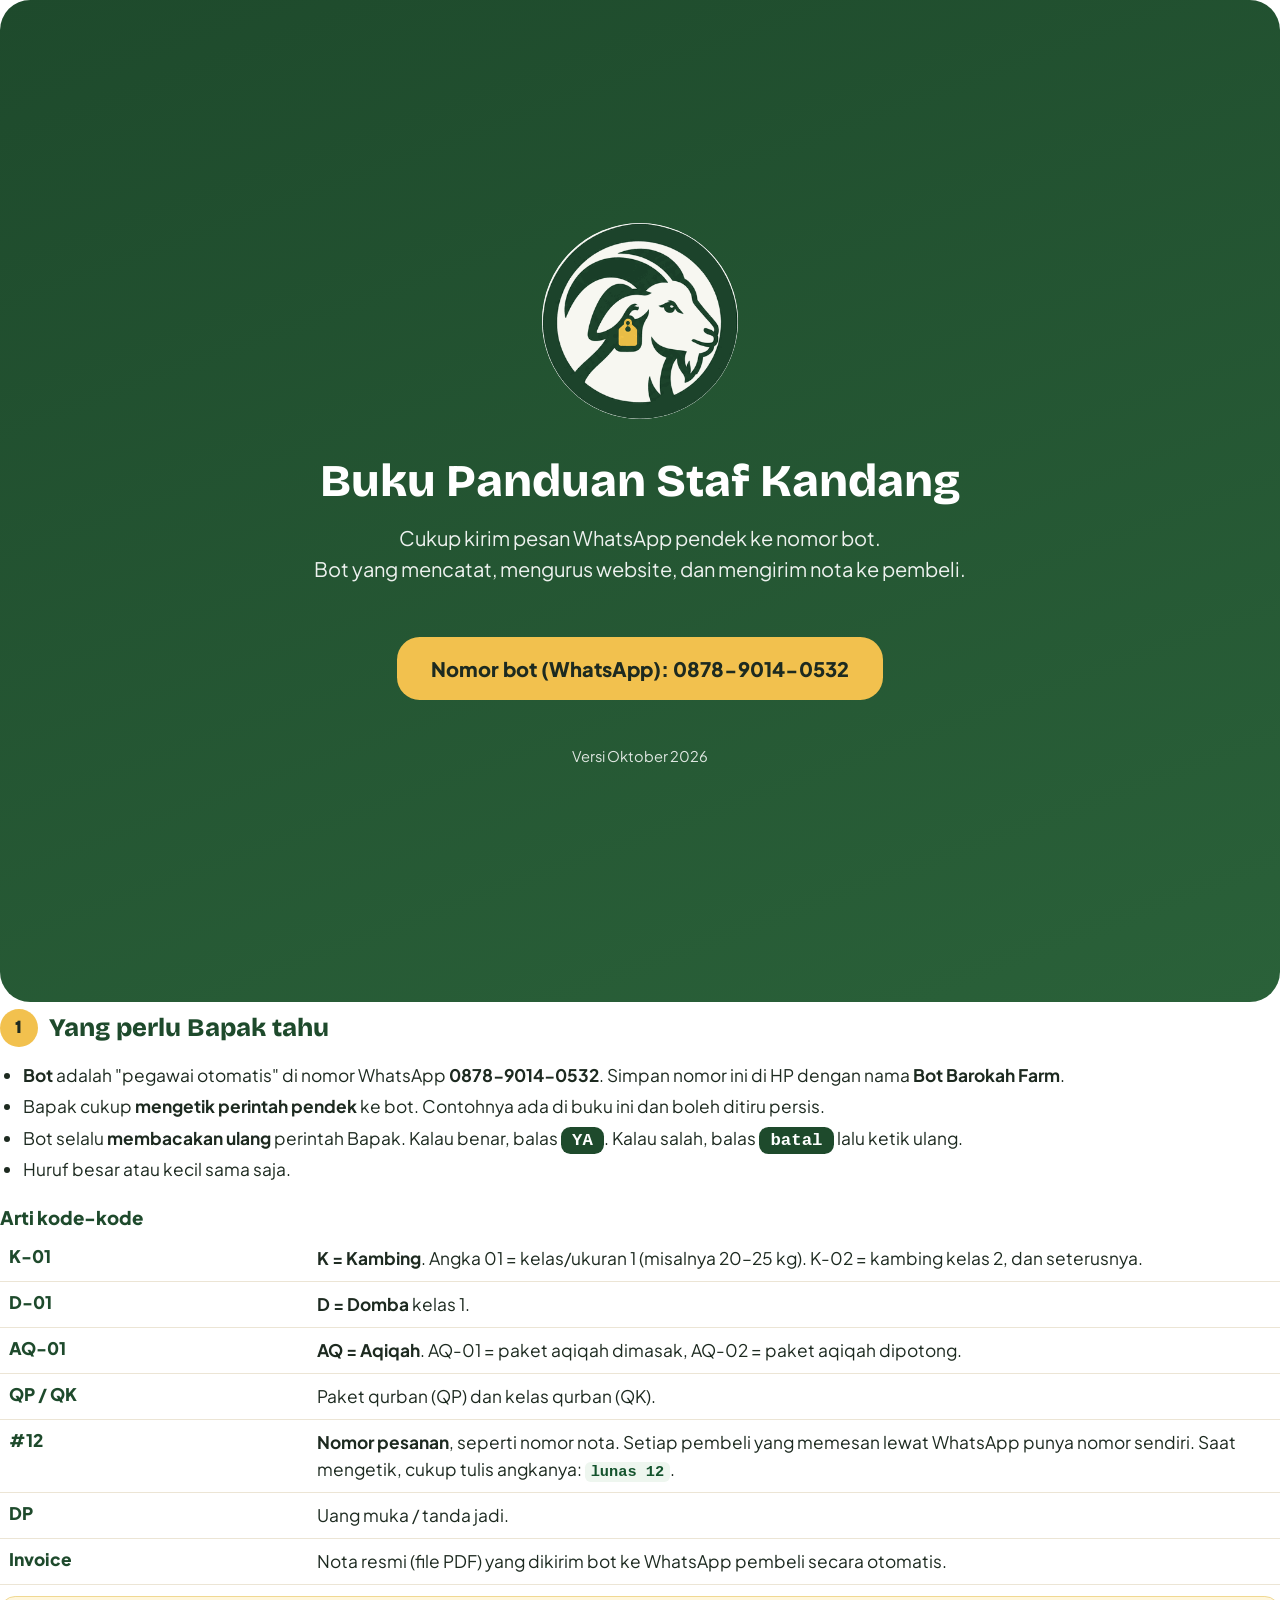
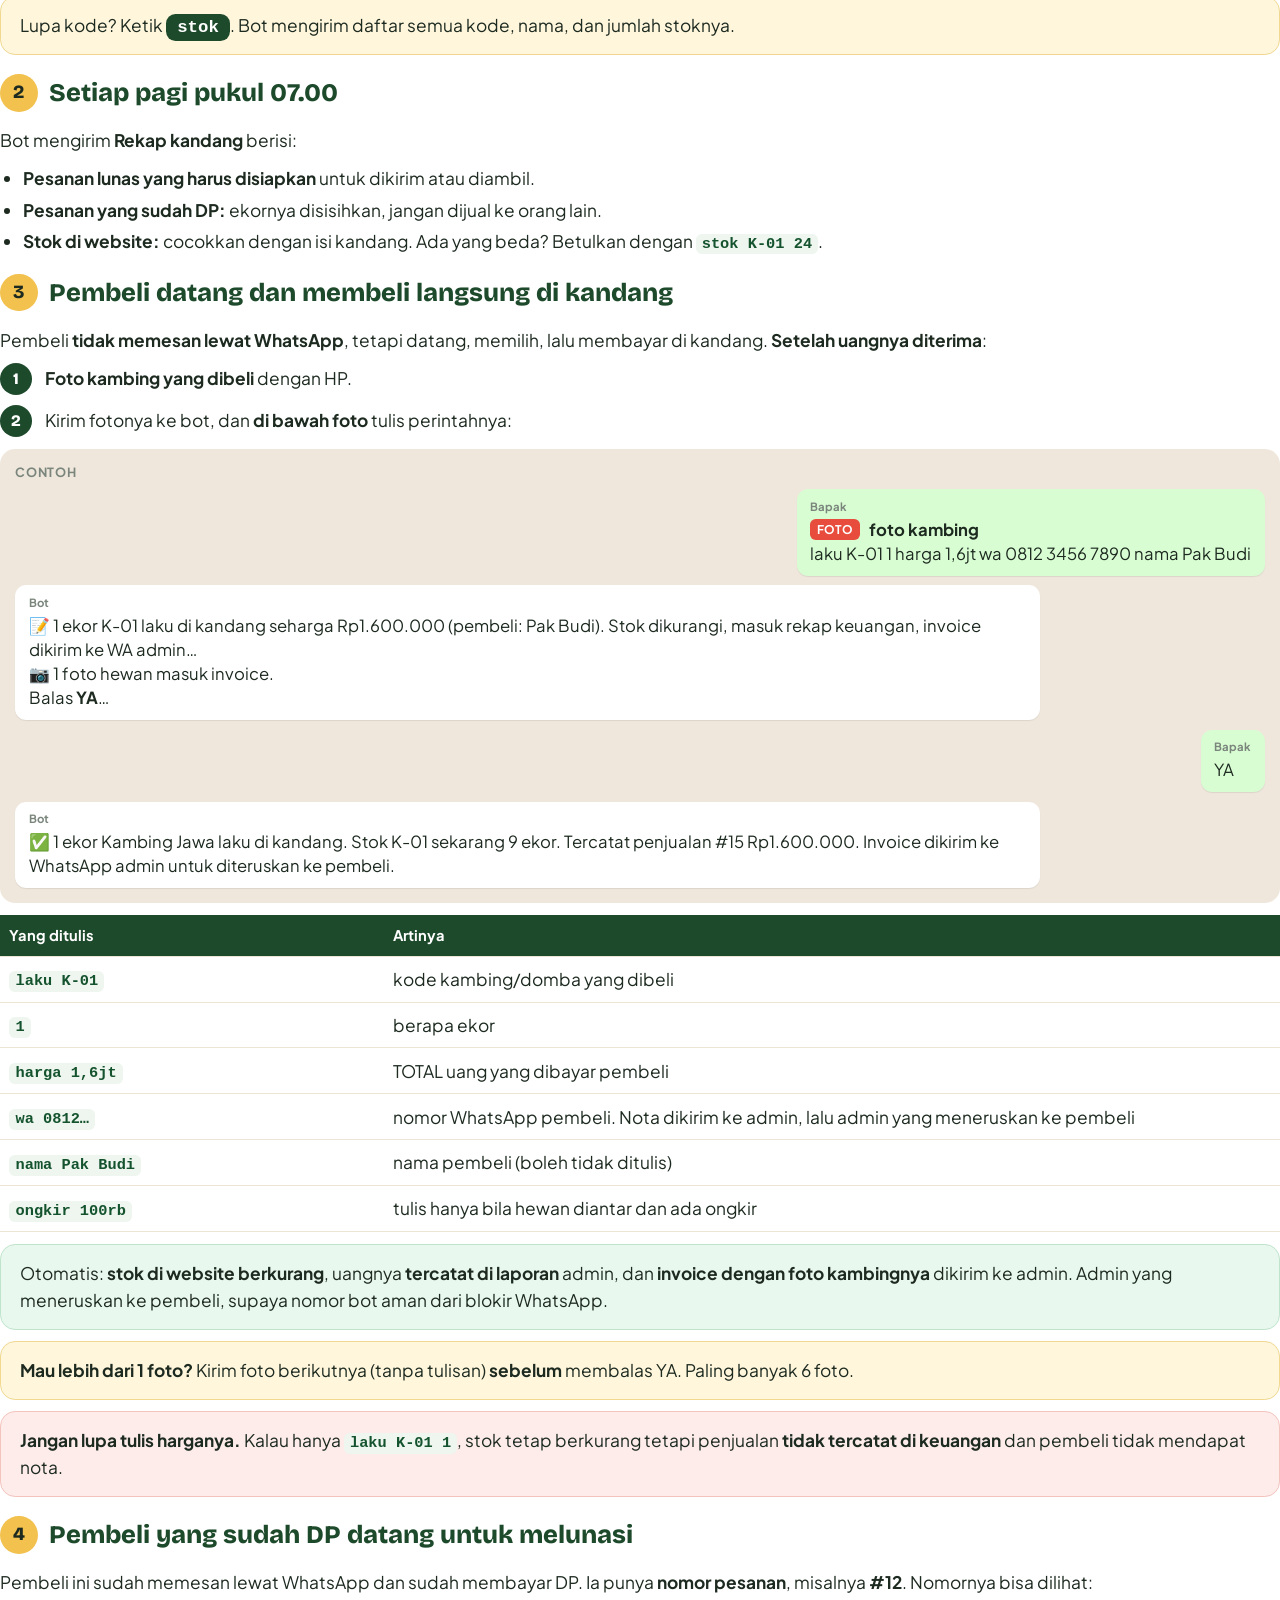
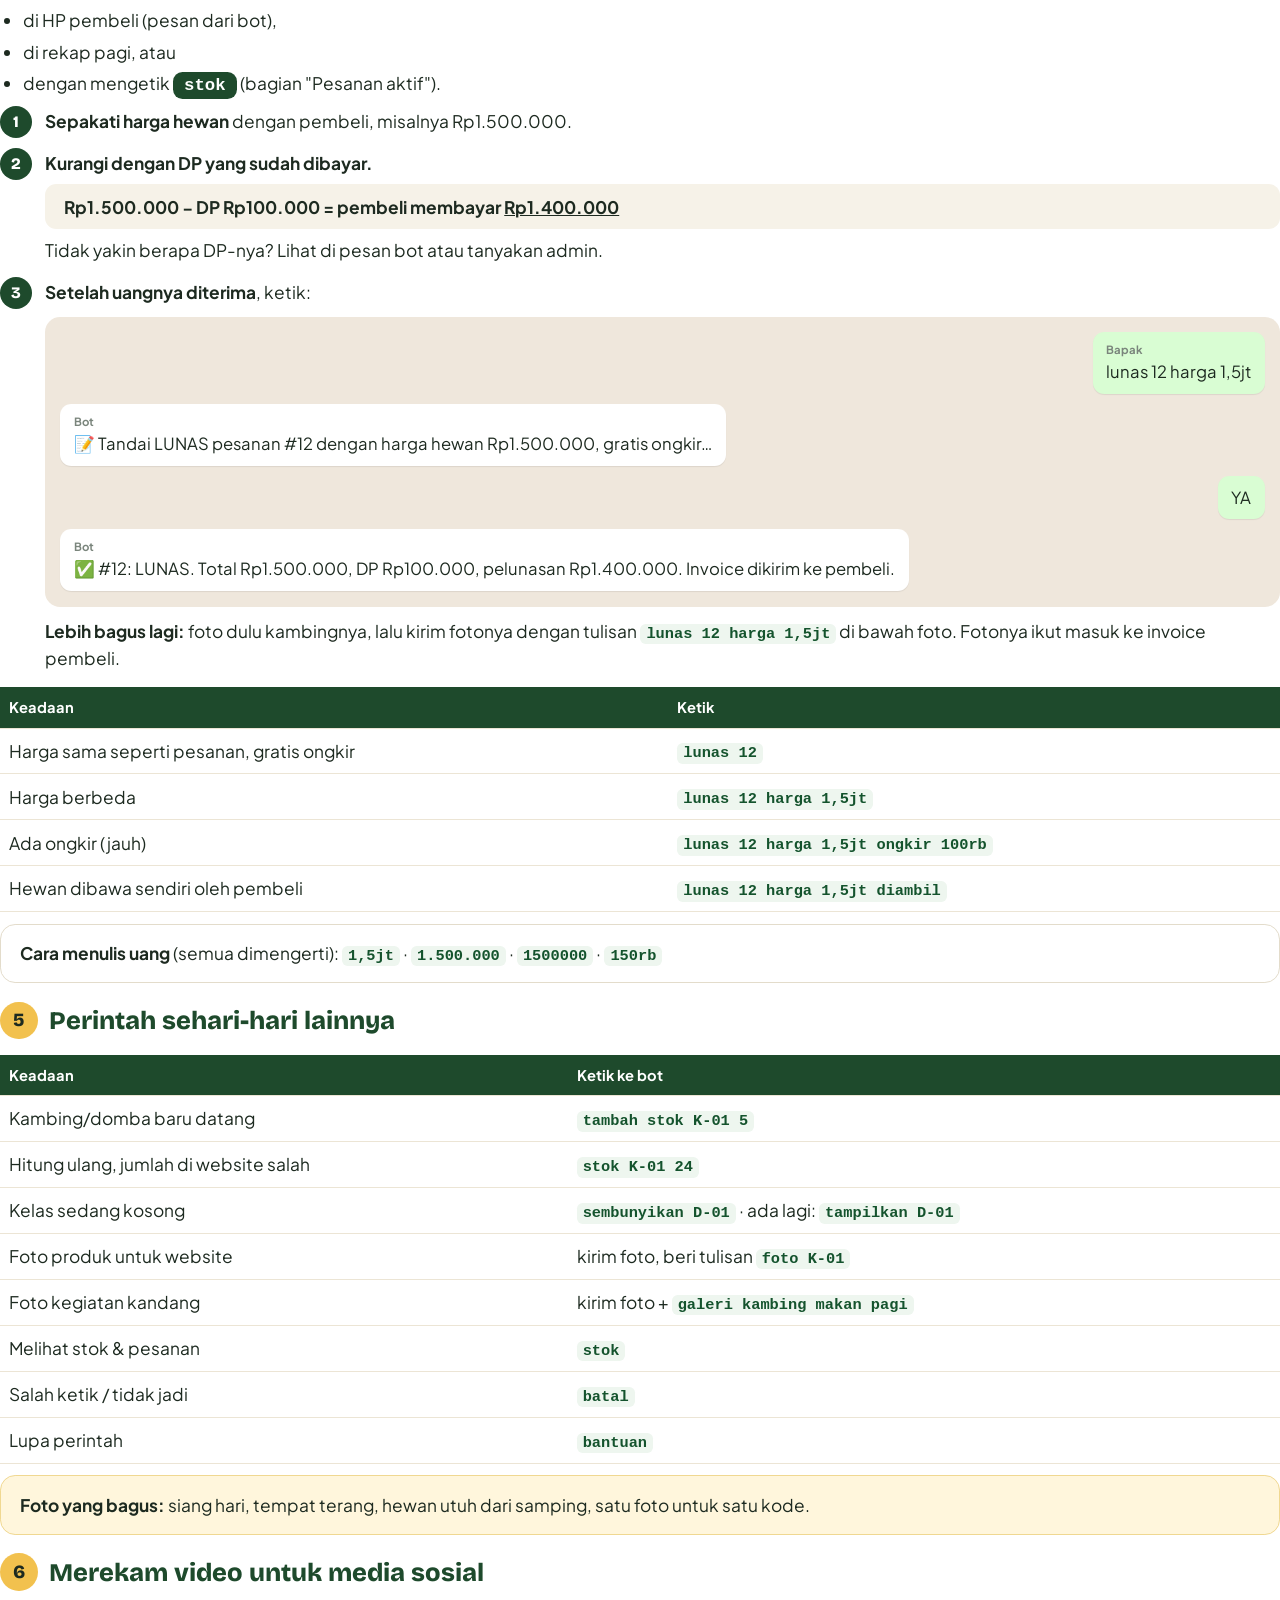
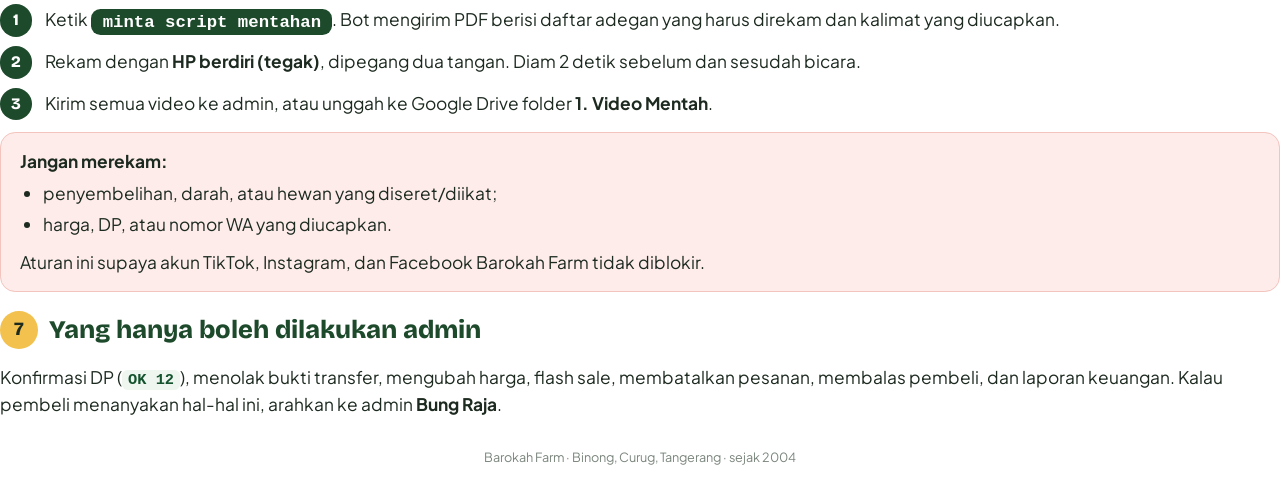
<file: docs/manual/manual-staf.html>
<!doctype html>
<html lang="id"><head><meta charset="utf-8"><title>Buku Panduan Staf Kandang Barokah Farm</title><link rel="stylesheet" href="buku.css">
<style>body{font-size:13pt} .b{font-size:12.5pt}</style></head>
<body>

<div class="sampul">
  <img src="logo-bf.png" alt="">
  <h1>Buku Panduan Staf Kandang</h1>
  <p class="sub">Cukup kirim pesan WhatsApp pendek ke nomor bot.<br>Bot yang mencatat, mengurus website, dan mengirim nota ke pembeli.</p>
  <div class="no">Nomor bot (WhatsApp): 0878-9014-0532</div>
  <p class="kecil">Versi Oktober 2026</p>
</div>

<h2><span class="n">1</span>Yang perlu Bapak tahu</h2>
<ul>
  <li><b>Bot</b> adalah "pegawai otomatis" di nomor WhatsApp <b>0878-9014-0532</b>. Simpan nomor ini di HP dengan nama <b>Bot Barokah Farm</b>.</li>
  <li>Bapak cukup <b>mengetik perintah pendek</b> ke bot. Contohnya ada di buku ini dan boleh ditiru persis.</li>
  <li>Bot selalu <b>membacakan ulang</b> perintah Bapak. Kalau benar, balas <span class="ketik">YA</span>. Kalau salah, balas <span class="ketik">batal</span> lalu ketik ulang.</li>
  <li>Huruf besar atau kecil sama saja.</li>
</ul>

<h3>Arti kode-kode</h3>
<table class="istilah">
  <tr><td>K-01</td><td><b>K = Kambing</b>. Angka 01 = kelas/ukuran 1 (misalnya 20–25 kg). K-02 = kambing kelas 2, dan seterusnya.</td></tr>
  <tr><td>D-01</td><td><b>D = Domba</b> kelas 1.</td></tr>
  <tr><td>AQ-01</td><td><b>AQ = Aqiqah</b>. AQ-01 = paket aqiqah dimasak, AQ-02 = paket aqiqah dipotong.</td></tr>
  <tr><td>QP / QK</td><td>Paket qurban (QP) dan kelas qurban (QK).</td></tr>
  <tr><td>#12</td><td><b>Nomor pesanan</b>, seperti nomor nota. Setiap pembeli yang memesan lewat WhatsApp punya nomor sendiri. Saat mengetik, cukup tulis angkanya: <code>lunas 12</code>.</td></tr>
  <tr><td>DP</td><td>Uang muka / tanda jadi.</td></tr>
  <tr><td>Invoice</td><td>Nota resmi (file PDF) yang dikirim bot ke WhatsApp pembeli secara otomatis.</td></tr>
</table>
<div class="kotak kuning">Lupa kode? Ketik <span class="ketik">stok</span>. Bot mengirim daftar semua kode, nama, dan jumlah stoknya.</div>

<div class="bab"></div>
<h2><span class="n">2</span>Setiap pagi pukul 07.00</h2>
<p>Bot mengirim <b>Rekap kandang</b> berisi:</p>
<ul>
  <li><b>Pesanan lunas yang harus disiapkan</b> untuk dikirim atau diambil.</li>
  <li><b>Pesanan yang sudah DP:</b> ekornya disisihkan, jangan dijual ke orang lain.</li>
  <li><b>Stok di website:</b> cocokkan dengan isi kandang. Ada yang beda? Betulkan dengan <code>stok K-01 24</code>.</li>
</ul>

<h2><span class="n">3</span>Pembeli datang dan membeli langsung di kandang</h2>
<p>Pembeli <b>tidak memesan lewat WhatsApp</b>, tetapi datang, memilih, lalu membayar di kandang. <b>Setelah uangnya diterima</b>:</p>
<ol class="langkah">
  <li><b>Foto kambing yang dibeli</b> dengan HP.</li>
  <li>Kirim fotonya ke bot, dan <b>di bawah foto</b> tulis perintahnya:</li>
</ol>
<div class="chat"><div class="judul">Contoh</div>
  <div class="b saya"><small>Bapak</small><div class="file"><i>FOTO</i> foto kambing</div>laku K-01 1 harga 1,6jt wa 0812 3456 7890 nama Pak Budi</div>
  <div class="b bot"><small>Bot</small>📝 1 ekor K-01 laku di kandang seharga Rp1.600.000 (pembeli: Pak Budi). Stok dikurangi, masuk rekap keuangan, invoice dikirim ke WA admin…<br>📷 1 foto hewan masuk invoice.<br>Balas <b>YA</b>…</div>
  <div class="b saya"><small>Bapak</small>YA</div>
  <div class="b bot"><small>Bot</small>✅ 1 ekor Kambing Jawa laku di kandang. Stok K-01 sekarang 9 ekor. Tercatat penjualan #15 Rp1.600.000. Invoice dikirim ke WhatsApp admin untuk diteruskan ke pembeli.</div>
</div>
<table style="break-inside:avoid">
  <tr><th>Yang ditulis</th><th>Artinya</th></tr>
  <tr><td class="k"><code>laku K-01</code></td><td>kode kambing/domba yang dibeli</td></tr>
  <tr><td class="k"><code>1</code></td><td>berapa ekor</td></tr>
  <tr><td class="k"><code>harga 1,6jt</code></td><td>TOTAL uang yang dibayar pembeli</td></tr>
  <tr><td class="k"><code>wa 0812…</code></td><td>nomor WhatsApp pembeli. Nota dikirim ke admin, lalu admin yang meneruskan ke pembeli</td></tr>
  <tr><td class="k"><code>nama Pak Budi</code></td><td>nama pembeli (boleh tidak ditulis)</td></tr>
  <tr><td class="k"><code>ongkir 100rb</code></td><td>tulis hanya bila hewan diantar dan ada ongkir</td></tr>
</table>
<div class="kotak hijau">Otomatis: <b>stok di website berkurang</b>, uangnya <b>tercatat di laporan</b> admin, dan <b>invoice dengan foto kambingnya</b> dikirim ke admin. Admin yang meneruskan ke pembeli, supaya nomor bot aman dari blokir WhatsApp.</div>
<div class="kotak kuning"><b>Mau lebih dari 1 foto?</b> Kirim foto berikutnya (tanpa tulisan) <b>sebelum</b> membalas YA. Paling banyak 6 foto.</div>
<div class="kotak merah"><b>Jangan lupa tulis harganya.</b> Kalau hanya <code>laku K-01 1</code>, stok tetap berkurang tetapi penjualan <b>tidak tercatat di keuangan</b> dan pembeli tidak mendapat nota.</div>

<div class="bab"></div>
<h2><span class="n">4</span>Pembeli yang sudah DP datang untuk melunasi</h2>
<p>Pembeli ini sudah memesan lewat WhatsApp dan sudah membayar DP. Ia punya <b>nomor pesanan</b>, misalnya <b>#12</b>. Nomornya bisa dilihat:</p>
<ul>
  <li>di HP pembeli (pesan dari bot),</li>
  <li>di rekap pagi, atau</li>
  <li>dengan mengetik <span class="ketik">stok</span> (bagian "Pesanan aktif").</li>
</ul>
<ol class="langkah">
  <li><b>Sepakati harga hewan</b> dengan pembeli, misalnya Rp1.500.000.</li>
  <li><b>Kurangi dengan DP yang sudah dibayar.</b>
    <div class="hitung">Rp1.500.000 − DP Rp100.000 = pembeli membayar <u>Rp1.400.000</u></div>
    Tidak yakin berapa DP-nya? Lihat di pesan bot atau tanyakan admin.</li>
  <li><b>Setelah uangnya diterima</b>, ketik:
    <div class="chat"><div class="b saya"><small>Bapak</small>lunas 12 harga 1,5jt</div>
      <div class="b bot"><small>Bot</small>📝 Tandai LUNAS pesanan #12 dengan harga hewan Rp1.500.000, gratis ongkir…</div><div class="b saya">YA</div>
      <div class="b bot"><small>Bot</small>✅ #12: LUNAS. Total Rp1.500.000, DP Rp100.000, pelunasan Rp1.400.000. Invoice dikirim ke pembeli.</div></div>
    <b>Lebih bagus lagi:</b> foto dulu kambingnya, lalu kirim fotonya dengan tulisan <code>lunas 12 harga 1,5jt</code> di bawah foto. Fotonya ikut masuk ke invoice pembeli.</li>
</ol>
<table>
  <tr><th>Keadaan</th><th>Ketik</th></tr>
  <tr><td>Harga sama seperti pesanan, gratis ongkir</td><td><code>lunas 12</code></td></tr>
  <tr><td>Harga berbeda</td><td><code>lunas 12 harga 1,5jt</code></td></tr>
  <tr><td>Ada ongkir (jauh)</td><td><code>lunas 12 harga 1,5jt ongkir 100rb</code></td></tr>
  <tr><td>Hewan dibawa sendiri oleh pembeli</td><td><code>lunas 12 harga 1,5jt diambil</code></td></tr>
</table>
<div class="kotak"><b>Cara menulis uang</b> (semua dimengerti): <code>1,5jt</code> · <code>1.500.000</code> · <code>1500000</code> · <code>150rb</code></div>

<div class="bab"></div>
<h2><span class="n">5</span>Perintah sehari-hari lainnya</h2>
<table>
  <tr><th>Keadaan</th><th>Ketik ke bot</th></tr>
  <tr><td>Kambing/domba baru datang</td><td><code>tambah stok K-01 5</code></td></tr>
  <tr><td>Hitung ulang, jumlah di website salah</td><td><code>stok K-01 24</code></td></tr>
  <tr><td>Kelas sedang kosong</td><td><code>sembunyikan D-01</code> · ada lagi: <code>tampilkan D-01</code></td></tr>
  <tr><td>Foto produk untuk website</td><td>kirim foto, beri tulisan <code>foto K-01</code></td></tr>
  <tr><td>Foto kegiatan kandang</td><td>kirim foto + <code>galeri kambing makan pagi</code></td></tr>
  <tr><td>Melihat stok &amp; pesanan</td><td><code>stok</code></td></tr>
  <tr><td>Salah ketik / tidak jadi</td><td><code>batal</code></td></tr>
  <tr><td>Lupa perintah</td><td><code>bantuan</code></td></tr>
</table>
<div class="kotak kuning"><b>Foto yang bagus:</b> siang hari, tempat terang, hewan utuh dari samping, satu foto untuk satu kode.</div>

<h2><span class="n">6</span>Merekam video untuk media sosial</h2>
<ol class="langkah">
  <li>Ketik <span class="ketik">minta script mentahan</span>. Bot mengirim PDF berisi daftar adegan yang harus direkam dan kalimat yang diucapkan.</li>
  <li>Rekam dengan <b>HP berdiri (tegak)</b>, dipegang dua tangan. Diam 2 detik sebelum dan sesudah bicara.</li>
  <li>Kirim semua video ke admin, atau unggah ke Google Drive folder <b>1. Video Mentah</b>.</li>
</ol>
<div class="kotak merah"><b>Jangan merekam:</b>
<ul>
  <li>penyembelihan, darah, atau hewan yang diseret/diikat;</li>
  <li>harga, DP, atau nomor WA yang diucapkan.</li>
</ul>
Aturan ini supaya akun TikTok, Instagram, dan Facebook Barokah Farm tidak diblokir.</div>

<h2><span class="n">7</span>Yang hanya boleh dilakukan admin</h2>
<p>Konfirmasi DP (<code>OK 12</code>), menolak bukti transfer, mengubah harga, flash sale, membatalkan pesanan, membalas pembeli, dan laporan keuangan. Kalau pembeli menanyakan hal-hal ini, arahkan ke admin <b>Bung Raja</b>.</p>
<p class="kaki">Barokah Farm · Binong, Curug, Tangerang · sejak 2004</p>
</body></html>
</file>
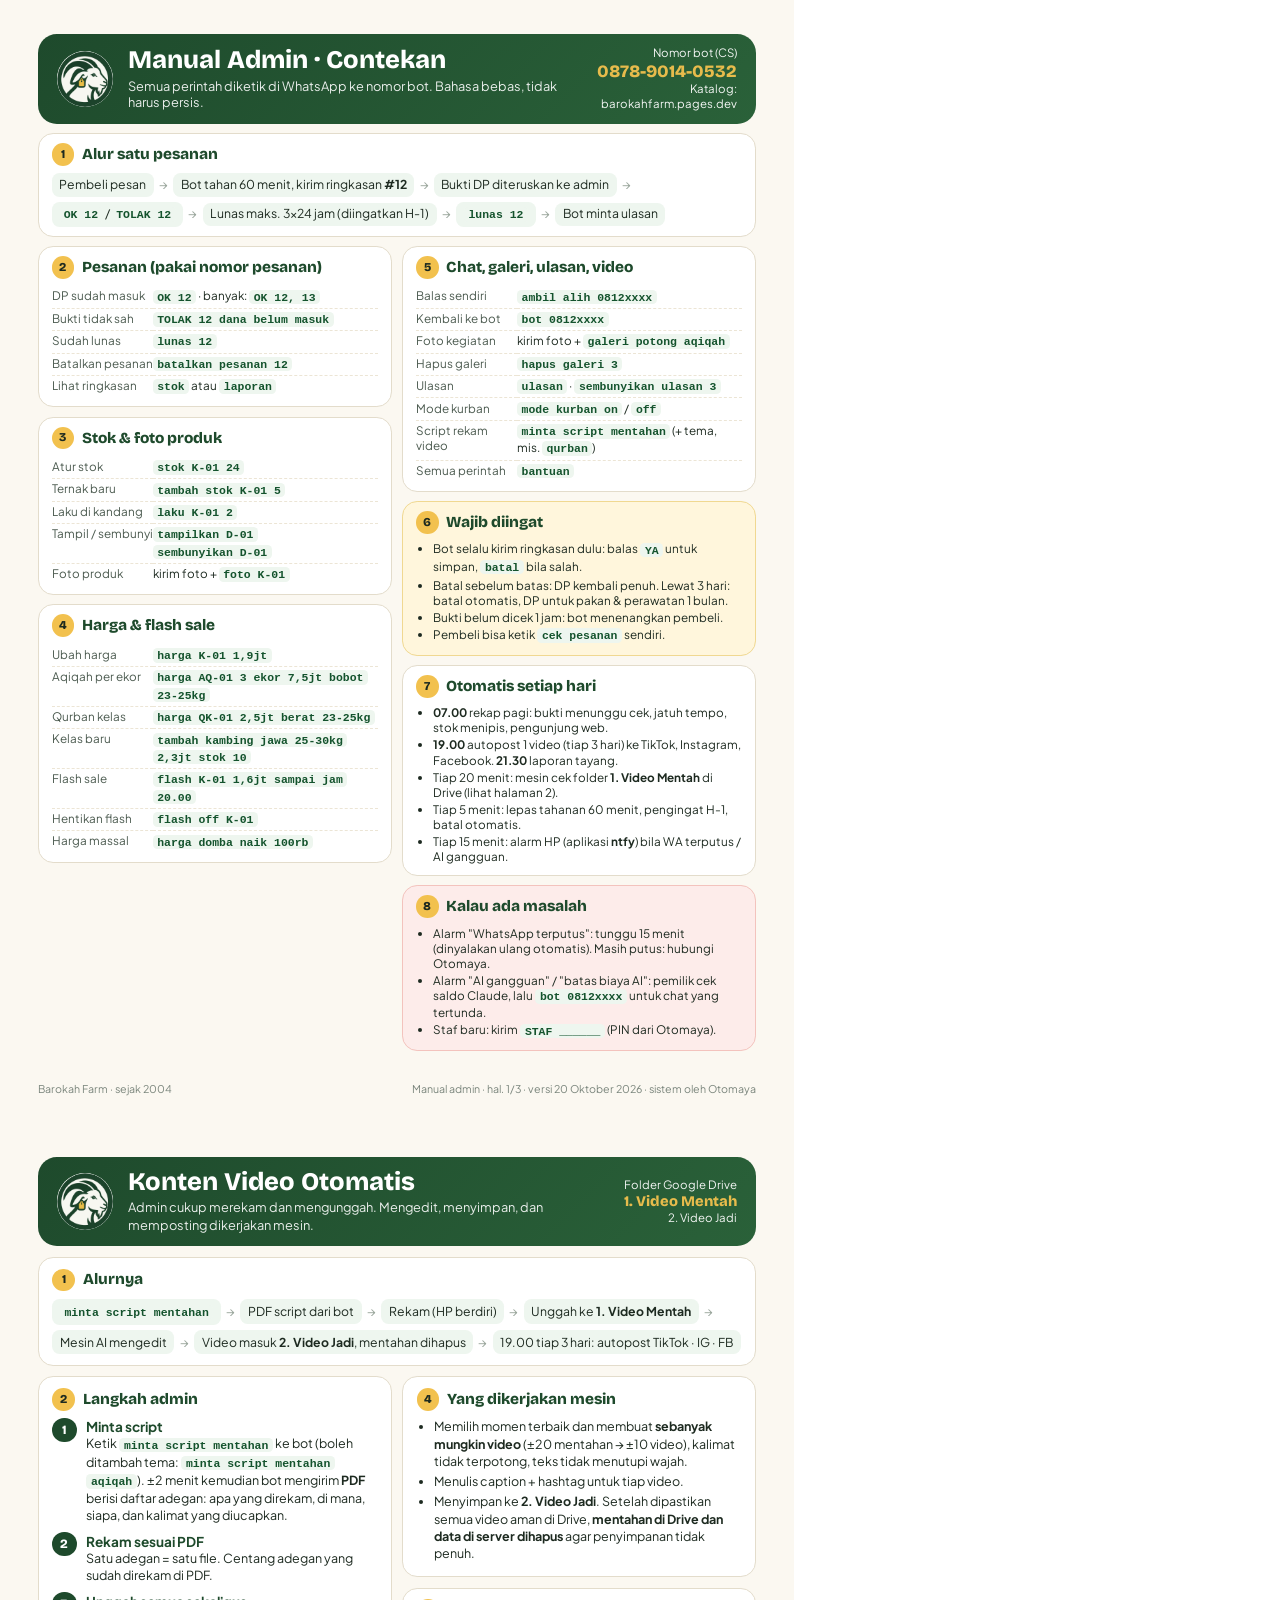
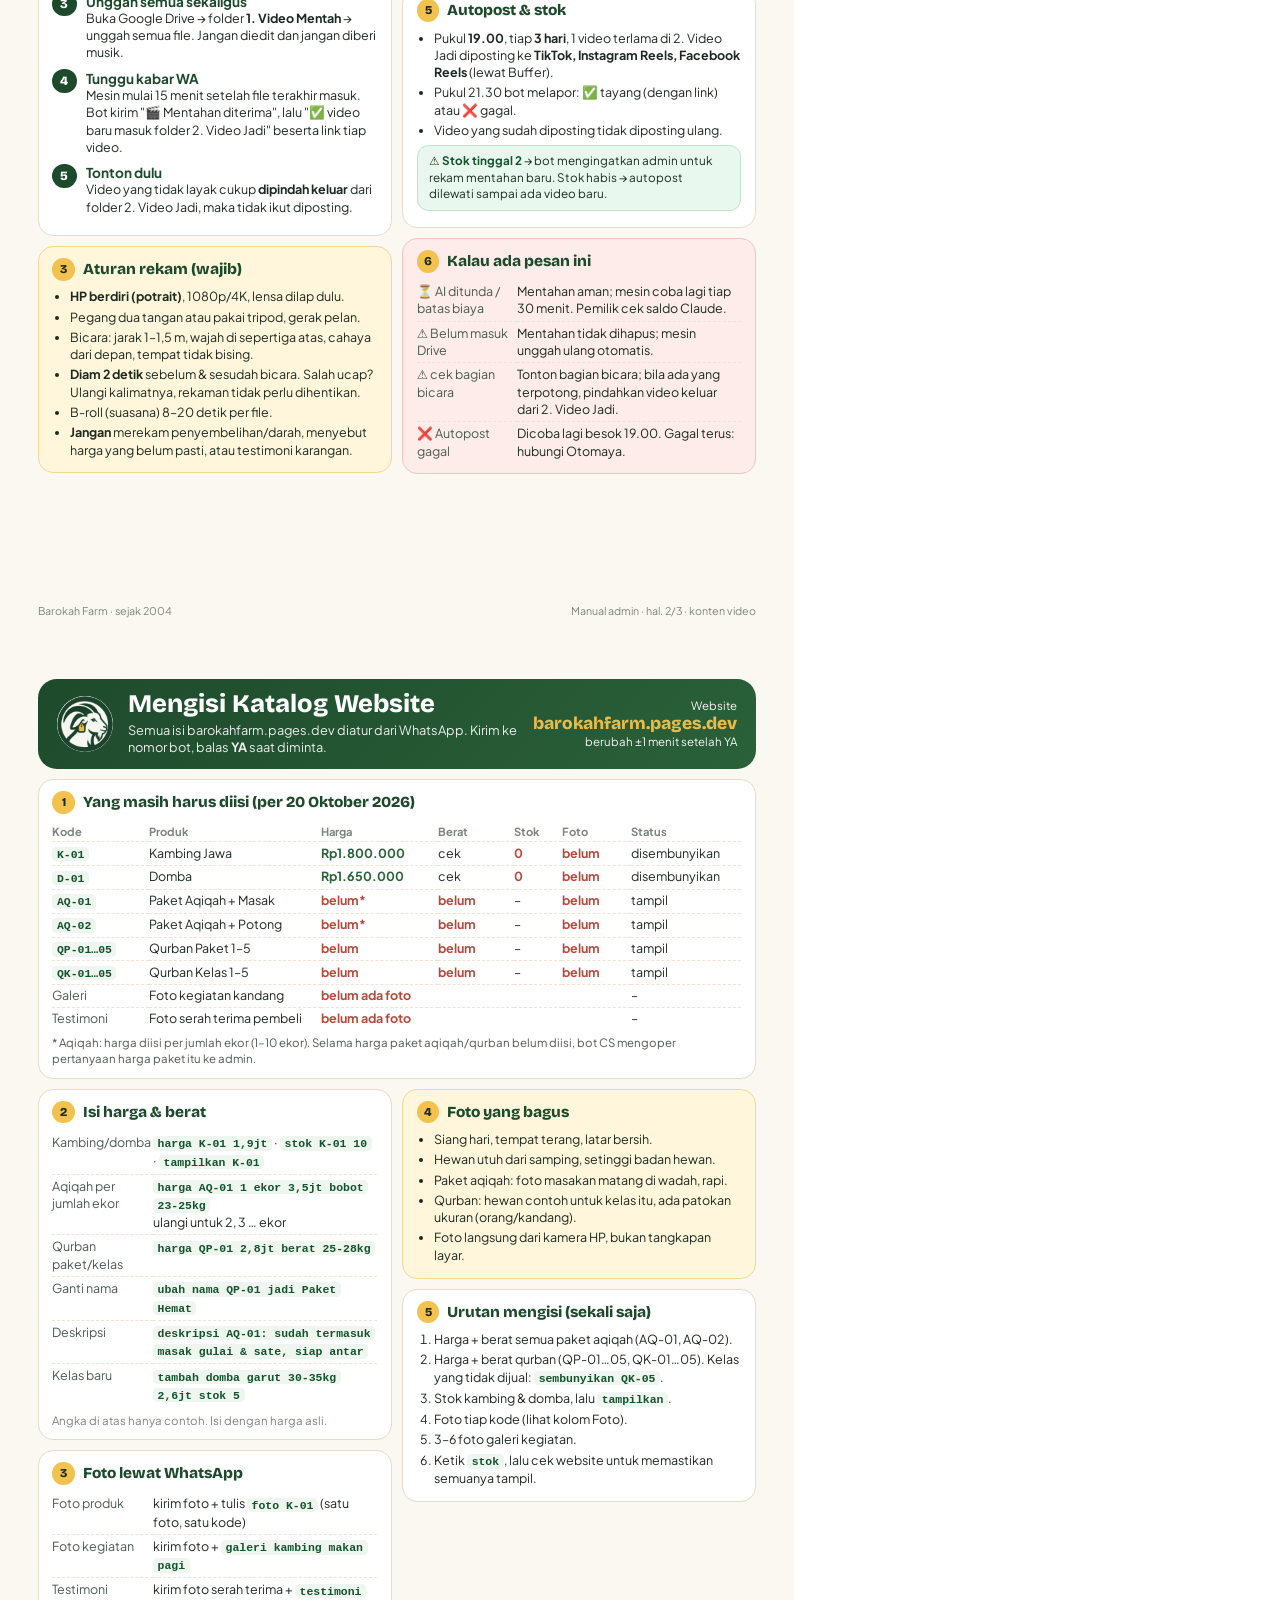
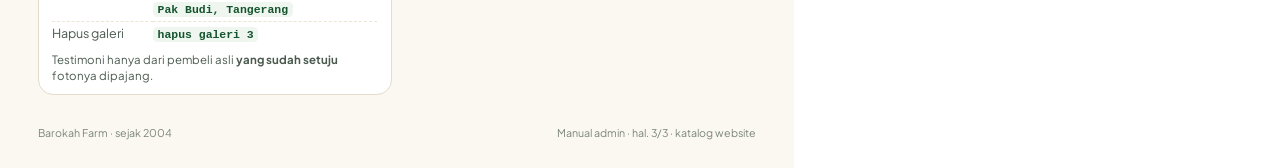
<file: docs/manual/manual.html>
<!doctype html>
<html lang="id"><head><meta charset="utf-8"><title>Manual Admin Barokah Farm</title><link rel="stylesheet" href="manual.css"></head>
<body>

<!-- ============================ HALAMAN 1: CONTEKAN ============================ -->
<div class="page padat">
<header>
  <img src="logo-bf.png" alt="">
  <div><h1>Manual Admin · Contekan</h1><p>Semua perintah diketik di WhatsApp ke nomor bot. Bahasa bebas, tidak harus persis.</p></div>
  <div class="no">Nomor bot (CS)<b>0878-9014-0532</b>Katalog: barokahfarm.pages.dev</div>
</header>

<div class="box">
  <h2><span class="n">1</span>Alur satu pesanan</h2>
  <div class="flow">
    <span>Pembeli pesan</span><i>→</i><span>Bot tahan 60 menit, kirim ringkasan <b>#12</b></span><i>→</i>
    <span>Bukti DP diteruskan ke admin</span><i>→</i>
    <span><code>OK 12</code> / <code>TOLAK 12</code></span><i>→</i><span>Lunas maks. 3×24 jam (diingatkan H-1)</span><i>→</i>
    <span><code>lunas 12</code></span><i>→</i><span>Bot minta ulasan</span>
  </div>
</div>

<div class="grid">
  <div class="box">
    <h2><span class="n">2</span>Pesanan (pakai nomor pesanan)</h2>
    <table>
      <tr><td>DP sudah masuk</td><td><code>OK 12</code> · banyak: <code>OK 12, 13</code></td></tr>
      <tr><td>Bukti tidak sah</td><td><code>TOLAK 12 dana belum masuk</code></td></tr>
      <tr><td>Sudah lunas</td><td><code>lunas 12</code></td></tr>
      <tr><td>Batalkan pesanan</td><td><code>batalkan pesanan 12</code></td></tr>
      <tr><td>Lihat ringkasan</td><td><code>stok</code> atau <code>laporan</code></td></tr>
    </table>
  </div>

  <div class="box">
    <h2><span class="n">3</span>Stok &amp; foto produk</h2>
    <table>
      <tr><td>Atur stok</td><td><code>stok K-01 24</code></td></tr>
      <tr><td>Ternak baru</td><td><code>tambah stok K-01 5</code></td></tr>
      <tr><td>Laku di kandang</td><td><code>laku K-01 2</code></td></tr>
      <tr><td>Tampil / sembunyi</td><td><code>tampilkan D-01</code><br><code>sembunyikan D-01</code></td></tr>
      <tr><td>Foto produk</td><td>kirim foto + <code>foto K-01</code></td></tr>
    </table>
  </div>

  <div class="box">
    <h2><span class="n">4</span>Harga &amp; flash sale</h2>
    <table>
      <tr><td>Ubah harga</td><td><code>harga K-01 1,9jt</code></td></tr>
      <tr><td>Aqiqah per ekor</td><td><code>harga AQ-01 3 ekor 7,5jt bobot 23-25kg</code></td></tr>
      <tr><td>Qurban kelas</td><td><code>harga QK-01 2,5jt berat 23-25kg</code></td></tr>
      <tr><td>Kelas baru</td><td><code>tambah kambing jawa 25-30kg 2,3jt stok 10</code></td></tr>
      <tr><td>Flash sale</td><td><code>flash K-01 1,6jt sampai jam 20.00</code></td></tr>
      <tr><td>Hentikan flash</td><td><code>flash off K-01</code></td></tr>
      <tr><td>Harga massal</td><td><code>harga domba naik 100rb</code></td></tr>
    </table>
  </div>

  <div class="box">
    <h2><span class="n">5</span>Chat, galeri, ulasan, video</h2>
    <table>
      <tr><td>Balas sendiri</td><td><code>ambil alih 0812xxxx</code></td></tr>
      <tr><td>Kembali ke bot</td><td><code>bot 0812xxxx</code></td></tr>
      <tr><td>Foto kegiatan</td><td>kirim foto + <code>galeri potong aqiqah</code></td></tr>
      <tr><td>Hapus galeri</td><td><code>hapus galeri 3</code></td></tr>
      <tr><td>Ulasan</td><td><code>ulasan</code> · <code>sembunyikan ulasan 3</code></td></tr>
      <tr><td>Mode kurban</td><td><code>mode kurban on</code> / <code>off</code></td></tr>
      <tr><td>Script rekam video</td><td><code>minta script mentahan</code> (+ tema, mis. <code>qurban</code>)</td></tr>
      <tr><td>Semua perintah</td><td><code>bantuan</code></td></tr>
    </table>
  </div>

  <div class="box note">
    <h2><span class="n">6</span>Wajib diingat</h2>
    <ul>
      <li>Bot selalu kirim ringkasan dulu: balas <code>YA</code> untuk simpan, <code>batal</code> bila salah.</li>
      <li>Batal sebelum batas: DP kembali penuh. Lewat 3 hari: batal otomatis, DP untuk pakan &amp; perawatan 1 bulan.</li>
      <li>Bukti belum dicek 1 jam: bot menenangkan pembeli.</li>
      <li>Pembeli bisa ketik <code>cek pesanan</code> sendiri.</li>
    </ul>
  </div>

  <div class="box">
    <h2><span class="n">7</span>Otomatis setiap hari</h2>
    <ul>
      <li><b>07.00</b> rekap pagi: bukti menunggu cek, jatuh tempo, stok menipis, pengunjung web.</li>
      <li><b>19.00</b> autopost 1 video (tiap 3 hari) ke TikTok, Instagram, Facebook. <b>21.30</b> laporan tayang.</li>
      <li>Tiap 20 menit: mesin cek folder <b>1. Video Mentah</b> di Drive (lihat halaman 2).</li>
      <li>Tiap 5 menit: lepas tahanan 60 menit, pengingat H-1, batal otomatis.</li>
      <li>Tiap 15 menit: alarm HP (aplikasi <b>ntfy</b>) bila WA terputus / AI gangguan.</li>
    </ul>
  </div>

  <div class="box warn">
    <h2><span class="n">8</span>Kalau ada masalah</h2>
    <ul>
      <li>Alarm "WhatsApp terputus": tunggu 15 menit (dinyalakan ulang otomatis). Masih putus: hubungi Otomaya.</li>
      <li>Alarm "AI gangguan" / "batas biaya AI": pemilik cek saldo Claude, lalu <code>bot 0812xxxx</code> untuk chat yang tertunda.</li>
      <li>Staf baru: kirim <code>STAF ______</code> (PIN dari Otomaya).</li>
    </ul>
  </div>
</div>
<footer><span>Barokah Farm · sejak 2004</span><span>Manual admin · hal. 1/3 · versi 20 Oktober 2026 · sistem oleh Otomaya</span></footer>
</div>

<!-- ============================ HALAMAN 2: VIDEO ============================ -->
<div class="page">
<header>
  <img src="logo-bf.png" alt="">
  <div><h1>Konten Video Otomatis</h1><p>Admin cukup merekam dan mengunggah. Mengedit, menyimpan, dan memposting dikerjakan mesin.</p></div>
  <div class="no" style="white-space:nowrap">Folder Google Drive<b style="font-size:11pt">1. Video Mentah</b>2. Video Jadi</div>
</header>

<div class="box">
  <h2><span class="n">1</span>Alurnya</h2>
  <div class="flow">
    <span><code>minta script mentahan</code></span><i>→</i><span>PDF script dari bot</span><i>→</i><span>Rekam (HP berdiri)</span><i>→</i>
    <span>Unggah ke <b>1. Video Mentah</b></span><i>→</i><span>Mesin AI mengedit</span><i>→</i><span>Video masuk <b>2. Video Jadi</b>, mentahan dihapus</span><i>→</i>
    <span>19.00 tiap 3 hari: autopost TikTok · IG · FB</span>
  </div>
</div>

<div class="grid">
  <div class="box">
    <h2><span class="n">2</span>Langkah admin</h2>
    <ol class="langkah">
      <li><b class="t">Minta script</b>Ketik <code>minta script mentahan</code> ke bot (boleh ditambah tema: <code>minta script mentahan aqiqah</code>). ±2 menit kemudian bot mengirim <b>PDF</b> berisi daftar adegan: apa yang direkam, di mana, siapa, dan kalimat yang diucapkan.</li>
      <li><b class="t">Rekam sesuai PDF</b>Satu adegan = satu file. Centang adegan yang sudah direkam di PDF.</li>
      <li><b class="t">Unggah semua sekaligus</b>Buka Google Drive → folder <b>1. Video Mentah</b> → unggah semua file. Jangan diedit dan jangan diberi musik.</li>
      <li><b class="t">Tunggu kabar WA</b>Mesin mulai 15 menit setelah file terakhir masuk. Bot kirim "🎬 Mentahan diterima", lalu "✅ video baru masuk folder 2. Video Jadi" beserta link tiap video.</li>
      <li><b class="t">Tonton dulu</b>Video yang tidak layak cukup <b>dipindah keluar</b> dari folder 2. Video Jadi, maka tidak ikut diposting.</li>
    </ol>
  </div>

  <div class="box note">
    <h2><span class="n">3</span>Aturan rekam (wajib)</h2>
    <ul>
      <li><b>HP berdiri (potrait)</b>, 1080p/4K, lensa dilap dulu.</li>
      <li>Pegang dua tangan atau pakai tripod, gerak pelan.</li>
      <li>Bicara: jarak 1–1,5 m, wajah di sepertiga atas, cahaya dari depan, tempat tidak bising.</li>
      <li><b>Diam 2 detik</b> sebelum &amp; sesudah bicara. Salah ucap? Ulangi kalimatnya, rekaman tidak perlu dihentikan.</li>
      <li>B-roll (suasana) 8–20 detik per file.</li>
      <li><b>Jangan</b> merekam penyembelihan/darah, menyebut harga yang belum pasti, atau testimoni karangan.</li>
    </ul>
  </div>

  <div class="box">
    <h2><span class="n">4</span>Yang dikerjakan mesin</h2>
    <ul>
      <li>Memilih momen terbaik dan membuat <b>sebanyak mungkin video</b> (±20 mentahan → ±10 video), kalimat tidak terpotong, teks tidak menutupi wajah.</li>
      <li>Menulis caption + hashtag untuk tiap video.</li>
      <li>Menyimpan ke <b>2. Video Jadi</b>. Setelah dipastikan semua video aman di Drive, <b>mentahan di Drive dan data di server dihapus</b> agar penyimpanan tidak penuh.</li>
    </ul>
  </div>

  <div class="box">
    <h2><span class="n">5</span>Autopost &amp; stok</h2>
    <ul>
      <li>Pukul <b>19.00</b>, tiap <b>3 hari</b>, 1 video terlama di 2. Video Jadi diposting ke <b>TikTok, Instagram Reels, Facebook Reels</b> (lewat Buffer).</li>
      <li>Pukul 21.30 bot melapor: ✅ tayang (dengan link) atau ❌ gagal.</li>
      <li>Video yang sudah diposting tidak diposting ulang.</li>
    </ul>
    <div class="wa">⚠️ <b>Stok tinggal 2</b> → bot mengingatkan admin untuk rekam mentahan baru. Stok habis → autopost dilewati sampai ada video baru.</div>
  </div>

  <div class="box warn">
    <h2><span class="n">6</span>Kalau ada pesan ini</h2>
    <table>
      <tr><td>⏳ AI ditunda / batas biaya</td><td>Mentahan aman; mesin coba lagi tiap 30 menit. Pemilik cek saldo Claude.</td></tr>
      <tr><td>⚠️ Belum masuk Drive</td><td>Mentahan tidak dihapus; mesin unggah ulang otomatis.</td></tr>
      <tr><td>⚠️ cek bagian bicara</td><td>Tonton bagian bicara; bila ada yang terpotong, pindahkan video keluar dari 2. Video Jadi.</td></tr>
      <tr><td>❌ Autopost gagal</td><td>Dicoba lagi besok 19.00. Gagal terus: hubungi Otomaya.</td></tr>
    </table>
  </div>
</div>
<footer><span>Barokah Farm · sejak 2004</span><span>Manual admin · hal. 2/3 · konten video</span></footer>
</div>

<!-- ============================ HALAMAN 3: KATALOG ============================ -->
<div class="page">
<header>
  <img src="logo-bf.png" alt="">
  <div><h1>Mengisi Katalog Website</h1><p>Semua isi barokahfarm.pages.dev diatur dari WhatsApp. Kirim ke nomor bot, balas <b>YA</b> saat diminta.</p></div>
  <div class="no">Website<b>barokahfarm.pages.dev</b>berubah ±1 menit setelah YA</div>
</header>

<div class="box">
  <h2><span class="n">1</span>Yang masih harus diisi (per 20 Oktober 2026)</h2>
  <table class="cek">
    <colgroup><col style="width:14%"><col style="width:25%"><col style="width:17%"><col style="width:11%"><col style="width:7%"><col style="width:10%"><col style="width:16%"></colgroup>
    <tr><th class="k">Kode</th><th>Produk</th><th>Harga</th><th>Berat</th><th>Stok</th><th>Foto</th><th>Status</th></tr>
    <tr><td class="k"><code>K-01</code></td><td>Kambing Jawa</td><td class="ok">Rp1.800.000</td><td>cek</td><td class="kosong">0</td><td class="kosong">belum</td><td>disembunyikan</td></tr>
    <tr><td class="k"><code>D-01</code></td><td>Domba</td><td class="ok">Rp1.650.000</td><td>cek</td><td class="kosong">0</td><td class="kosong">belum</td><td>disembunyikan</td></tr>
    <tr><td class="k"><code>AQ-01</code></td><td>Paket Aqiqah + Masak</td><td class="kosong">belum*</td><td class="kosong">belum</td><td>–</td><td class="kosong">belum</td><td>tampil</td></tr>
    <tr><td class="k"><code>AQ-02</code></td><td>Paket Aqiqah + Potong</td><td class="kosong">belum*</td><td class="kosong">belum</td><td>–</td><td class="kosong">belum</td><td>tampil</td></tr>
    <tr><td class="k"><code>QP-01…05</code></td><td>Qurban Paket 1–5</td><td class="kosong">belum</td><td class="kosong">belum</td><td>–</td><td class="kosong">belum</td><td>tampil</td></tr>
    <tr><td class="k"><code>QK-01…05</code></td><td>Qurban Kelas 1–5</td><td class="kosong">belum</td><td class="kosong">belum</td><td>–</td><td class="kosong">belum</td><td>tampil</td></tr>
    <tr><td class="k">Galeri</td><td>Foto kegiatan kandang</td><td colspan="4" class="kosong">belum ada foto</td><td>–</td></tr>
    <tr><td class="k">Testimoni</td><td>Foto serah terima pembeli</td><td colspan="4" class="kosong">belum ada foto</td><td>–</td></tr>
  </table>
  <p style="margin:1.5mm 0 0;font-size:8.6pt;color:#4b5a4f">* Aqiqah: harga diisi per jumlah ekor (1–10 ekor). Selama harga paket aqiqah/qurban belum diisi, bot CS mengoper pertanyaan harga paket itu ke admin.</p>
</div>

<div class="grid">
  <div class="box">
    <h2><span class="n">2</span>Isi harga &amp; berat</h2>
    <table>
      <tr><td>Kambing/domba</td><td><code>harga K-01 1,9jt</code> · <code>stok K-01 10</code> · <code>tampilkan K-01</code></td></tr>
      <tr><td>Aqiqah per jumlah ekor</td><td><code>harga AQ-01 1 ekor 3,5jt bobot 23-25kg</code><br>ulangi untuk 2, 3 … ekor</td></tr>
      <tr><td>Qurban paket/kelas</td><td><code>harga QP-01 2,8jt berat 25-28kg</code></td></tr>
      <tr><td>Ganti nama</td><td><code>ubah nama QP-01 jadi Paket Hemat</code></td></tr>
      <tr><td>Deskripsi</td><td><code>deskripsi AQ-01: sudah termasuk masak gulai &amp; sate, siap antar</code></td></tr>
      <tr><td>Kelas baru</td><td><code>tambah domba garut 30-35kg 2,6jt stok 5</code></td></tr>
    </table>
    <p style="margin:1.5mm 0 0;font-size:8.6pt;color:#7a857c">Angka di atas hanya contoh. Isi dengan harga asli.</p>
  </div>

  <div class="box">
    <h2><span class="n">3</span>Foto lewat WhatsApp</h2>
    <table>
      <tr><td>Foto produk</td><td>kirim foto + tulis <code>foto K-01</code> (satu foto, satu kode)</td></tr>
      <tr><td>Foto kegiatan</td><td>kirim foto + <code>galeri kambing makan pagi</code></td></tr>
      <tr><td>Testimoni</td><td>kirim foto serah terima + <code>testimoni Pak Budi, Tangerang</code></td></tr>
      <tr><td>Hapus galeri</td><td><code>hapus galeri 3</code></td></tr>
    </table>
    <p style="margin:1.5mm 0 0;font-size:8.6pt;color:#4b5a4f">Testimoni hanya dari pembeli asli <b>yang sudah setuju</b> fotonya dipajang.</p>
  </div>

  <div class="box note">
    <h2><span class="n">4</span>Foto yang bagus</h2>
    <ul>
      <li>Siang hari, tempat terang, latar bersih.</li>
      <li>Hewan utuh dari samping, setinggi badan hewan.</li>
      <li>Paket aqiqah: foto masakan matang di wadah, rapi.</li>
      <li>Qurban: hewan contoh untuk kelas itu, ada patokan ukuran (orang/kandang).</li>
      <li>Foto langsung dari kamera HP, bukan tangkapan layar.</li>
    </ul>
  </div>

  <div class="box">
    <h2><span class="n">5</span>Urutan mengisi (sekali saja)</h2>
    <ol>
      <li>Harga + berat semua paket aqiqah (AQ-01, AQ-02).</li>
      <li>Harga + berat qurban (QP-01…05, QK-01…05). Kelas yang tidak dijual: <code>sembunyikan QK-05</code>.</li>
      <li>Stok kambing &amp; domba, lalu <code>tampilkan</code>.</li>
      <li>Foto tiap kode (lihat kolom Foto).</li>
      <li>3–6 foto galeri kegiatan.</li>
      <li>Ketik <code>stok</code>, lalu cek website untuk memastikan semuanya tampil.</li>
    </ol>
  </div>
</div>
<footer><span>Barokah Farm · sejak 2004</span><span>Manual admin · hal. 3/3 · katalog website</span></footer>
</div>

</body></html>
</file>
<file: katalog/style.css>
:root{
  --rumput:#1E4A2C;      /* hijau padang, warna utama */
  --rumput-2:#2A6139;
  --daun:#2F7D46;        /* tersedia */
  --jerami:#F0C24B;      /* kuning anting telinga (ear tag) */
  --jerami-2:#FBE7A6;
  --kapur:#F4F6EF;       /* latar */
  --putih:#FFFFFF;
  --tinta:#17201A;
  --abu:#5B655D;
  --garis:#DDE3D6;
  --dp:#B8690A;
  --dp-bg:#FDF0DC;
  --tahan-bg:#EEF0EA;
  --wa:#1DA851;
  --r-lg:22px; --r-md:14px; --r-sm:10px;
  --shadow:0 1px 0 rgba(23,32,26,.04),0 8px 24px -12px rgba(30,74,44,.25);
  --f-head:"Bricolage Grotesque",ui-sans-serif,system-ui,sans-serif;
  --f-body:"Plus Jakarta Sans",ui-sans-serif,system-ui,sans-serif;
}
*{box-sizing:border-box}
[hidden]{display:none!important}
html{scroll-behavior:smooth;-webkit-text-size-adjust:100%}
@media (prefers-reduced-motion:reduce){html{scroll-behavior:auto}*{animation:none!important;transition:none!important}}
body{margin:0;background:var(--kapur);color:var(--tinta);font:400 17px/1.6 var(--f-body)}
img{max-width:100%;display:block}
a{color:inherit}
h1,h2,h3{font-family:var(--f-head);line-height:1.08;margin:0;letter-spacing:-.01em}
h2{font-size:clamp(28px,4.2vw,40px);font-weight:800}
h3{font-size:22px;font-weight:800}
p{margin:0}
.wrap{width:min(1160px,100% - 32px);margin-inline:auto}
.muted{color:var(--abu)}
.sr{position:absolute;width:1px;height:1px;overflow:hidden;clip:rect(0 0 0 0);white-space:nowrap}
:focus-visible{outline:3px solid var(--jerami);outline-offset:2px;border-radius:8px}

/* buttons */
.btn{display:inline-flex;align-items:center;justify-content:center;gap:10px;min-height:50px;padding:12px 22px;border-radius:999px;border:2px solid transparent;font:700 16px/1.2 var(--f-body);text-decoration:none;cursor:pointer;transition:transform .12s ease,background .15s ease}
.btn:active{transform:scale(.98)}
.btn svg{width:22px;height:22px;flex:none}
.btn-sm{min-height:42px;padding:8px 16px;font-size:15px}
.btn-sm svg{width:20px;height:20px}
.btn-main{background:var(--rumput);color:#fff}
.btn-main:hover{background:var(--rumput-2)}
.btn-ghost{background:transparent;color:var(--rumput);border-color:var(--rumput)}
.btn-ghost:hover{background:rgba(30,74,44,.06)}
.btn-wa{background:var(--wa);color:#fff}
.btn-wa:hover{background:#18934a}
.btn-block{width:100%}
.btn-straw{background:var(--jerami);color:var(--tinta)}
.btn-straw:hover{background:#F5CF68}
.btn-line{background:transparent;color:#fff;border-color:rgba(255,255,255,.55)}
.btn-line:hover{background:rgba(255,255,255,.08);border-color:#fff}
.btn[aria-disabled="true"]{background:#E4E7E0;color:var(--abu);pointer-events:none}

/* header */
.top{position:sticky;top:0;z-index:20;background:rgba(244,246,239,.92);backdrop-filter:saturate(1.4) blur(10px);border-bottom:1px solid var(--garis)}
.top-in{display:flex;align-items:center;gap:20px;min-height:66px}
.brand{display:inline-flex;align-items:center;gap:10px;text-decoration:none;font:800 21px/1 var(--f-head);color:var(--rumput)}
.brand-ic{width:52px;height:52px;border-radius:50%}
.brand-ic-lg{width:64px;height:64px}
.brand-light{color:#fff;font-size:24px}
.nav{display:flex;gap:4px;margin-left:auto}
.nav a{text-decoration:none;font-weight:600;font-size:15px;padding:8px 12px;border-radius:999px;color:var(--abu)}
.nav a:hover{color:var(--rumput);background:rgba(30,74,44,.07)}
@media (max-width:760px){.nav{display:none}.top .btn{margin-left:auto}}

/* hero: padang rumput dengan logo sebagai matahari */
.hero{position:relative;overflow:hidden;background:
  radial-gradient(900px 420px at 78% 62%,rgba(240,194,75,.30),transparent 62%),
  linear-gradient(180deg,#173B23 0%,var(--rumput) 70%);color:#EEF3E8;padding:64px 0 0}
.hero-in{position:relative;z-index:2}
.hero-copy{max-width:640px}
.hero-place{display:inline-flex;align-items:center;gap:8px;font-weight:600;font-size:15px;color:var(--jerami);margin-bottom:16px}
.hero-place svg{width:18px;height:18px}
.hero h1{font-size:clamp(38px,5.4vw,66px);font-weight:800;color:#fff;letter-spacing:-.025em}
.lead{margin-top:18px;font-size:clamp(17px,1.6vw,19.5px);max-width:52ch;color:#D7E3D3}
.hero-cta{display:flex;flex-wrap:wrap;gap:12px;margin-top:28px}
.live{display:inline-flex;align-items:center;gap:10px;margin-top:22px;font-weight:600;font-size:15px;color:#fff;background:rgba(0,0,0,.18);padding:8px 14px 8px 12px;border-radius:999px}
.dot{width:10px;height:10px;border-radius:50%;background:#7BD88F;box-shadow:0 0 0 0 rgba(123,216,143,.5);animation:pulse 2.4s ease-out infinite}
@keyframes pulse{0%{box-shadow:0 0 0 0 rgba(123,216,143,.5)}70%{box-shadow:0 0 0 10px rgba(123,216,143,0)}100%{box-shadow:0 0 0 0 rgba(123,216,143,0)}}
.scene{position:relative;height:300px;margin-top:-60px;pointer-events:none}
.hills{position:absolute;inset:0;width:100%;height:100%}
.h-far{fill:#24573A}.h-mid{fill:#2D6A41}.h-near{fill:#357A4B}
.herd{color:#123020;fill:#123020}
.fence path{stroke:#B98A43}.posts{fill:#C99A50}
.sun{position:absolute;right:max(16px,calc((100% - 1160px)/2 + 40px));bottom:150px;width:clamp(150px,17vw,236px);aspect-ratio:1;border-radius:50%;
  box-shadow:0 0 0 14px rgba(240,194,75,.20),0 0 0 32px rgba(240,194,75,.09),0 24px 60px -10px rgba(0,0,0,.45);
  animation:rise 1.1s cubic-bezier(.2,.8,.2,1) .15s both}
.sun img{width:100%;height:100%;border-radius:50%}
@keyframes rise{from{transform:translateY(90px) scale(.92);opacity:0}}
.h-far,.herd{animation:drift 1.1s ease-out both}
@keyframes drift{from{transform:translateY(18px);opacity:.4}}
@media (min-width:861px){.hero-copy{padding-right:250px;max-width:none}.hero h1{max-width:820px}.lead{max-width:600px}}
@media (max-width:860px){.hero{padding-top:36px}.hero-cta .btn{flex:1 1 auto}.scene{height:200px;margin-top:0}.sun{width:112px;bottom:92px;right:18px;box-shadow:0 0 0 9px rgba(240,194,75,.2),0 0 0 20px rgba(240,194,75,.08)}}

/* strip info di bawah hero */
.facts-wrap{position:relative;z-index:3;margin-top:-34px}
.facts{list-style:none;margin:0;padding:8px;display:grid;grid-template-columns:repeat(4,1fr);background:var(--putih);border-radius:var(--r-lg);box-shadow:0 18px 40px -22px rgba(23,50,32,.45);border:1px solid var(--garis)}
.facts li{display:flex;gap:12px;align-items:center;padding:12px 16px}
.facts li+li{border-left:1px solid var(--garis)}
.facts svg{flex:none;width:40px;height:40px;padding:9px;border-radius:12px;background:#EAF2E2;color:var(--rumput)}
.facts div{display:flex;flex-direction:column;line-height:1.3}
.facts b{font-weight:600;color:var(--abu);font-size:13.5px}
.facts span{font:800 17px/1.3 var(--f-head);color:var(--tinta)}
.facts a{color:var(--rumput);text-underline-offset:3px}
@media (max-width:860px){.facts{grid-template-columns:1fr 1fr}.facts li:nth-child(3){border-left:0}.facts li:nth-child(n+3){border-top:1px solid var(--garis)}.facts li{padding:12px}.facts svg{width:36px;height:36px;padding:8px}.facts span{font-size:15.5px}}

.notice,.kurban{margin-top:18px;padding:14px 18px;border-radius:var(--r-md);font-size:15px}
.notice{background:var(--jerami-2);border:1px dashed #C99A1F}
.kurban{display:flex;gap:14px;align-items:center;background:var(--rumput);color:#fff}
.kurban svg{width:28px;height:28px;color:var(--jerami);flex:none}
.kurban em{font-style:normal;color:var(--jerami);font-weight:700}

/* sections */
.sec{padding:56px 0;scroll-margin-top:66px}
.sec-alt{background:#E9EEE2}
.sec-head{display:flex;flex-wrap:wrap;align-items:baseline;justify-content:space-between;gap:8px 24px;margin-bottom:24px}
@media (max-width:640px){.sec{padding:40px 0}}

/* filters */
.filters{display:flex;flex-wrap:wrap;gap:12px;align-items:center;margin-bottom:22px}
.seg-scroll{max-width:100%;overflow-x:auto;scrollbar-width:none;-webkit-overflow-scrolling:touch;border-radius:999px}
.seg-scroll::-webkit-scrollbar{display:none}
.seg{display:inline-flex;white-space:nowrap;background:var(--putih);border:1px solid var(--garis);border-radius:999px;padding:4px}
.seg button{flex:none;border:0;background:transparent;font:700 15px var(--f-body);color:var(--abu);padding:9px 16px;border-radius:999px;cursor:pointer;min-height:40px}
.seg button[aria-checked="true"]{background:var(--rumput);color:#fff}
.chips{display:flex;gap:8px;flex-wrap:wrap}
.chip{border:1px solid var(--garis);background:var(--putih);font:600 15px var(--f-body);color:var(--tinta);padding:8px 16px;border-radius:999px;cursor:pointer;min-height:42px}
.chip[aria-pressed="true"]{background:var(--jerami-2);border-color:#C99A1F;color:var(--tinta)}
.chip{display:inline-flex;align-items:center;gap:6px}
.chip svg{width:16px;height:16px}
.chip-flash{border-color:#E2B53A;color:#7A5300;background:#FFF7DD}
.chip-flash[aria-pressed="true"]{background:var(--jerami);border-color:var(--tinta);color:var(--tinta)}
.filter-right{display:flex;gap:10px;margin-left:auto;flex-wrap:wrap}
.search{display:flex;align-items:center;gap:8px;background:var(--putih);border:1px solid var(--garis);border-radius:999px;padding:0 14px;min-height:44px}
.search svg{width:18px;height:18px;color:var(--abu)}
.search input{border:0;outline:0;background:transparent;font:500 15px var(--f-body);width:250px;color:var(--tinta)}
.sort select{appearance:none;border:1px solid var(--garis);background:var(--putih) url("data:image/svg+xml,%3Csvg xmlns='http://www.w3.org/2000/svg' width='12' height='8'%3E%3Cpath d='M1 1l5 5 5-5' stroke='%235B655D' stroke-width='2' fill='none'/%3E%3C/svg%3E") no-repeat right 14px center;font:600 15px var(--f-body);color:var(--tinta);padding:0 38px 0 16px;min-height:44px;border-radius:999px;cursor:pointer}
@media (max-width:760px){.seg-scroll{width:100%;overflow:visible}.seg{display:flex;flex-wrap:wrap;gap:8px;background:none;border:0;padding:0}.seg button{background:var(--putih);border:1px solid var(--garis);padding:8px 16px;font-size:15px}.seg button[aria-checked="true"]{border-color:var(--rumput)}.seg .lg{display:none}.filter-right{margin-left:0;width:100%}.search{flex:1 1 100%}.search input{width:100%}.sort,.sort select{width:100%}}

/* grid & cards */
.grid{display:grid;grid-template-columns:repeat(auto-fill,minmax(min(300px,100%),1fr));gap:22px}
.card{position:relative;display:flex;flex-direction:column;background:var(--putih);border:1px solid var(--garis);border-radius:var(--r-lg);overflow:hidden;box-shadow:var(--shadow)}
.card:not(.is-off){border-bottom:4px solid var(--daun)}
.card.is-flash{border-bottom-color:var(--jerami);box-shadow:0 0 0 2px rgba(240,194,75,.55),var(--shadow)}
.card.is-off{background:#FAFBF8}
.card.is-off .media img,.card.is-off .media svg.goat{filter:grayscale(.6) opacity(.75)}
.media{position:relative;aspect-ratio:4/3;background:#E7ECE0;overflow:hidden;cursor:pointer;border:0;padding:0;width:100%;display:block}
.media img{width:100%;height:100%;object-fit:cover}
.media svg.goat{width:100%;height:100%}
.media .count{position:absolute;right:12px;bottom:12px;background:rgba(23,32,26,.7);color:#fff;font:700 12px var(--f-body);padding:4px 9px;border-radius:999px}
/* ear tag: elemen khas halaman ini */
.tag{display:inline-flex;align-items:center;gap:6px;position:relative;font:800 17px/1 var(--f-head);color:var(--tinta);background:var(--jerami);padding:9px 12px 8px 26px;border-radius:12px 12px 12px 12px;border:2px solid var(--tinta);letter-spacing:.01em}
.tag::before{content:"";position:absolute;left:9px;top:50%;width:8px;height:8px;margin-top:-4px;border-radius:50%;background:var(--kapur);border:2px solid var(--tinta)}
.media .tag{position:absolute;left:12px;top:12px;transform:rotate(-4deg);box-shadow:0 3px 0 rgba(23,32,26,.25)}
.pill{display:inline-flex;align-items:center;gap:6px;font:700 13px/1 var(--f-body);padding:7px 11px;border-radius:999px;background:#E3F1E6;color:var(--daun)}
.pill::before{content:"";width:7px;height:7px;border-radius:50%;background:currentColor}
.pill.dp{background:var(--dp-bg);color:var(--dp)}
.pill.ditahan{background:var(--tahan-bg);color:var(--abu)}
.media .pill{position:absolute;right:12px;top:14px;box-shadow:0 2px 8px rgba(0,0,0,.12)}
.c-body{display:flex;flex-direction:column;gap:12px;padding:16px 18px 18px;flex:1}
.c-head{display:flex;align-items:flex-start;justify-content:space-between;gap:10px}
.c-title{font:800 21px/1.15 var(--f-head)}
.sex{flex:none;font:700 13px/1 var(--f-body);padding:6px 10px;border-radius:999px;background:#E8EEF7;color:#2C4E7A;margin-top:2px}
.sex-betina{background:#F7E8EE;color:#8A3355}
.stats{display:grid;grid-template-columns:1fr 1fr;gap:8px;margin:0}
.stats div{position:relative;background:var(--kapur);border-radius:var(--r-sm);padding:8px 12px 8px 42px}
.stats svg{position:absolute;left:11px;top:50%;width:22px;height:22px;margin-top:-11px;color:var(--daun)}
.stats dt{font-size:12.5px;color:var(--abu);font-weight:600}
.stats dd{margin:0;font:800 19px/1.2 var(--f-head)}
.price{font:800 28px/1 var(--f-head);color:var(--rumput);letter-spacing:-.01em;font-variant-numeric:tabular-nums}
.price-lbl{display:block;font:600 13px/1 var(--f-body);color:var(--abu);letter-spacing:0;margin-bottom:6px}
.c-body .btn{margin-top:auto}
.grp{grid-column:1/-1;display:flex;align-items:baseline;gap:12px;margin:14px 0 -6px;font:800 24px/1.1 var(--f-head);color:var(--rumput)}
.grp:first-child{margin-top:0}
.grp span{font:600 14px var(--f-body);color:var(--abu)}
.sub-grp{grid-column:1/-1;margin:10px 0 -8px;font:800 18px/1.2 var(--f-head);color:#2E3A31}
.sub-grp small{display:block;margin-top:3px;font:600 14px/1.4 var(--f-body);color:var(--abu)}
.c-sub{font-size:14.5px;color:var(--abu);margin-top:2px}
.c-head{flex-direction:column;gap:0}
.c-desc{font-size:15px;color:#2E3A31;line-height:1.5}
.c-meta{display:flex;flex-wrap:wrap;align-items:center;gap:8px 14px}
.berat{display:inline-flex;align-items:center;gap:7px;font:800 18px/1.2 var(--f-head);background:var(--kapur);padding:7px 12px 7px 10px;border-radius:var(--r-sm)}
.berat svg{width:20px;height:20px;color:var(--daun)}
.stok{font:800 15.5px/1.2 var(--f-body);color:#C62828}
.stok-0{color:var(--abu);font-weight:700}
.rating{display:flex;align-items:center;gap:8px;font-size:14px;color:var(--abu)}
.rating b{color:var(--tinta);font-size:15px}
.stars{position:relative;display:inline-block;font-size:16px;line-height:1;letter-spacing:1px;color:#D9DED3}
.stars-on{position:absolute;inset:0 auto 0 0;overflow:hidden;white-space:nowrap;color:#E0A21B}
.opsi{display:flex;flex-wrap:wrap;align-items:center;gap:6px}
.opsi button{min-width:40px;min-height:40px;border-radius:12px;border:1px solid var(--garis);background:var(--putih);font:800 15px var(--f-head);color:var(--tinta);cursor:pointer}
.opsi button[aria-checked="true"]{background:var(--rumput);border-color:var(--rumput);color:#fff}
.opsi-lbl{font-size:14px;color:var(--abu);margin-left:2px}
.price-wrap{display:flex;flex-direction:column;gap:4px}
.price .per{font:600 14px var(--f-body);color:var(--abu);margin-left:6px;letter-spacing:0}
.price s{display:block;font:600 15px/1.2 var(--f-body);color:var(--abu);margin-bottom:4px}
.price .ask{font-size:22px;color:var(--tinta)}
.bobot{font-size:14px;color:var(--abu)}
.price-wrap.flash{background:#FFF6D9;border:1px solid #F0D27A;border-radius:var(--r-md);padding:12px 14px}
.flash-top{display:inline-flex;align-items:center;gap:6px;font:800 14px/1 var(--f-body);color:#7A5300}
.flash-top svg{width:16px;height:16px;color:#E0A21B}
.price-wrap.flash .price{color:#8A2A12}
.timer{font-size:14px;color:#5A4A1E}
.timer b{font-variant-numeric:tabular-nums;color:var(--tinta)}
.ribbon{position:absolute;right:12px;top:14px;display:inline-flex;align-items:center;gap:5px;background:var(--jerami);color:var(--tinta);font:800 13px/1 var(--f-body);padding:8px 11px;border-radius:999px;border:2px solid var(--tinta);box-shadow:0 3px 0 rgba(23,32,26,.25)}
.ribbon svg{width:14px;height:14px}
.card.is-compact .media{aspect-ratio:16/7}
.card.is-compact .c-body{gap:10px}
.kurban-lbl{display:inline-flex;align-self:flex-start;font:700 12.5px var(--f-body);color:var(--rumput);background:var(--jerami-2);padding:4px 10px;border-radius:999px}

.skel{height:430px;border-radius:var(--r-lg);background:linear-gradient(90deg,#E6EADF 0,#F1F3EC 50%,#E6EADF 100%);background-size:200% 100%;animation:sh 1.3s linear infinite}
@keyframes sh{to{background-position:-200% 0}}

.empty{text-align:center;padding:40px 20px;background:var(--putih);border:1px dashed var(--garis);border-radius:var(--r-lg)}
.empty p+p{margin-top:6px;color:var(--abu)}
.empty-act{display:flex;gap:10px;justify-content:center;flex-wrap:wrap;margin-top:18px}
.empty-soft{display:flex;flex-direction:column;align-items:center;gap:10px;padding:34px 20px;border:2px dashed #C7CFBE;border-radius:var(--r-lg);text-align:center;color:var(--abu);background:rgba(255,255,255,.5)}
.empty-soft svg{width:34px;height:34px;color:#9DB59F}

/* cara beli */
.ways{display:grid;grid-template-columns:1fr 1.25fr;gap:20px;align-items:start}
.way{background:var(--putih);border-radius:var(--r-lg);padding:26px;border:1px solid var(--garis);display:flex;flex-direction:column;gap:14px}
.way > .btn{align-self:flex-start;margin-top:6px}
.way-head{display:flex;gap:14px;align-items:center}
.way-ic{flex:none;width:56px;height:56px;padding:6px;border-radius:16px;background:#EAF2E2;color:var(--tinta)}
.way-home{border:2px solid var(--rumput)}
.steps{margin:4px 0 0;padding:0;list-style:none;counter-reset:s;display:grid;gap:12px}
.steps li{counter-increment:s;position:relative;padding-left:46px;min-height:30px}
.steps li:not(:last-child)::after{content:"";position:absolute;left:14px;top:32px;bottom:-12px;width:2px;background:#CFDCC6}
.steps li::before{content:counter(s);position:absolute;left:0;top:-1px;width:30px;height:30px;border-radius:50%;background:var(--rumput);color:#fff;font:800 15px/30px var(--f-head);text-align:center}
.rek{display:flex;align-items:center;justify-content:space-between;gap:14px;flex-wrap:wrap;background:linear-gradient(135deg,#1E4A2C,#2A6139);color:#fff;border-radius:var(--r-md);padding:18px 20px;box-shadow:0 14px 30px -18px rgba(30,74,44,.8)}
.rek-txt{display:flex;flex-direction:column;gap:2px}
.rek-lbl{display:inline-flex;align-items:center;gap:6px;font-size:13.5px;font-weight:600;color:var(--jerami)}
.rek-lbl svg{width:16px;height:16px}
.rek-no{font:800 25px/1.2 var(--f-head);letter-spacing:.05em;font-variant-numeric:tabular-nums}
.rek-nama{color:#D7E3D3}
.rek{scroll-margin:100px}
.rek.hl{animation:hl 1.6s ease-out}
@keyframes hl{0%{box-shadow:0 0 0 0 rgba(240,194,75,.95),0 14px 30px -18px rgba(30,74,44,.8)}60%{box-shadow:0 0 0 14px rgba(240,194,75,0),0 14px 30px -18px rgba(30,74,44,.8)}}
.btn-copy{position:relative;isolation:isolate}
.btn-copy svg{width:18px;height:18px}
.btn-copy::after{content:"";position:absolute;inset:-2px;border-radius:inherit;border:3px solid var(--jerami);z-index:-1;animation:tap 1.8s ease-out infinite}
.btn-copy.done::after{animation:none;opacity:0}
.btn-copy.done{background:#fff}
@keyframes tap{0%{transform:scale(1);opacity:.95}70%,100%{transform:scale(1.28,1.55);opacity:0}}
.fine{font-size:14px;color:var(--abu)}
@media (max-width:860px){.ways{grid-template-columns:1fr}}

/* ongkir */
.ongkir{display:grid;grid-template-columns:340px 1fr;gap:40px;align-items:center}
.rings{position:relative;aspect-ratio:1;width:100%;max-width:340px}
.ring{position:absolute;border-radius:50%;display:flex;justify-content:center}
.ring span{margin-top:12px;font:700 13px var(--f-body);background:var(--kapur);padding:2px 10px;border-radius:999px;height:fit-content}
.r2{inset:0;border:2px dashed #9DB59F;background:#EDF2E7}
.r1{inset:22%;border:2px solid var(--daun);background:#DCEAD8}
.r1 span{background:#DCEAD8}
.core{position:absolute;inset:36%;border-radius:50%;box-shadow:0 6px 18px -6px rgba(30,74,44,.5)}
.core img{width:100%;height:100%}
.rules{list-style:none;margin:0;padding:0;display:grid;gap:12px}
.rules li{display:flex;flex-direction:column;gap:2px;padding:18px 22px;background:var(--putih);border:1px solid var(--garis);border-radius:var(--r-md);border-left:6px solid var(--daun)}
.rules li:nth-child(2){border-left-color:#9DB59F}
.rules li:nth-child(3){border-left-color:var(--garis)}
.rules b{font:800 19px/1.3 var(--f-head)}
.rules span{color:var(--abu)}
@media (max-width:760px){.ongkir{grid-template-columns:1fr;gap:24px}.rings{max-width:260px;margin-inline:auto}}

/* ulasan */
.reviews{list-style:none;margin:0 0 20px;padding:0;display:grid;grid-template-columns:repeat(auto-fill,minmax(min(280px,100%),1fr));gap:14px}
.rev{background:var(--putih);border:1px solid var(--garis);border-radius:var(--r-md);padding:16px 18px;display:flex;flex-direction:column;gap:8px}
.revs .rev{background:var(--kapur);border:0;padding:12px 14px}
.rev-top{display:flex;align-items:center;gap:10px}
.rev-nm{font-weight:700}
.rev-txt{font-size:15.5px;line-height:1.55}
.rev-meta{font-size:13px;color:var(--abu)}

/* testimoni */
.testi{display:grid;grid-template-columns:repeat(auto-fill,minmax(220px,1fr));gap:16px}
.testi figure{margin:0;background:var(--putih);border-radius:var(--r-md);overflow:hidden;border:1px solid var(--garis)}
.testi img{aspect-ratio:1;object-fit:cover;width:100%}
.testi figcaption{padding:12px 14px;font-size:14.5px}
.testi figcaption small{display:block;color:var(--abu);margin-top:2px}

/* galeri */
.gal{list-style:none;margin:0;padding:0;display:grid;grid-template-columns:repeat(auto-fill,minmax(min(240px,100%),1fr));gap:12px}
.gal-item{position:relative;display:block;padding:0;border:0;border-radius:var(--r-md);overflow:hidden;cursor:zoom-in;background:#E7ECE0;aspect-ratio:4/3}
.gal-item img{width:100%;height:100%;object-fit:cover}
.gal-item span{position:absolute;left:0;right:0;bottom:0;padding:22px 12px 10px;background:linear-gradient(transparent,rgba(16,28,19,.75));color:#fff;font-size:14px;font-weight:600;text-align:left}
.gal-empty li{display:flex;flex-direction:column;align-items:center;justify-content:center;gap:8px;aspect-ratio:4/3;border:2px dashed #C7CFBE;border-radius:var(--r-md);color:var(--abu);font-weight:700;background:rgba(255,255,255,.5)}
.gal-empty svg{width:30px;height:30px;color:#9DB59F}
.gal-note{margin-top:12px;font-size:14.5px}
@media (max-width:640px){.gal{grid-template-columns:1fr 1fr;gap:8px}}
.lightbox{padding:0;border:0;background:transparent;max-width:min(1000px,100% - 24px);max-height:calc(100dvh - 24px)}
.lightbox::backdrop{background:rgba(10,18,12,.85)}
.lightbox figure{margin:0}
.lightbox img{max-height:calc(100dvh - 90px);width:auto;border-radius:var(--r-md)}
.lightbox figcaption{color:#fff;text-align:center;margin-top:10px;font-weight:600}

/* tim */
.tim{list-style:none;margin:0;padding:0;display:grid;grid-template-columns:repeat(3,1fr);gap:22px}
.orang-foto{position:relative;aspect-ratio:4/5;border-radius:var(--r-lg);overflow:hidden;background:
  radial-gradient(120% 80% at 50% 110%,#2D6A41 0 45%,transparent 46%),linear-gradient(180deg,#DCE9D2,#C9DDBC);border:1px solid var(--garis)}
.orang-foto img{width:100%;height:100%;object-fit:cover}
.mono{position:absolute;inset:0;display:grid;place-items:center;font:800 clamp(88px,12vw,140px)/1 var(--f-head);color:rgba(30,74,44,.85);padding-bottom:18%}
.foto-nanti{position:absolute;left:0;right:0;bottom:14px;text-align:center;font-size:13px;font-weight:700;color:#DCE9D2}
.orang-nama{position:relative;display:inline-block;margin:-26px 0 0 16px;font:800 20px/1 var(--f-head);color:var(--tinta);background:var(--jerami);padding:10px 14px 9px 30px;border-radius:12px;border:2px solid var(--tinta);box-shadow:0 3px 0 rgba(23,32,26,.25);transform:rotate(-2deg)}
.orang-nama::before{content:"";position:absolute;left:10px;top:50%;width:9px;height:9px;margin-top:-4.5px;border-radius:50%;background:var(--kapur);border:2px solid var(--tinta)}
.orang-peran{margin:10px 0 0 4px;color:var(--abu);font-weight:600}
@media (max-width:760px){.tim{grid-template-columns:1fr 1fr;gap:16px}.orang-nama{font-size:17px;margin-left:10px}}
@media (max-width:420px){.tim{grid-template-columns:1fr 1fr}.orang-peran{font-size:14px}}

/* tentang */
.about{background:var(--rumput);color:#E6EEE3}
.about h2,.about h3{color:#fff}
.about-top{display:flex;flex-wrap:wrap;justify-content:space-between;align-items:flex-end;gap:20px 40px;margin-bottom:28px}
.about-quote{margin-top:12px;font:600 clamp(19px,2.2vw,24px)/1.35 var(--f-head);color:var(--jerami);max-width:30ch}
.since{display:flex;align-items:baseline;gap:12px;max-width:260px}
.since b{font:800 64px/0.9 var(--f-head);color:#fff;letter-spacing:-.03em}
.since span{font-size:14.5px;color:#B9CDB8;line-height:1.35}
.asuh{list-style:none;margin:0 0 36px;padding:0;display:grid;grid-template-columns:repeat(4,1fr);gap:12px}
.asuh li{position:relative;display:flex;align-items:center;gap:14px;background:var(--jerami);color:var(--tinta);border:2px solid var(--tinta);border-radius:14px;padding:14px 16px 14px 36px;box-shadow:0 4px 0 rgba(0,0,0,.25)}
.asuh li::before{content:"";position:absolute;left:13px;top:50%;width:10px;height:10px;margin-top:-5px;border-radius:50%;background:var(--rumput);border:2px solid var(--tinta)}
.asuh li:nth-child(odd){transform:rotate(-1.5deg)}
.asuh li:nth-child(even){transform:rotate(1.2deg)}
.asuh b{font:800 40px/1 var(--f-head)}
.asuh span{font:800 18px/1.1 var(--f-head)}
.about-grid{display:grid;grid-template-columns:1.1fr 1fr;gap:40px;align-items:start}
.about-story p{margin-top:12px;max-width:62ch}
.chain{list-style:none;margin:20px 0 0;padding:0;display:flex;flex-wrap:wrap;gap:8px}
.chain li{font-weight:700;font-size:14.5px;color:#fff;background:rgba(255,255,255,.08);border:1px solid rgba(255,255,255,.18);padding:7px 12px;border-radius:999px}
.visi{background:rgba(0,0,0,.18);border:1px solid rgba(255,255,255,.12);border-left:5px solid var(--jerami);border-radius:var(--r-md);padding:20px 22px}
.visi p{margin-top:10px}
.misi{margin-top:14px;background:rgba(0,0,0,.18);border:1px solid rgba(255,255,255,.12);border-radius:var(--r-md);padding:4px 22px}
.misi summary{cursor:pointer;list-style:none;display:flex;justify-content:space-between;align-items:center;gap:12px;padding:14px 0}
.misi summary::-webkit-details-marker{display:none}
.misi-more{font-size:14px;font-weight:700;color:var(--jerami)}
.misi[open] .misi-more{display:none}
.misi ul{margin:0 0 16px;padding-left:20px;display:grid;gap:8px}
.misi li::marker{color:var(--jerami)}
@media (max-width:860px){.about-grid{grid-template-columns:1fr;gap:24px}.asuh{grid-template-columns:repeat(2,1fr)}.since b{font-size:52px}}
@media (max-width:480px){.asuh b{font-size:32px}.asuh span{font-size:16px}.asuh li{padding:12px 12px 12px 32px;gap:10px}}

/* lokasi */
.lokasi{display:grid;grid-template-columns:1fr 1.1fr;gap:40px;align-items:start}
.lokasi h2{margin-bottom:14px}
.addr{font-size:19px;font-weight:600;margin-bottom:6px;max-width:36ch}
.faq{display:grid;gap:10px}
.lok-isi-lbl{font-weight:700;color:var(--abu);font-size:14.5px;margin-bottom:8px}
.lok-isi{list-style:none;margin:0 0 16px;padding:0;display:flex;flex-wrap:wrap;gap:8px}
.lok-isi li{display:inline-flex;align-items:center;gap:8px;background:var(--putih);border:1px solid var(--garis);border-radius:999px;padding:8px 14px 8px 10px;font-weight:700;font-size:15px}
.lok-isi svg{width:20px;height:20px;color:var(--daun)}
.map-card{position:relative;display:block;margin-top:16px;height:190px;border-radius:var(--r-lg);overflow:hidden;border:2px solid var(--rumput);background:#DDE7D4 url("data:image/svg+xml,%3Csvg xmlns='http://www.w3.org/2000/svg' width='120' height='120'%3E%3Cpath d='M0 40h120M0 90h120M30 0v120M85 0v120' stroke='%23C3D3B8' stroke-width='6'/%3E%3C/svg%3E");text-decoration:none}
.map-frame,.map-frame iframe{position:absolute;inset:0;width:100%;height:100%;border:0;pointer-events:none}
.map-cta{position:absolute;left:12px;bottom:12px;display:inline-flex;align-items:center;gap:8px;background:var(--putih);color:var(--rumput);font-weight:800;font-size:15px;padding:10px 14px;border-radius:999px;box-shadow:0 4px 14px rgba(0,0,0,.2)}
.map-cta svg{width:18px;height:18px}
.map-card:hover .map-cta,.map-card:focus-visible .map-cta{background:var(--rumput);color:#fff}
.faq details{background:var(--putih);border:1px solid var(--garis);border-radius:var(--r-md);padding:4px 20px}
.faq summary{cursor:pointer;font-weight:700;padding:14px 0;list-style:none;display:flex;justify-content:space-between;gap:16px}
.faq summary::-webkit-details-marker{display:none}
.faq summary::after{content:"+";font:800 22px/1 var(--f-head);color:var(--rumput);transition:transform .2s}
.faq details[open] summary::after{transform:rotate(45deg)}
.faq details p{padding:0 0 16px;color:#2E3A31}
@media (max-width:860px){.lokasi{grid-template-columns:1fr;gap:28px}}

/* footer */
.foot-fence{line-height:0;margin-top:8px}
.foot-fence svg{display:block;width:100%;height:46px}
.foot{background:var(--rumput);color:#DCE6DA;padding:44px 0 0;margin-top:0}
.foot-in{display:grid;grid-template-columns:1fr 1fr;gap:40px;padding-bottom:36px}
.foot-farm{display:flex;flex-direction:column;gap:10px;font-size:15px}
.foot-farm a:not(.brand){color:#fff;font-weight:700}
.credit{background:rgba(0,0,0,.18);border:1px solid rgba(255,255,255,.12);border-radius:var(--r-lg);padding:22px 24px}
.credit-label{font-size:13.5px;color:#B9C8B7}
.credit-logo{display:inline-block;margin:10px 0 12px}
.credit-logo img{height:40px;width:auto}
.credit-desc{font-size:15px;color:#fff;margin-bottom:14px}
.social{list-style:none;margin:0;padding:0;display:flex;flex-wrap:wrap;gap:8px}
.social a{display:inline-flex;align-items:center;gap:8px;text-decoration:none;font-weight:600;font-size:14.5px;color:#fff;padding:8px 14px;border-radius:999px;border:1px solid rgba(255,255,255,.25)}
.social a:hover{background:rgba(255,255,255,.08)}
.social svg{width:18px;height:18px}
.foot-bot{border-top:1px solid rgba(255,255,255,.12);padding:16px 0 22px;font-size:13.5px;color:#A9BBA7}
@media (max-width:760px){.foot-in{grid-template-columns:1fr;gap:28px}}

/* watermark Otomaya */
.oto-badge{position:fixed;left:14px;bottom:14px;z-index:15;display:inline-flex;align-items:center;gap:7px;padding:6px 11px 6px 8px;border-radius:999px;background:rgba(255,255,255,.82);backdrop-filter:blur(6px);border:1px solid rgba(23,32,26,.08);font:500 12px/1 var(--f-body);color:#4C5A4F;text-decoration:none;opacity:.75;transition:opacity .2s,transform .2s}
.oto-badge:hover{opacity:1}
.oto-badge b{font-weight:800;color:#0C2342}
.oto-badge img{width:18px;height:18px}
@media (max-width:640px){.oto-badge{left:10px;bottom:10px;font-size:11px;padding:5px 9px 5px 6px}.oto-badge img{width:15px;height:15px}}
.oto-badge.hide{opacity:0;transform:translateY(10px);pointer-events:none}

/* detail sheet */
.sheet{padding:0;border:0;border-radius:var(--r-lg);width:min(880px,100% - 24px);max-height:calc(100dvh - 24px);background:var(--putih);color:var(--tinta);box-shadow:0 30px 80px -20px rgba(0,0,0,.45)}
.sheet::backdrop{background:rgba(16,28,19,.55)}
.sheet[open]{animation:pop .22s ease-out}
@keyframes pop{from{transform:translateY(16px);opacity:0}}
.sheet-in{display:grid;grid-template-columns:1.1fr 1fr;position:relative}
.x{position:absolute;right:10px;top:10px;z-index:2;width:44px;height:44px;border-radius:50%;border:0;background:rgba(255,255,255,.92);font:400 30px/1 var(--f-body);cursor:pointer;color:var(--tinta);box-shadow:0 2px 10px rgba(0,0,0,.15)}
.d-media{background:#E7ECE0;display:flex;overflow-x:auto;scroll-snap-type:x mandatory;min-height:100%}
.d-media > *{flex:0 0 100%;scroll-snap-align:start;aspect-ratio:4/3;object-fit:cover;width:100%;height:100%}
.d-body{padding:26px;display:flex;flex-direction:column;gap:14px}
.d-top{display:flex;gap:10px;align-items:center;flex-wrap:wrap}
.d-body h3{font-size:28px}
.specs{display:grid;grid-template-columns:1fr 1fr;gap:8px;margin:0}
.specs div{background:var(--kapur);border-radius:var(--r-sm);padding:9px 12px}
.specs dt{font-size:12.5px;color:var(--abu);font-weight:600}
.specs dd{margin:0;font-weight:800;font-size:17px}
.d-note{font-size:15px;color:#2E3A31}
.kat{font:700 13px/1 var(--f-body);padding:7px 11px;border-radius:999px;background:#E3F1E6;color:var(--daun)}
.specs .is-stok dd{color:#C62828}
.qty{display:flex;align-items:center;gap:10px}
.qty-lbl{font-weight:700;margin-right:4px}
.qty button{width:44px;height:44px;border-radius:12px;border:1px solid var(--garis);background:var(--putih);font:800 22px/1 var(--f-head);color:var(--rumput);cursor:pointer}
.qty button:disabled{opacity:.35;cursor:default}
.qty output{min-width:28px;text-align:center;font:800 22px/1 var(--f-head)}
.qty #q-unit{color:var(--abu)}
.total{font-size:15px;color:var(--abu);margin-top:6px}
.total b{color:var(--tinta)}
#d-rev h4{font:800 18px var(--f-head);margin:8px 0 10px}
.revs{list-style:none;margin:0;padding:0;display:grid;gap:10px}
.d-body .price{font-size:34px}
@media (max-width:720px){.sheet{width:100%;max-width:100%;margin:auto 0 0;border-radius:var(--r-lg) var(--r-lg) 0 0;max-height:92dvh}.sheet-in{grid-template-columns:1fr}.d-media{min-height:0}}

.toast{position:fixed;left:50%;bottom:24px;transform:translate(-50%,20px);background:var(--tinta);color:#fff;padding:12px 18px;border-radius:999px;font-weight:600;font-size:15px;opacity:0;pointer-events:none;transition:.2s;z-index:40}
.toast.on{opacity:1;transform:translate(-50%,0)}
.facts a{color:var(--rumput);text-underline-offset:3px}
@media (max-width:520px){.hero h1 br{display:none}}

/* tombol WhatsApp mengambang (HP) */
.fab{display:none}
@media (max-width:760px){
  .top .btn-wa{display:none}
  .fab{position:fixed;right:14px;bottom:14px;z-index:16;display:inline-flex;align-items:center;gap:8px;background:var(--wa);color:#fff;text-decoration:none;font:700 15px/1 var(--f-body);padding:14px 18px 14px 15px;border-radius:999px;box-shadow:0 10px 26px -8px rgba(19,96,49,.6)}
  .fab svg{width:24px;height:24px}
  .toast{bottom:84px}
  .foot-bot{padding-bottom:84px}
}
@media (max-width:480px){
  .facts svg{display:none}
  .facts li{padding:12px 14px}
  .way{padding:20px}
  .rek{padding:16px}
  .rek-no{font-size:20px;letter-spacing:.03em}
}

/* ===== penyesuaian HP, tablet, desktop ===== */
.top{-webkit-backdrop-filter:saturate(1.4) blur(10px)}
.opsi-mini{display:none}
.l-short{display:none}
.fab{bottom:calc(14px + env(safe-area-inset-bottom))}
.oto-badge{bottom:calc(14px + env(safe-area-inset-bottom))}
img,svg{max-width:100%}

/* tablet */
@media (min-width:641px) and (max-width:1023px){
  body{font-size:16px}
  .hero h1{font-size:44px}
  .grid{grid-template-columns:repeat(3,minmax(0,1fr));gap:16px}
  .c-body{padding:14px 14px 16px;gap:10px}
  .c-title{font-size:19px}
  .price{font-size:24px}
  .berat{font-size:16px}
  .btn{min-height:46px;font-size:15px;padding:10px 16px}
  .card .btn .l-long{display:none}.card .btn .l-short{display:inline}
  .about-grid{gap:28px}
}
@media (min-width:641px) and (max-width:820px){.grid{grid-template-columns:repeat(2,minmax(0,1fr))}.card .btn .l-long{display:inline}.card .btn .l-short{display:none}}

/* HP */
@media (max-width:640px){
  body{font-size:15.5px;line-height:1.55}
  h2{font-size:24px}
  h3{font-size:18px}
  .sec{padding:32px 0}
  .sec-head{margin-bottom:16px}
  .top-in{min-height:58px}
  .brand{font-size:18px}.brand-ic{width:40px;height:40px}
  .hero{padding-top:26px}
  .hero h1{font-size:30px;line-height:1.1}
  .hero-place{font-size:13.5px;margin-bottom:10px}
  .lead{font-size:15.5px;margin-top:12px}
  .hero-cta{margin-top:18px;gap:8px}
  .live{font-size:13px;margin-top:14px}
  .scene{height:140px}
  .sun{width:84px;bottom:66px}
  .facts-wrap{margin-top:-24px}
  .facts b{font-size:12px}.facts span{font-size:14px}
  .btn{min-height:44px;font-size:15px;padding:10px 16px;gap:8px}
  .btn svg{width:19px;height:19px}

  /* filter lebih ringkas */
  .filters{gap:10px;margin-bottom:16px}
  .seg button{padding:7px 14px;font-size:14px;min-height:36px}
  .chip{min-height:36px;padding:6px 13px;font-size:14px}
  .filter-right{flex-wrap:nowrap;gap:8px}
  .search{flex:1 1 auto;min-width:0;min-height:42px}
  .search input,.sort select{font-size:16px}
  .sort,.sort select{width:auto}
  .sort select{min-height:42px;padding:0 30px 0 12px;max-width:150px;background-position:right 10px center}

  /* katalog 2 kolom ala marketplace */
  .grid{grid-template-columns:repeat(2,minmax(0,1fr));gap:10px}
  .grp{font-size:19px;margin:8px 0 -2px}
  .grp span{font-size:12.5px}
  .sub-grp{font-size:16px;margin:4px 0 -4px}
  .sub-grp small{font-size:12.5px}
  .card{border-radius:14px}
  .card:not(.is-off){border-bottom-width:3px}
  .media{aspect-ratio:1/1}
  .card.is-compact .media{aspect-ratio:4/3}
  .media .tag{font-size:12px;padding:5px 7px 4px 17px;border-width:1.5px;border-radius:8px;left:7px;top:7px}
  .media .tag::before{left:5px;width:6px;height:6px;margin-top:-3px;border-width:1.5px}
  .ribbon{right:7px;top:7px;padding:5px 7px;font-size:11px;gap:3px;border-width:1.5px}
  .ribbon svg{width:11px;height:11px}
  .media .count{font-size:10.5px;right:7px;bottom:7px}
  .c-body{padding:10px 10px 12px;gap:7px}
  .c-title{font-size:15px;line-height:1.2}
  .c-sub{font-size:12.5px}
  .c-desc{display:none}
  .c-meta{gap:4px 8px}
  .berat{font-size:13px;padding:4px 7px;gap:4px}
  .berat svg{width:14px;height:14px}
  .stok{font-size:12.5px}
  .rating{font-size:11.5px;gap:4px}.rating b{font-size:12.5px}.stars{font-size:12px}
  .card .opsi{display:none}
  .opsi-mini{display:block;font-size:12.5px;color:var(--abu);font-weight:600}
  .price{font-size:18px}
  .price .per{font-size:11.5px;margin-left:3px}
  .price .ask{font-size:15px}
  .price s{font-size:12px}
  .bobot{font-size:11.5px;line-height:1.35}
  .price-wrap.flash{padding:7px 8px;border-radius:10px}
  .flash-top{font-size:11px}
  .timer{font-size:11px}
  .card .btn{min-height:38px;font-size:13.5px;padding:7px 8px;border-radius:12px}
  .card .btn svg{width:16px;height:16px}
  .card .btn .l-long{display:none}.card .btn .l-short{display:inline}

  /* detail */
  .d-body{padding:18px 16px 22px;gap:12px}
  .d-body h3{font-size:22px}
  .d-body .price{font-size:26px}
  .specs dd{font-size:15.5px}

  /* bagian lain */
  .way{padding:18px}
  .steps li{padding-left:40px}
  .rek-no{font-size:19px}
  .rules b{font-size:17px}.rules li{padding:14px 16px}
  .asuh{gap:8px;margin-bottom:24px}
  .since b{font-size:44px}
  .about-quote{font-size:18px}
  .addr{font-size:16.5px}
  .map-card{height:170px}
  .faq summary{font-size:15px;padding:12px 0}
  .tim{gap:12px}
  .orang-nama{font-size:15px;padding:7px 10px 6px 24px}
  .orang-nama::before{left:8px;width:7px;height:7px;margin-top:-3.5px}
  .orang-peran{font-size:13px}
  .mono{font-size:76px}
  .fab{padding:12px 15px 12px 13px;font-size:14px}
  .oto-badge{bottom:calc(10px + env(safe-area-inset-bottom))}
}
@media (max-width:359px){
  .grid{gap:8px}
  .c-title{font-size:14px}
  .price{font-size:16.5px}
}
/* desktop besar: 4 kolom */
@media (min-width:1200px){.grid{grid-template-columns:repeat(4,minmax(0,1fr))}.c-title{font-size:20px}.price{font-size:26px}}
@media (max-width:1023px){.search input,.sort select{font-size:16px}}
@media (max-width:640px){
  .seg{display:grid;grid-template-columns:repeat(5,minmax(0,1fr));gap:5px;width:100%}
  .seg button{padding:7px 2px;font-size:13.5px;text-align:center}
  .price-wrap.flash .price{font-size:16.5px}
  .price-wrap.flash .price .per{font-size:11px}
  .price{overflow-wrap:anywhere}
}
.brand,.nav a{white-space:nowrap}
.btn{white-space:nowrap}
@media (max-width:900px){.nav{display:none}.top .btn{margin-left:auto}}
@media (min-width:1200px){.card .btn .l-long{display:none}.card .btn .l-short{display:inline}}
@media (min-width:641px) and (max-width:860px){.sun{bottom:118px}}

/* media sosial Barokah Farm */
.sos-lbl{margin-top:18px;font-size:14.5px;color:#B9CDB8}
.sos-lbl b{color:#fff}
.sosial{list-style:none;margin:10px 0 0;padding:0;display:flex;flex-wrap:wrap;gap:8px}
.sosial a{display:inline-flex;align-items:center;gap:8px;min-height:40px;padding:8px 14px;border-radius:999px;background:rgba(255,255,255,.08);border:1px solid rgba(255,255,255,.22);color:#fff;font-weight:700;font-size:14.5px;text-decoration:none}
.sosial a:hover{background:var(--jerami);color:var(--tinta);border-color:var(--jerami)}
.sosial svg{width:18px;height:18px}
.sosial-foot{margin-top:4px}
/* cek pesanan */
.cek-line{display:flex;align-items:flex-start;gap:10px;margin-top:14px;padding:12px 14px;border:1px dashed var(--garis);border-radius:var(--r-sm);color:var(--tinta);text-decoration:none;font-size:14px;line-height:1.45;background:var(--putih);transition:border-color .2s,background .2s}
.cek-line svg{width:20px;height:20px;flex:none;fill:var(--wa);margin-top:1px}
.cek-line:hover,.cek-line:focus-visible{border-color:var(--wa);background:#f3fbf5}
</file>
<file: docs/contekan/base.css>
@import url('https://fonts.googleapis.com/css2?family=Bricolage+Grotesque:wght@600;800&family=Plus+Jakarta+Sans:wght@400;600;700;800&display=swap');
@page{size:A4;margin:0}
*{box-sizing:border-box}
html,body{margin:0;padding:0}
body{font:400 9pt/1.32 "Plus Jakarta Sans",system-ui,sans-serif;color:#1d2a20;-webkit-print-color-adjust:exact;print-color-adjust:exact}
.page{width:210mm;height:297mm;padding:9mm 10mm 7mm;display:flex;flex-direction:column;gap:2.8mm;overflow:hidden;background:#fbf8f1}
header{display:flex;align-items:center;gap:4mm;background:linear-gradient(135deg,#1E4A2C,#2A6139);color:#fff;border-radius:5mm;padding:3.2mm 5mm}
header img{width:15mm;height:15mm;border-radius:50%;background:#fff}
header h1{font:800 19pt/1.05 "Bricolage Grotesque",sans-serif;margin:0}
header p{margin:1mm 0 0;opacity:.9;font-size:9.6pt}
header .no{margin-left:auto;text-align:right;font-size:8.6pt;opacity:.95}
header .no b{display:block;font:800 13pt "Bricolage Grotesque";color:#F2C14E}
.grid{columns:2;column-gap:2.8mm}
.grid>.box{break-inside:avoid;margin-bottom:2.8mm;display:block}
.strip{display:flex;flex-wrap:wrap;gap:1mm 3.5mm;align-items:center;font-size:8.8pt;color:#4b5a4f;padding:2mm 3.6mm}
.strip b{color:#1E4A2C;font:800 9.6pt 'Bricolage Grotesque'}
.box{background:#fff;border:1px solid #e3dccb;border-radius:4mm;padding:2.8mm 3.6mm}
.box h2{font:800 11.5pt/1.1 "Bricolage Grotesque",sans-serif;margin:0 0 2mm;color:#1E4A2C;display:flex;align-items:center;gap:2mm}
.box h2 .n{display:inline-grid;place-items:center;width:6mm;height:6mm;border-radius:50%;background:#F2C14E;color:#1d2a20;font-size:9pt}
table{width:100%;border-collapse:collapse;table-layout:fixed}
td{padding:.75mm 0;vertical-align:top;border-bottom:1px dashed #ece5d5}
tr:last-child td{border-bottom:0}
td:first-child{width:31%;padding-right:2mm;color:#4b5a4f}
code{font:700 8.4pt/1.42 ui-monospace,"SF Mono",Menlo,monospace;background:#eef6ef;color:#14532d;padding:.2mm 1.2mm;border-radius:1.2mm;-webkit-box-decoration-break:clone;box-decoration-break:clone}
.flow{display:flex;flex-wrap:wrap;gap:1.4mm;align-items:center;font-size:9.2pt}
.flow span{background:#eef6ef;border-radius:2mm;padding:1mm 2mm}
.flow i{font-style:normal;color:#9aa69c}
.note{background:#fff6dc;border-color:#f0d891}
.warn{background:#fdecea;border-color:#f3c3bd}
.wide{grid-column:1/-1}
ul{margin:0;padding-left:4.2mm}
li{margin:.7mm 0}
footer{margin-top:auto;display:flex;justify-content:space-between;font-size:8pt;color:#7a857c}
</file>
<file: docs/manual/buku.css>
@font-face{font-family:"Bricolage Grotesque";src:url(BricolageGrotesque_800ExtraBold.ttf);font-weight:800}
@font-face{font-family:"Plus Jakarta Sans";src:url(PlusJakartaSans_400Regular.ttf);font-weight:400}
@font-face{font-family:"Plus Jakarta Sans";src:url(PlusJakartaSans_600SemiBold.ttf);font-weight:600}
@font-face{font-family:"Plus Jakarta Sans";src:url(PlusJakartaSans_700Bold.ttf);font-weight:700}
@font-face{font-family:"Plus Jakarta Sans";src:url(PlusJakartaSans_800ExtraBold.ttf);font-weight:800}
@page{size:A4;margin:14mm 15mm 15mm}
*{box-sizing:border-box}
html,body{margin:0;padding:0}
body{font:400 12pt/1.55 "Plus Jakarta Sans",sans-serif;color:#1d2a20;-webkit-print-color-adjust:exact;print-color-adjust:exact}
.sampul{height:265mm;display:flex;flex-direction:column;justify-content:center;align-items:center;text-align:center;background:linear-gradient(160deg,#1E4A2C,#2A6139);color:#fff;border-radius:8mm;padding:20mm;break-after:page}
.sampul img{width:52mm;height:52mm;border-radius:50%;background:#fff;margin-bottom:10mm}
.sampul h1{font:800 34pt/1.1 "Bricolage Grotesque",sans-serif;margin:0 0 4mm}
.sampul .sub{font-size:15pt;opacity:.92;margin:0 0 14mm}
.sampul .no{background:#F2C14E;color:#1d2a20;border-radius:6mm;padding:5mm 9mm;font:800 15pt "Plus Jakarta Sans"}
.sampul .kecil{margin-top:12mm;font-size:11pt;opacity:.85}
h2{font:800 19pt/1.15 "Bricolage Grotesque",sans-serif;color:#1E4A2C;margin:0 0 4mm;padding-top:2mm;display:flex;align-items:center;gap:3mm}
h2 .n{display:inline-grid;place-items:center;width:10mm;height:10mm;border-radius:50%;background:#F2C14E;color:#1d2a20;font-size:14pt;flex:none}
h3{font:800 14pt "Plus Jakarta Sans";color:#1E4A2C;margin:6mm 0 2mm}
.bab{break-before:page}
p{margin:0 0 3mm}
.kotak{border:1.5px solid #e3dccb;border-radius:4mm;padding:4mm 5mm;margin:3mm 0;break-inside:avoid;background:#fff}
.kuning{background:#fff6dc;border-color:#f0d891}
.hijau{background:#e9f8ee;border-color:#bfe3cb}
.merah{background:#fdecea;border-color:#f3c3bd}
.ketik{font:800 13pt ui-monospace,Menlo,monospace;background:#1E4A2C;color:#fff;border-radius:2.5mm;padding:1mm 3mm;white-space:nowrap}
code{font:700 11.5pt ui-monospace,Menlo,monospace;background:#eef6ef;color:#14532d;padding:.3mm 1.6mm;border-radius:1.5mm}
table{width:100%;border-collapse:collapse;margin:2mm 0}
td,th{padding:2.4mm 2.5mm;border-bottom:1px solid #ece5d5;vertical-align:top;text-align:left}
th{background:#1E4A2C;color:#fff;font-weight:700;font-size:11pt}
td.k{width:30%;font-weight:700}
.istilah td:first-child{width:24%;font:800 13pt "Plus Jakarta Sans";color:#1E4A2C}
.chat{background:#efe7dc;border-radius:4mm;padding:4mm;margin:3mm 0;break-inside:avoid;display:flex;flex-direction:column;gap:2.5mm}
.chat .judul{font:700 9.5pt "Plus Jakarta Sans";color:#7a857c;text-transform:uppercase;letter-spacing:.06em}
.b{max-width:82%;padding:2.6mm 3.6mm;border-radius:3mm;font-size:11.5pt;line-height:1.45;box-shadow:0 1px 1px rgba(0,0,0,.08)}
.b small{display:block;font-size:8.5pt;color:#7a857c;font-weight:700;margin-bottom:.6mm}
.saya{align-self:flex-end;background:#d9fdd3}
.bot{align-self:flex-start;background:#fff}
.file{display:flex;align-items:center;gap:2.5mm;font-weight:700}
.file i{font-style:normal;background:#e74c3c;color:#fff;border-radius:1.5mm;padding:.5mm 1.8mm;font-size:9pt}
ol.langkah{list-style:none;padding:0;margin:2mm 0;counter-reset:l}
ol.langkah>li{counter-increment:l;position:relative;padding-left:12mm;margin:0 0 4mm;break-inside:avoid}
ol.langkah>li::before{content:counter(l);position:absolute;left:0;top:-.5mm;width:8.5mm;height:8.5mm;border-radius:50%;background:#1E4A2C;color:#fff;font:800 12pt/8.5mm "Bricolage Grotesque";text-align:center}
ul{margin:1mm 0 3mm;padding-left:6mm} li{margin:1.2mm 0}
.hitung{font:700 13pt "Plus Jakarta Sans";background:#F6F2E8;border-radius:3mm;padding:3mm 5mm;margin:2mm 0}
.dua{display:grid;grid-template-columns:1fr 1fr;gap:4mm}
.kaki{margin-top:8mm;font-size:9.5pt;color:#7a857c;text-align:center}
</file>
<file: docs/manual/manual.css>
@font-face{font-family:"Bricolage Grotesque";src:url(BricolageGrotesque_800ExtraBold.ttf);font-weight:800}
@font-face{font-family:"Bricolage Grotesque";src:url(BricolageGrotesque_600SemiBold.ttf);font-weight:600}
@font-face{font-family:"Plus Jakarta Sans";src:url(PlusJakartaSans_400Regular.ttf);font-weight:400}
@font-face{font-family:"Plus Jakarta Sans";src:url(PlusJakartaSans_600SemiBold.ttf);font-weight:600}
@font-face{font-family:"Plus Jakarta Sans";src:url(PlusJakartaSans_700Bold.ttf);font-weight:700}
@font-face{font-family:"Plus Jakarta Sans";src:url(PlusJakartaSans_800ExtraBold.ttf);font-weight:800}
@page{size:A4;margin:0}
*{box-sizing:border-box}
html,body{margin:0;padding:0}
body{font:400 9.4pt/1.38 "Plus Jakarta Sans",system-ui,sans-serif;color:#1d2a20;-webkit-print-color-adjust:exact;print-color-adjust:exact}
.page{width:210mm;height:297mm;padding:9mm 10mm 7mm;display:flex;flex-direction:column;gap:2.8mm;overflow:hidden;background:#fbf8f1;break-after:page}
.page:last-child{break-after:auto}
header{display:flex;align-items:center;gap:4mm;background:linear-gradient(135deg,#1E4A2C,#2A6139);color:#fff;border-radius:5mm;padding:3.2mm 5mm}
header img{width:15mm;height:15mm;border-radius:50%;background:#fff}
header h1{font:800 19pt/1.05 "Bricolage Grotesque",sans-serif;margin:0}
header p{margin:1mm 0 0;opacity:.9;font-size:9.6pt}
header .no{margin-left:auto;text-align:right;font-size:8.6pt;opacity:.95}
header .no b{display:block;font:800 13pt "Bricolage Grotesque";color:#F2C14E}
.grid{columns:2;column-gap:2.8mm}
.grid>.box{break-inside:avoid;margin-bottom:2.8mm;display:block}
.box{background:#fff;border:1px solid #e3dccb;border-radius:4mm;padding:2.8mm 3.6mm}
.box h2{font:800 11.5pt/1.1 "Bricolage Grotesque",sans-serif;margin:0 0 2mm;color:#1E4A2C;display:flex;align-items:center;gap:2mm}
.box h2 .n{display:inline-grid;place-items:center;width:6mm;height:6mm;border-radius:50%;background:#F2C14E;color:#1d2a20;font-size:9pt;flex:none}
table{width:100%;border-collapse:collapse;table-layout:fixed}
td,th{padding:.8mm 0;vertical-align:top;border-bottom:1px dashed #ece5d5;text-align:left}
tr:last-child td{border-bottom:0}
td:first-child{width:31%;padding-right:2mm;color:#4b5a4f}
th{font-size:8.4pt;color:#7a857c;font-weight:700}
code{font:700 8.6pt/1.42 ui-monospace,"SF Mono",Menlo,monospace;background:#eef6ef;color:#14532d;padding:.2mm 1.2mm;border-radius:1.2mm;-webkit-box-decoration-break:clone;box-decoration-break:clone}
.flow{display:flex;flex-wrap:wrap;gap:1.4mm;align-items:center;font-size:9.2pt}
.flow span{background:#eef6ef;border-radius:2mm;padding:1mm 2mm}
.flow i{font-style:normal;color:#9aa69c}
.note{background:#fff6dc;border-color:#f0d891}
.warn{background:#fdecea;border-color:#f3c3bd}
ul,ol{margin:0;padding-left:4.6mm}
li{margin:.8mm 0}
.langkah{counter-reset:l;list-style:none;padding:0;margin:0}
.langkah>li{counter-increment:l;position:relative;padding-left:9mm;margin:0 0 2.2mm}
.langkah>li::before{content:counter(l);position:absolute;left:0;top:-.2mm;width:6.4mm;height:6.4mm;border-radius:50%;background:#1E4A2C;color:#fff;font:800 9.5pt/6.4mm "Bricolage Grotesque";text-align:center}
.langkah b.t{display:block;font:700 10.2pt "Plus Jakarta Sans";color:#1E4A2C}
.cek td:first-child{width:auto}
.cek td.k{width:15%}
.kosong{color:#b54a3c;font-weight:700}
.ok{color:#2A6139;font-weight:700}
.wa{background:#e9f8ee;border:1px solid #bfe3cb;border-radius:3mm;padding:2mm 3mm;font-size:8.8pt;margin:1.5mm 0}
.wa b{color:#14532d}
footer{margin-top:auto;display:flex;justify-content:space-between;font-size:8pt;color:#7a857c}
.padat{font-size:8.8pt;line-height:1.3;gap:2.4mm}
.padat li{margin:.45mm 0}
.padat td{padding:.55mm 0}
.padat .grid>.box{margin-bottom:2.4mm}
.padat .box{padding:2.4mm 3.4mm}
.cek td,.cek th{padding:.6mm 1mm .6mm 0}
</file>
